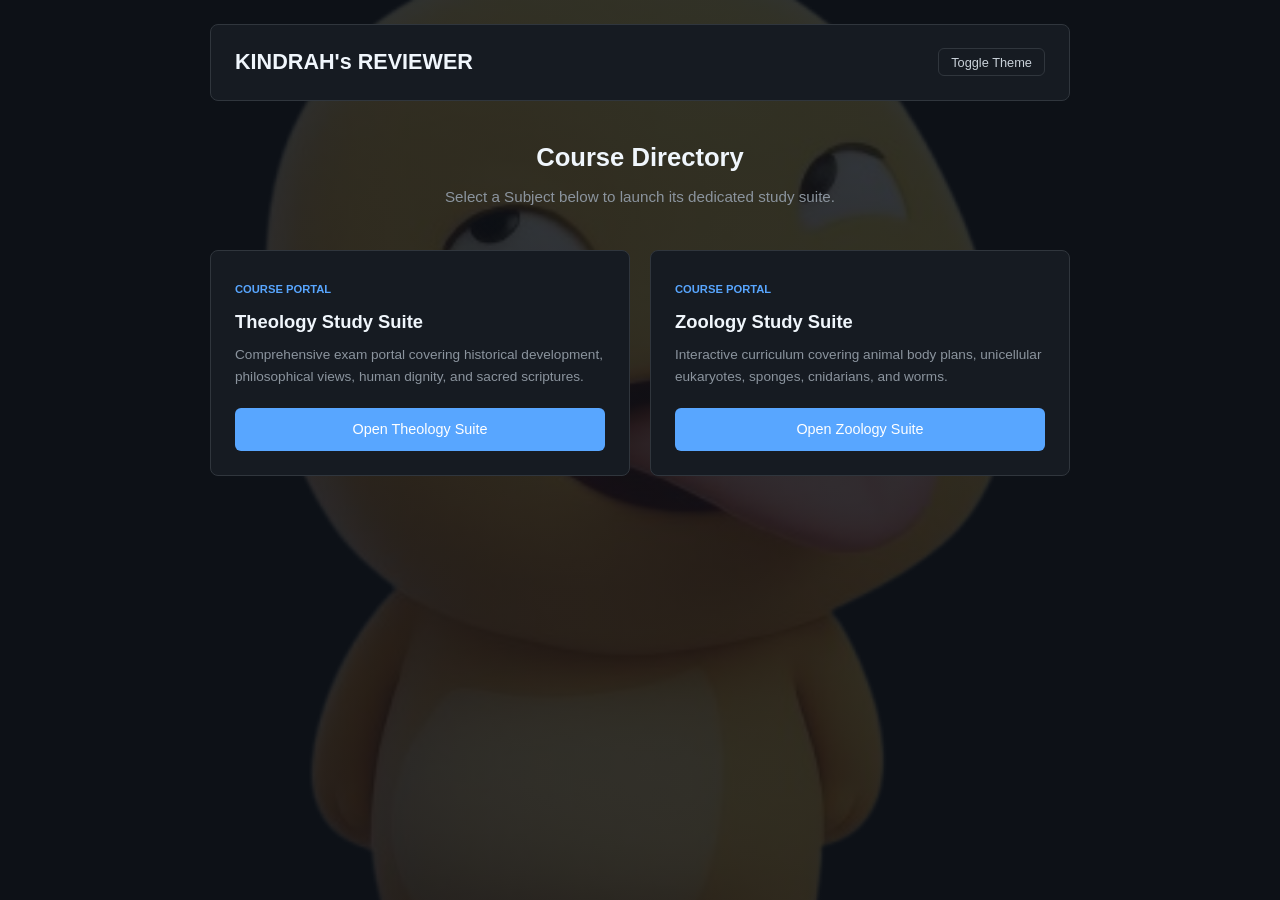
<file: index.html>
<!DOCTYPE html>
<html lang="en">
<head>
  <meta charset="UTF-8" />
  <meta name="viewport" content="width=device-width, initial-scale=1.0" />
  <title>KINDRAH's REVIEWER</title>
  <link rel="icon" type="image/png" href="Assets/logo.png">
  <link rel="stylesheet" href="style.css">
</head>
<body data-theme="dark">

<div class="container">
  <header>
    <h1>KINDRAH's REVIEWER</h1>
    <button class="btn-action-sm" onclick="toggleTheme()">Toggle Theme</button>
  </header>

  <div class="index-hero">
    <h2>Course Directory</h2>
    <p>Select a Subject below to launch its dedicated study suite.</p>
  </div>

  <div class="lesson-grid">
    <!-- Theology Portal Link -->
    <div class="lesson-card">
      <div>
        <span class="lesson-badge">Course Portal</span>
        <h3>Theology Study Suite</h3>
        <p>Comprehensive exam portal covering historical development, philosophical views, human dignity, and sacred scriptures.</p>
      </div>
      <a href="Theology\theology.html" class="btn">Open Theology Suite</a>
    </div>

    <!-- Zoology Portal Link -->
    <div class="lesson-card">
      <div>
        <span class="lesson-badge">Course Portal</span>
        <h3>Zoology Study Suite</h3>
        <p>Interactive curriculum covering animal body plans, unicellular eukaryotes, sponges, cnidarians, and worms.</p>
      </div>
      <a href="Zoology\Zoology.html" class="btn">Open Zoology Suite</a>
    </div>
  </div>
</div>

<script>
  function toggleTheme() {
    const current = document.body.getAttribute("data-theme");
    document.body.setAttribute("data-theme", current === "light" ? "dark" : "light");
  }
</script>

</body>
</html>
</file>
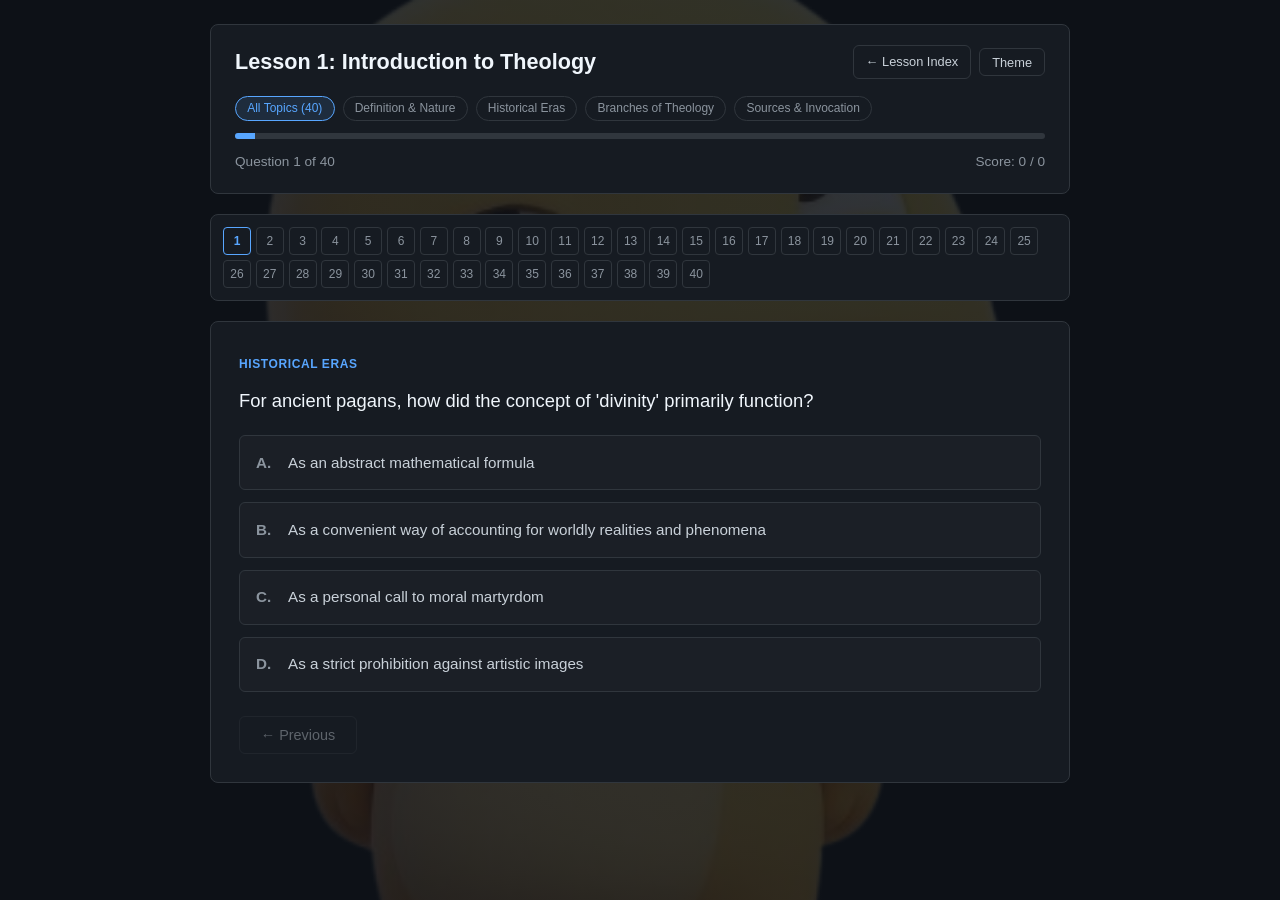
<file: Theology/chapter1.html>
<!DOCTYPE html>
<html lang="en">
<head>
  <meta charset="UTF-8" />
  <meta name="viewport" content="width=device-width, initial-scale=1.0" />
  <title>Lesson 1: Introduction to Theology</title>
  <link rel="stylesheet" href="../style.css">
</head>
<body data-theme="dark">
<div class="container">
  <header>
    <div class="header-top">
      <h1>Lesson 1: Introduction to Theology</h1>
      <div class="nav-actions">
        <a href="theology.html" class="btn-action-sm">← Lesson Index</a>
        <button class="btn-action-sm" onclick="toggleTheme()">Theme</button>
      </div>
    </div>
    <div class="filter-bar" id="category-filters"></div>
    <div class="progress-track"><div class="progress-fill" id="progress-bar"></div></div>
    <div class="meta-status">
      <span id="question-indicator">Question 1 of --</span>
      <span id="score-indicator">Score: 0 / 0</span>
    </div>
  </header>

  <div class="grid-jump" id="grid-jump"></div>

  <div class="card" id="quiz-card">
    <span class="category-badge" id="cat-badge">Category</span>
    <h2 class="question-title" id="question-text">Question Prompt</h2>
    <div class="options-grid" id="options-box"></div>
    <div class="explanation-panel" id="explanation-box"></div>
    <div class="nav-controls">
      <button class="btn btn-secondary" id="prev-btn" onclick="prevQuestion()" disabled>&larr; Previous</button>
      <button class="btn" id="next-btn" onclick="nextQuestion()">Next &rarr;</button>
    </div>
  </div>

  <div class="summary-card" id="summary-card">
    <h2>Lesson 1 Completed</h2>
    <div class="summary-score" id="final-score-display">0%</div>
    <p id="final-remark" style="color: var(--text-muted);"></p>
    <div style="margin-top: 1.5rem; display: flex; gap: 0.75rem; justify-content: center;">
      <a href="theology.html" class="btn btn-secondary" style="text-decoration:none; display:inline-block;">Return to Index</a>
      <button class="btn" onclick="resetQuiz()">Retake Quiz</button>
    </div>
    <div class="review-list" id="review-container"></div>
  </div>
</div>

<script>
const questions = [
  {
    category: "Definition & Nature",
    q: "Etymologically, the word 'theology' is derived from Greek 'theos' and 'logos', meaning:",
    options: ["God and worship", "Any kind of knowledge about God", "Ritual law and prayer", "The mystery of salvation"],
    answer: 1,
    note: "Etymologically, 'theos' = God and 'logos' = knowledge/study, meaning any kind of knowledge about God."
  },
  {
    category: "Definition & Nature",
    q: "What is the essential definition of theology as a formal discipline?",
    options: [
      "Fides quaerens intellectum solum",
      "Scientia de Deo ex revelatione acquisita (a science about God acquired from revealed principles)",
      "Scientia Divina secundum rationem humanam",
      "Exegesis biblica historica"
    ],
    answer: 1,
    note: "The essential definition is 'scientia de Deo ex revelatione acquisita' (a science about God acquired from revealed principles)."
  },
  {
    category: "Historical Eras",
    q: "Which Roman intellectual systematized theology for Roman civic life, viewing religion as a practical tool to unify the Republic and maintain social order?",
    options: ["Cicero", "Varro", "Seneca", "Tacitus"],
    answer: 1,
    note: "Varro (116–27 B.C.) systematized theology for Roman civic and intellectual life to preserve social order."
  },
  {
    category: "Historical Eras",
    q: "In Plato's Republic (379A), what did to 'theologize' (theologein) originally signify?",
    options: [
      "To formulate systematic ecclesiastical dogma",
      "To mythologize, i.e., to tell myths of Olympian gods or explain mysteries through them",
      "To worship Caesar as divine",
      "To defend philosophical monotheism"
    ],
    answer: 1,
    note: "Plato defined theologein as mythologizing; theologians were ancient poets like Homer who composed theogonies."
  },
  {
    category: "Historical Eras",
    q: "What was Plato's philosophical critique of traditional poetic theogonies?",
    options: [
      "Poetry must be banned completely from society without exception",
      "He rejected anthropomorphic and morally flawed depictions of gods; poetry about gods must conform to truth, virtue, and reason",
      "Poets should focus exclusively on empirical mathematics",
      "Only the Emperor should be worshiped by poets"
    ],
    answer: 1,
    note: "Plato rejected anthropomorphic, morally flawed depictions of gods, insisting poetry conform to truth, virtue, and reason."
  },
  {
    category: "Historical Eras",
    q: "Aristotle (Metaphysics 102a19-22) divided science into Physical, Mathematical, and Theological. How did he rank Theological science?",
    options: [
      "Subordinate to Mathematics",
      "A purely subjective art",
      "As supreme or first science, and Wisdom absolutely",
      "As an auxiliary branch of Physics"
    ],
    answer: 2,
    note: "Aristotle considered theological knowledge (episteme) supreme, examining reality through the highest cause and principle: God."
  },
  {
    category: "Historical Eras",
    q: "Why did Aristotle identify theology as 'Wisdom absolutely'?",
    options: [
      "Because it is written in poetic verse",
      "Because it examines everything through the highest cause and principle: God",
      "Because it rejects natural geometry",
      "Because it was the exclusive privilege of Roman emperors"
    ],
    answer: 1,
    note: "For Aristotle, theology is Wisdom absolutely because it examines all things in light of the ultimate cause: God."
  },
  {
    category: "Historical Eras",
    q: "In the Hellenistic Imperial Cult context, how did the meaning of 'theologein' shift?",
    options: [
      "It became synonymous with Socratic dialogue",
      "It shifted to emperor worship—attributing divinity to Caesar, acknowledging him as a god, and praising him as divine",
      "It was transformed into an exegesis of Old Testament texts",
      "It was restricted to temple priests performing sacrifices"
    ],
    answer: 1,
    note: "Under the Imperial Cult, theologein shifted to venerating and worshiping the emperor as divine."
  },
  {
    category: "Historical Eras",
    q: "For ancient pagans, how did the concept of 'divinity' primarily function?",
    options: [
      "As an abstract mathematical formula",
      "As a convenient way of accounting for worldly realities and phenomena",
      "As a personal call to moral martyrdom",
      "As a strict prohibition against artistic images"
    ],
    answer: 1,
    note: "In the pagan mindset, divinity was a functional device to account for worldly occurrences and natural phenomena."
  },
  {
    category: "Historical Eras",
    q: "Why was the term 'theology' only slowly accepted by the early Patristic Church?",
    options: [
      "Because of its strong pagan undertones of mythology and emperor worship",
      "Because early Christians only spoke Latin and not Greek",
      "Because the Roman Senate prohibited the use of the word",
      "Because the Apostles explicitly forbade systematic study"
    ],
    answer: 0,
    note: "The term theologia was slowly Christianized because of its pagan connotations with polytheistic myths and imperial veneration."
  },
  {
    category: "Historical Eras",
    q: "Which early Greek Father abstracted a higher Christian meaning from the pagan sense of 'theology' to apply it to the knowledge of God?",
    options: ["Clement of Alexandria", "Tertullian", "Irenaeus of Lyons", "Ignatius of Antioch"],
    answer: 0,
    note: "Clement of Alexandria abstracted a higher, purified Christian meaning from the pagan concept of theology."
  },
  {
    category: "Historical Eras",
    q: "Origen of Alexandria shifted the term 'theologein' from emperor worship to what Christian confession?",
    options: [
      "To venerate the Roman Senate",
      "To confess Christ as God",
      "To celebrate monastic withdrawal",
      "To debate Greek rhetoricians"
    ],
    answer: 1,
    note: "Origen referred to theology as 'teaching about God and Christ' and shifted theologein to 'to confess Christ as God'."
  },
  {
    category: "Historical Eras",
    q: "Why did Eusebius of Caesarea explicitly bestow the title 'the Theologian' on St. John?",
    options: [
      "Because John was the oldest surviving Apostle",
      "Because of the sublime doctrine about God in his Gospel, deliberately redefining theologia with Christian meaning",
      "Because John studied under Plato in Athens",
      "Because John organized the first Church Council"
    ],
    answer: 1,
    note: "Eusebius completed the Christian sublimation of theological terms, calling St. John 'the Theologian' due to his Gospel's doctrine."
  },
  {
    category: "Historical Eras",
    q: "In De Civitate Dei, St. Augustine critiqued Varro by contrasting pagan gods with the Christian God. How did he describe them?",
    options: [
      "Pagan gods are theoi phusei; Christian God is theos thesei",
      "Pagan gods are gods by convention (theoi thesei); the Christian God is God by nature (theos phusei)",
      "Both systems are identical expressions of divine light",
      "Pagan gods are mythological abstractions; God is pure geometry"
    ],
    answer: 1,
    note: "Augustine critiqued Varro's civic utility, arguing pagan gods were merely conventional (theoi thesei), whereas the true God is God by nature (theos phusei)."
  },
  {
    category: "Historical Eras",
    q: "What was Augustine's primary criticism of Varro's defense of Roman civic religion?",
    options: [
      "Varro wrote in Latin rather than Greek",
      "Varro confused religion with political utility and failed to affirm universal truth or a path to the true God",
      "Varro denied the existence of physical Roman temples",
      "Varro was a Christian heretic"
    ],
    answer: 1,
    note: "Augustine critiqued Varro for subordinating religion to civic utility instead of pursuing universal truth."
  },
  {
    category: "Historical Eras",
    q: "Who defined theology as an ordered treatise/intellectual discipline 'about God himself rather than the theology of the mystery of Christ'?",
    options: ["Peter Abelard", "Anselm of Canterbury", "Bernard of Clairvaux", "Duns Scotus"],
    answer: 0,
    note: "Peter Abelard defined theology as an ordered body of knowledge/discipline about God Himself."
  },
  {
    category: "Historical Eras",
    q: "In St. Thomas Aquinas's distinction, what is 'Scientia Divina' (also called natural theology/first philosophy)?",
    options: [
      "Reflection on revelation accepted by faith and sacra scriptura",
      "Philosophical reflection on God based on natural reason alone, yielding divine knowledge rather than direct knowledge of God",
      "The mystical contemplation of monastic orders",
      "Canon law regulating church sacraments"
    ],
    answer: 1,
    note: "Scientia Divina is philosophical theology rooted in natural reason alone; Scientia Dei is sacred theology rooted in revelation accepted by faith."
  },
  {
    category: "Historical Eras",
    q: "In St. Thomas Aquinas's theology, what characterizes 'Scientia Dei'?",
    options: [
      "It relies exclusively on empirical observation of physics",
      "It is reflection on revealed truth (sacra scriptura) accepted by faith and deepened by reason",
      "It rejects all use of human logic and philosophy",
      "It is concerned strictly with civil statecraft"
    ],
    answer: 1,
    note: "Scientia Dei is sacred theology: reflection on divine revelation received by faith and deepened by reason."
  },
  {
    category: "Historical Eras",
    q: "How did St. Bonaventure describe theology, distinguishing his Franciscan perspective from Aquinas?",
    options: [
      "As a purely mathematical and syllogistic science",
      "As a salvific and practical science of love of God, emphasizing the Will over the Intellect",
      "As an apologetic weapon against secular philosophers",
      "As an empirical investigation into natural physics"
    ],
    answer: 1,
    note: "Bonaventure defined theology as a practical science of love of God, placing the Will above the Intellect."
  },
  {
    category: "Historical Eras",
    q: "The Council of Trent (1545–1563) and the Counter-Reformation culminated in manualistic theology. What was its primary methodology?",
    options: ["Controversialist-apologetic", "Interreligious-syncretic", "Purely sociological", "Ecumenical dialogue"],
    answer: 0,
    note: "Manualistic theology standardized post-Trent seminary education with a strongly controversialist-apologetic focus."
  },
  {
    category: "Historical Eras",
    q: "Where was manualistic theology standardized globally following the Council of Trent?",
    options: [
      "Only in monastic scriptoriums in Italy",
      "In all Catholic Major Seminaries globally",
      "Exclusively in secular German universities",
      "In Protestant theological faculties"
    ],
    answer: 1,
    note: "Post-Trent manualistic theology standardized the curriculum of Catholic Major Seminaries throughout the world."
  },
  {
    category: "Historical Eras",
    q: "How did the Second Vatican Council (Modern Period) transform the perspective of Catholic theology?",
    options: [
      "It revived strict manualistic apologetics against Protestantism",
      "It enabled theology to dialogue amicably with other cultures and sciences, emphasizing complementarity and human life",
      "It discarded Dogmatic theology in favor of pure sociology",
      "It declared philosophy irrelevant to theological study"
    ],
    answer: 1,
    note: "Vatican II moved theology away from defensive apologetics toward amicable dialogue, complementarity with modern sciences, and human flourishing."
  },
  {
    category: "Definition & Nature",
    q: "Why does theology possess the property of being nobler ('Dignior') than other human sciences?",
    options: [
      "Because theologians hold political office in the Church",
      "Because Sacred Theology considers God as the first efficient cause of all things that are the objects of other sciences",
      "Because it does not utilize human logic or language",
      "Because it is the newest academic discipline"
    ],
    answer: 1,
    note: "Theology is 'Dignior' (nobler) because it studies God, who is the first efficient cause of all realities investigated by other disciplines."
  },
  {
    category: "Branches of Theology",
    q: "What is the primary role of Dogmatic (Systematic) Theology?",
    options: [
      "To translate biblical manuscripts into vernacular languages",
      "To systematically treat Christian doctrine, examine articles of faith in harmony with reason, and address philosophical objections",
      "To organize archaeological digs in the Holy Land",
      "To manage diocesan real estate and finances"
    ],
    answer: 1,
    note: "Dogmatic theology systematically treats doctrine, demonstrates harmony between faith and reason, and resolves objections."
  },
  {
    category: "Branches of Theology",
    q: "What is the scope of Christian Anthropology as a branch of Dogmatic Theology?",
    options: [
      "The study of ancient church ruins and archaeological artifacts",
      "Creation and the development of the whole person (body, mind, spiritual powers), including Angelology and Demonology",
      "The statistical census of baptized Christians globally",
      "The biological classification of living organisms"
    ],
    answer: 1,
    note: "Christian Anthropology studies creation and the whole human person, and encompasses Angelology (angels) and Demonology (demons)."
  },
  {
    category: "Branches of Theology",
    q: "Which specific branch of Dogmatic Theology studies the mystery of the Holy Spirit?",
    options: ["Pneumatology", "Soteriology", "Eschatology", "Christology"],
    answer: 0,
    note: "Pneumatology is the theological treatise on the person and mystery of the Holy Spirit."
  },
  {
    category: "Branches of Theology",
    q: "How do Christology and Soteriology differ in systematic theology?",
    options: [
      "Christology studies the Sacraments; Soteriology studies Mary",
      "Christology studies the life and person of Jesus; Soteriology studies Jesus specifically as the Savior and His work of salvation",
      "Christology is Old Testament; Soteriology is New Testament",
      "They are identical with no formal distinction"
    ],
    answer: 1,
    note: "Christology focuses on Jesus' life and person; Soteriology focuses on His salvific mission as Savior."
  },
  {
    category: "Branches of Theology",
    q: "Which theological treatise studies the nature and operation of Grace and Merit?",
    options: ["Theology of Grace", "Mariology", "Ecclesiology", "Angelology"],
    answer: 0,
    note: "Theology of Grace specifically investigates sanctifying grace, actual grace, and merit."
  },
  {
    category: "Branches of Theology",
    q: "What is the subject matter of Eschatology?",
    options: [
      "The historical origins of the Papacy",
      "The study of the last things or the eschaton (death, judgment, heaven, hell)",
      "The validity of liturgical vestments",
      "The transmission of scriptural manuscripts"
    ],
    answer: 1,
    note: "Eschatology studies the 'last things' (the eschaton) and ultimate human destiny."
  },
  {
    category: "Branches of Theology",
    q: "Which branch of Dogmatic Theology studies the nature and efficacy of the seven ritual signs instituted by Christ?",
    options: ["Sacramentology", "Soteriology", "Ecclesiology", "Pneumatology"],
    answer: 0,
    note: "Sacramentology is the dogmatic treatise examining the nature, minister, matter, and form of the Sacraments."
  },
  {
    category: "Branches of Theology",
    q: "How does Biblical Theology primarily conduct its study?",
    options: [
      "Through systematic scholastic manuals without reference to history",
      "Through exegesis, correlating ideas with historical facts, synthesizing them within the history of revelation",
      "Exclusively by translating Hebrew grammar without theological synthesis",
      "By subordinating Scripture entirely to pagan philosophy"
    ],
    answer: 1,
    note: "Biblical Theology works through exegesis, correlates ideas with facts, and synthesizes them within the history of revelation."
  },
  {
    category: "Branches of Theology",
    q: "Which of the following lists the four main chronological periods studied in Historical Theology?",
    options: [
      "Ancient, Classical, Medieval, Post-Modern",
      "Patristic (100–400), Middle Ages & Renaissance (500–1500), Reformation & Post-Reformation (1500–1750), Modern (1750–present)",
      "Apostolic, Crusades, Enlightenment, Contemporary",
      "Old Testament, Intertestamental, New Testament, Apostolic"
    ],
    answer: 1,
    note: "The four periods are: Patristic (100–400), Middle Ages & Renaissance (500–1500), Reformation & Post-Reformation (1500–1750), Modern (1750–present)."
  },
  {
    category: "Branches of Theology",
    q: "What is an essential function of Historical Theology regarding Christian doctrine?",
    options: [
      "Inventing brand new dogmas every century",
      "Identifying essential doctrines that differentiate orthodoxy from heresies and cults",
      "Replacing Scripture with secular Roman law",
      "Limiting theology to the study of ancient coins"
    ],
    answer: 1,
    note: "Historical theology traces doctrine and distinguishes authentic orthodox confessions from historical heresies and cults."
  },
  {
    category: "Branches of Theology",
    q: "Why is Moral Theology defined as the 'science of human freedom'?",
    options: [
      "Because it advocates total political libertarianism",
      "Because it studies human conduct precisely as human—deliberate actions done under the influence of free will directed toward a supernatural destiny",
      "Because it frees man from any religious obligations",
      "Because it studies civil legal codes in democratic states"
    ],
    answer: 1,
    note: "Moral Theology is the science of human freedom, analyzing deliberate human actions guided by faith and reason toward our supernatural end."
  },
  {
    category: "Branches of Theology",
    q: "Practical Theology examines religious practices to align theory and practice. What two key disciplines does it include?",
    options: [
      "Physics and Chemistry",
      "Missiology and Inculturation",
      "Epistemology and Logic",
      "Archaeology and Paleography"
    ],
    answer: 1,
    note: "Practical (Pastoral/Spiritual) Theology includes Missiology (missions) and Inculturation."
  },
  {
    category: "Sources & Invocation",
    q: "What are the two Constitutive Sources of Theology?",
    options: [
      "Human Reason and Civil Law",
      "Sacred Scriptures and Sacred Tradition of the Church",
      "The Popes and Secular Philosophers",
      "Church Architecture and Sacred Art"
    ],
    answer: 1,
    note: "The Constitutive Sources are Sacred Scripture and Sacred Tradition."
  },
  {
    category: "Sources & Invocation",
    q: "Why is Sacred Tradition considered older, fuller, and self-sufficient in relation to Sacred Scripture?",
    options: [
      "Tradition existed since the first parents, predates written Scripture, and the canon of inspired books is recognized through Tradition",
      "The Apostles rejected the written word and only allowed oral speech",
      "Scripture has been lost over time, leaving only Tradition",
      "Tradition was invented by Church Councils in the Middle Ages"
    ],
    answer: 0,
    note: "Tradition predates Scripture, expresses the fullness of revelation, and established the canon of inspired Scripture itself."
  },
  {
    category: "Sources & Invocation",
    q: "Which of the following is classified as an Infallible Interpretative Source of theology?",
    options: [
      "Academic professors of theology",
      "The Church (Ecclesia credens/docens), the Popes (Ordinary Magisterium), and Church Councils (Extraordinary Magisterium)",
      "The Church Fathers acting strictly as private theologians",
      "Secular historians"
    ],
    answer: 1,
    note: "Infallible interpretative sources include the believing and teaching Church, the Ordinary Magisterium of the Popes, and the Extraordinary Magisterium of Councils."
  },
  {
    category: "Sources & Invocation",
    q: "Why are the Fathers of the Church classified under Fallible Interpretative Sources?",
    options: [
      "Because none of their writings survived",
      "When they write as individual private theologians, their personal opinions do not enjoy inherent ecclesial infallibility",
      "Because they were rejected at the Council of Trent",
      "Because they were pagan philosophers"
    ],
    answer: 1,
    note: "When Church Fathers act as individual theological writers, their writings are fallible interpretative sources, distinct from definitive conciliar dogma."
  },
  {
    category: "Sources & Invocation",
    q: "What is the ultimate purpose of the Invocation to the Holy Spirit in theological study?",
    options: [
      "To bypass the need for reading texts or study",
      "To enlighten minds and hearts so actions and understanding align with God's will for His glorification",
      "To receive immediate personal revelations that supersede the Church canon",
      "To debate secular philosophers on equal academic footing"
    ],
    answer: 1,
    note: "The Invocation asks the Holy Spirit to enlighten minds and hearts, granting grace to respond to the Father's love through Christ and align with God's will for His glorification."
  }
];
</script>
<script src="../script.js"></script>
</body>
</html>
</file>
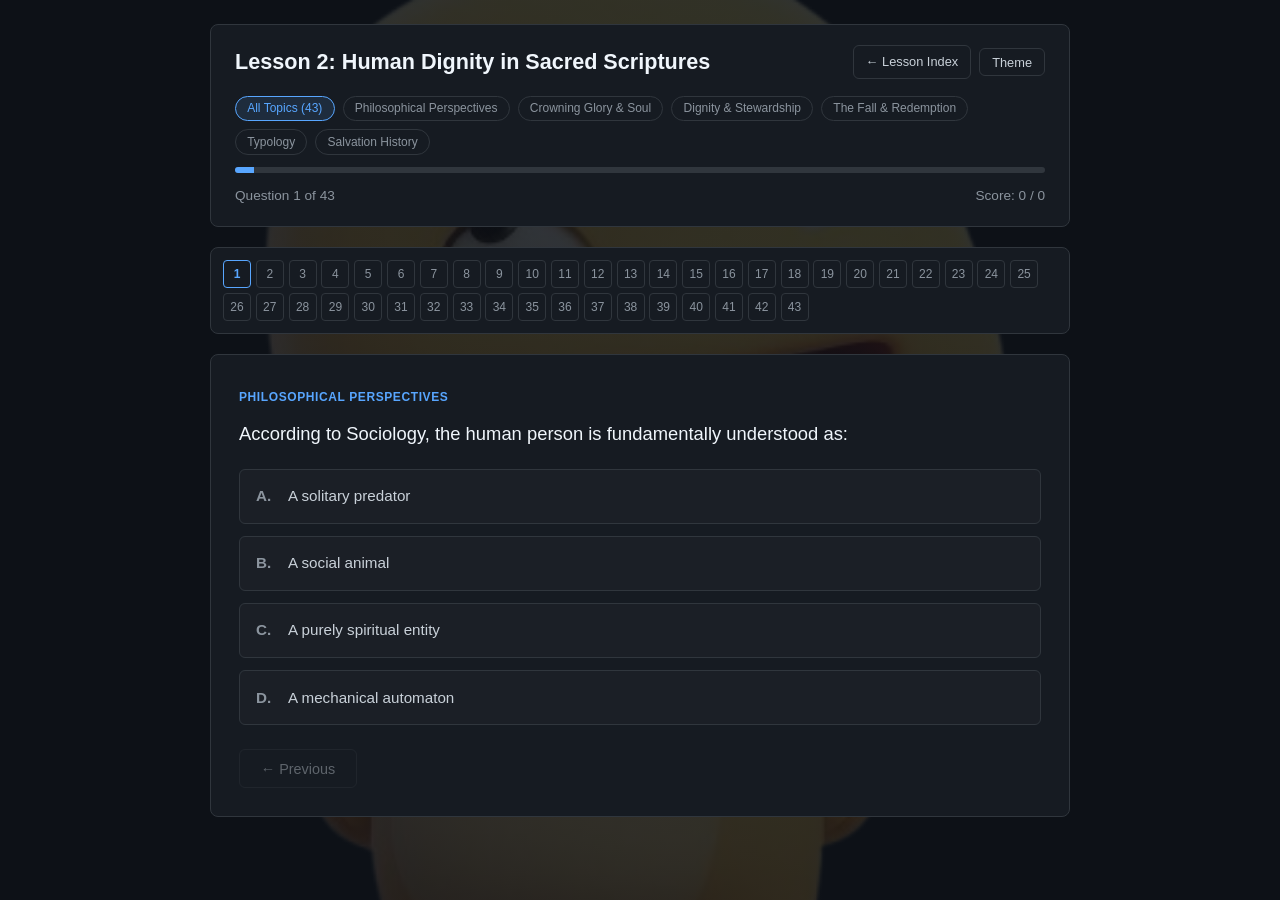
<file: Theology/chapter2.html>
<!DOCTYPE html>
<html lang="en">
<head>
  <meta charset="UTF-8" />
  <meta name="viewport" content="width=device-width, initial-scale=1.0" />
  <title>Lesson 2: Human Dignity</title>
  <link rel="stylesheet" href="../style.css">
</head>
<body data-theme="dark">
<div class="container">
  <header>
    <div class="header-top">
      <h1>Lesson 2: Human Dignity in Sacred Scriptures</h1>
      <div class="nav-actions">
        <a href="theology.html" class="btn-action-sm">← Lesson Index</a>
        <button class="btn-action-sm" onclick="toggleTheme()">Theme</button>
      </div>
    </div>
    <div class="filter-bar" id="category-filters"></div>
    <div class="progress-track"><div class="progress-fill" id="progress-bar"></div></div>
    <div class="meta-status">
      <span id="question-indicator">Question 1 of --</span>
      <span id="score-indicator">Score: 0 / 0</span>
    </div>
  </header>

  <div class="grid-jump" id="grid-jump"></div>

  <div class="card" id="quiz-card">
    <span class="category-badge" id="cat-badge">Category</span>
    <h2 class="question-title" id="question-text">Question Prompt</h2>
    <div class="options-grid" id="options-box"></div>
    <div class="explanation-panel" id="explanation-box"></div>
    <div class="nav-controls">
      <button class="btn btn-secondary" id="prev-btn" onclick="prevQuestion()" disabled>&larr; Previous</button>
      <button class="btn" id="next-btn" onclick="nextQuestion()">Next &rarr;</button>
    </div>
  </div>

  <div class="summary-card" id="summary-card">
    <h2>Lesson 2 Completed</h2>
    <div class="summary-score" id="final-score-display">0%</div>
    <p id="final-remark" style="color: var(--text-muted);"></p>
    <div style="margin-top: 1.5rem; display: flex; gap: 0.75rem; justify-content: center;">
      <a href="theology.html" class="btn btn-secondary" style="text-decoration:none; display:inline-block;">Return to Index</a>
      <button class="btn" onclick="resetQuiz()">Retake Quiz</button>
    </div>
    <div class="review-list" id="review-container"></div>
  </div>
</div>

<script>
const questions = [
  {
    category: "Philosophical Perspectives",
    q: "According to Sociology, the human person is fundamentally understood as:",
    options: ["A solitary predator", "A social animal", "A purely spiritual entity", "A mechanical automaton"],
    answer: 1,
    note: "Sociology defines the human person essentially as a social animal, living in interdependent relationships."
  },
  {
    category: "Philosophical Perspectives",
    q: "In Anatomy, the physical human person is characterized as consisting of which cranial lobes?",
    options: [
      "Frontal, parietal, occipital, and temporal lobes",
      "Cerebellar, medulla, and spinal lobes",
      "Cerebral and axial cortex only",
      "Optic and auditory vesicles"
    ],
    answer: 0,
    note: "Anatomically, the human brain structure consists of the frontal, parietal, occipital, and temporal lobes."
  },
  {
    category: "Philosophical Perspectives",
    q: "Which Stoic philosopher stated: 'We are members of one great body, planted by nature... we must consider that we were born for the good of the whole'?",
    options: ["Marcus Aurelius", "Lucius Seneca", "Epictetus", "Cicero"],
    answer: 1,
    note: "Lucius Seneca asserted our social solidarity: we were born to contribute for the betterment of society as one great body."
  },
  {
    category: "Philosophical Perspectives",
    q: "Who coined the phrase 'Homo homini lupus est' (Man is a wolf to man), noting that without laws, morals, and virtues, man has the capacity for brutality?",
    options: ["Titus Plautus", "Thomas Hobbes", "Niccolo Machiavelli", "Julius Caesar"],
    answer: 0,
    note: "Titus Plautus coined 'Homo homini lupus est'—highlighting man's capacity for good and evil, becoming a wolf in the absence of moral laws."
  },
  {
    category: "Philosophical Perspectives",
    q: "St. Thomas Aquinas defined human persons as having a rational nature specifically by virtue of which two faculties?",
    options: [
      "Instinct and Locomotion",
      "Intellect and Free Will",
      "Memory and Physical Strength",
      "Sensory Perception and Emotion"
    ],
    answer: 1,
    note: "Aquinas defined the human person as an individual substance of a rational nature, endowed with intellect and free will."
  },
  {
    category: "Philosophical Perspectives",
    q: "Which Renaissance political thinker described men as 'fickle, ungrateful, deceivers, avoiders of danger, and greedy for gain'?",
    options: ["Thomas Hobbes", "Niccolo Machiavelli", "Desiderius Erasmus", "Thomas More"],
    answer: 1,
    note: "Niccolo Machiavelli portrayed fallen human nature pessimistically in The Prince as fickle, ungrateful, and greedy."
  },
  {
    category: "Philosophical Perspectives",
    q: "Rene Descartes formulated the foundational philosophical dictum 'Cogito ergo sum', meaning:",
    options: [
      "I act, therefore I am moral",
      "I think, therefore I am",
      "I believe, therefore I understand",
      "I suffer, therefore I exist"
    ],
    answer: 1,
    note: "'Cogito ergo sum' translates to 'I think, therefore I am', establishing existence upon rational consciousness."
  },
  {
    category: "Philosophical Perspectives",
    q: "What did Descartes imply about beings that do not possess rational thought?",
    options: [
      "They are automatically elevated to angels",
      "From an epistemic stance of rational consciousness, 'those who do not think, are those who do not exist' in conscious self-reflection",
      "They possess supernatural intuition",
      "They have higher moral accountability than humans"
    ],
    answer: 1,
    note: "Descartes' rationalism grounded certainty of existence in the conscious exercise of thought."
  },
  {
    category: "Philosophical Perspectives",
    q: "Who famously wrote that the natural state of man is 'solitary, poor, nasty, brutish, and short', necessitating government?",
    options: ["Thomas Hobbes", "John Locke", "Jean-Jacques Rousseau", "Albert Camus"],
    answer: 0,
    note: "Thomas Hobbes in Leviathan described man's condition in the state of nature as solitary, poor, nasty, brutish, and short."
  },
  {
    category: "Philosophical Perspectives",
    q: "Which existentialist thinker observed that 'Man is the only creature who refuses to be what he is'?",
    options: ["Jean-Paul Sartre", "Albert Camus", "Friedrich Nietzsche", "Soren Kierkegaard"],
    answer: 1,
    note: "Albert Camus noted man's defiance and struggle against his inherent limits: 'Man is the only creature who refuses to be what he is.'"
  },
  {
    category: "Crowning Glory & Soul",
    q: "Why is being created in the 'image and likeness of God' described as both a 'gift and a task'?",
    options: [
      "Because the image is destroyed at death",
      "Because the image is our intrinsic nature (gift), while the likeness diminishes whenever we sin and must be cultivated through virtue (task)",
      "Because we must physically reconstruct the Garden of Eden",
      "Because angels can revoke it at any time"
    ],
    answer: 1,
    note: "Image is our inalienable intrinsic nature (gift), whereas likeness is moral alignment with God, which diminishes through sin (task)."
  },
  {
    category: "Crowning Glory & Soul",
    q: "What are the 'Two Superpowers' of human beings mentioned in Christian anthropology?",
    options: [
      "Instinct and Emotion",
      "Intellect (making us rational beings) and Free Will (making us moral beings)",
      "Immortality and Bilocation",
      "Physical Agility and Sensation"
    ],
    answer: 1,
    note: "Intellect makes us rational beings, and Free Will makes us moral beings."
  },
  {
    category: "Crowning Glory & Soul",
    q: "St. Thomas Aquinas described humans as 'embodied spirits' through the philosophical framework of Hylemorphism, meaning:",
    options: [
      "The body is an evil prison for the spirit",
      "We are a substantial union of body (matter/hyle) and soul (form/morphe), separated only by death",
      "The soul is an illusion produced by brain chemistry",
      "Man transforms into an angel after death"
    ],
    answer: 1,
    note: "Hylemorphism holds that humans are substantial unities of matter (body) and substantial form (soul); only death separates them."
  },
  {
    category: "Crowning Glory & Soul",
    q: "How is the soul formally defined in classical Thomistic philosophy?",
    options: [
      "A spark of light trapped in the heart",
      "Primus actus corporis physici organici (the first act of a physical organic body; the principle of life)",
      "A ghost operating physical brain lobes",
      "The psychological memory of personal experiences"
    ],
    answer: 1,
    note: "The soul is 'primus actus corporis physici organici'—the first act of a physical organic body, making living beings 'besoulled'."
  },
  {
    category: "Crowning Glory & Soul",
    q: "In classical philosophy, which beings are considered 'besoulled beings'?",
    options: [
      "Only humans and angels",
      "Any being that manifests life and performs vital operations",
      "Only beings that possess free will",
      "Only minerals with crystalline symmetry"
    ],
    answer: 1,
    note: "Any being that manifests life performs vital operations through an animating principle (soul) and is therefore besoulled."
  },
  {
    category: "Crowning Glory & Soul",
    q: "In the Aristotelian-Thomistic Hierarchy of Being (Scala Naturae), how does the human soul differ from animal and plant souls upon death?",
    options: [
      "Human souls perish immediately with the body",
      "Human souls are rational and immortal (living on after death), whereas animal and vegetative souls die with the organism",
      "Plant souls reincarnate into animals",
      "All souls are immortal without distinction"
    ],
    answer: 1,
    note: "Humans possess a rational/immortal soul that endures past death, unlike sentient (animal) and vegetative (plant) souls."
  },
  {
    category: "Crowning Glory & Soul",
    q: "What vital operations are characteristic of a 'Vegetative Soul' (found in plants)?",
    options: [
      "Sensation and Locomotion",
      "Growth, Nutrition, and Reproduction",
      "Intellection and Volition",
      "Visceral dreaming and moral choices"
    ],
    answer: 1,
    note: "The vegetative soul governs basic vital biological functions: nutrition, growth, and reproduction."
  },
  {
    category: "Crowning Glory & Soul",
    q: "Which operations are characteristic of a 'Sentient Soul' (found in animals)?",
    options: [
      "Only nutrition and intellection",
      "Growth, Nutrition, Reproduction, Sensation, and Locomotion",
      "Volition and abstract mathematics",
      "Immortality and sanctifying grace"
    ],
    answer: 1,
    note: "Animals possess sentient souls, adding sensation (internal/external) and locomotion to vegetative powers."
  },
  {
    category: "Crowning Glory & Soul",
    q: "Which of the following lists operations unique to humans on the earthly Scala Naturae (not shared with animals or plants)?",
    options: [
      "Nutrition and Growth",
      "Reproduction and Locomotion",
      "Intellection and Volition (Free Will)",
      "External Sensation and Visceral Instinct"
    ],
    answer: 2,
    note: "Intellection (abstract thought) and Volition (Free Will) are exclusive to rational beings (humans)."
  },
  {
    category: "Crowning Glory & Soul",
    q: "What are the internal senses of human sensation as distinguished from external senses (sight, hearing, etc.)?",
    options: [
      "Telepathy and clairvoyance",
      "Visceral sensations, dreaming, instincts, and emotions",
      "Metaphysics and syllogism",
      "Concupiscence and infused knowledge"
    ],
    answer: 1,
    note: "Internal senses include visceral sensations, dreaming, instincts, and emotions."
  },
  {
    category: "Crowning Glory & Soul",
    q: "Why are humans considered the 'crowning glory' of God's creation rather than angels, who possess greater natural spiritual power?",
    options: [
      "Because humans built churches and temples on earth",
      "Because of the Incarnation of Jesus Christ: God became human, thereby elevating human nature above the angels",
      "Because humans outnumber angels",
      "Because angels were never given free will"
    ],
    answer: 1,
    note: "Through the Incarnation, God became Man in Jesus Christ, elevating human nature and dignity above all created beings."
  },
  {
    category: "Crowning Glory & Soul",
    q: "What was Lucifer's fundamental mistake according to theological tradition?",
    options: [
      "Refusing to participate in the physical creation of earth",
      "Looking down upon Jesus and humans in pride, believing angels were naturally higher and refusing to bow to God incarnate",
      "Wanting to be an animal instead of a spirit",
      "Creating the Tree of Knowledge"
    ],
    answer: 1,
    note: "Lucifer's pride led him to look down upon human nature and reject God's plan to elevate humanity in Jesus Christ."
  },
  {
    category: "Dignity & Stewardship",
    q: "How does 'Intrinsic Dignity' differ from 'Extrinsic Dignity' in theological anthropology?",
    options: [
      "Intrinsic is earned through education; Extrinsic is given at baptism",
      "Intrinsic is rooted in being created in God's image and likeness (inalienable); Extrinsic is based on outward status, power, and authority",
      "Intrinsic applies only to priests; Extrinsic applies to citizens",
      "There is no difference in Christian theology"
    ],
    answer: 1,
    note: "Intrinsic dignity is inborn, permanent, and rooted in God's image; extrinsic dignity is temporary and tied to social status or authority."
  },
  {
    category: "Dignity & Stewardship",
    q: "What does human stewardship over God's creation entail?",
    options: [
      "Unrestricted exploitation of all natural resources",
      "Caring for, preserving, and cultivating the world as responsible representatives of the Creator",
      "Worshiping nature as divine",
      "Leaving nature entirely untouched without agriculture or architecture"
    ],
    answer: 1,
    note: "Stewardship is caring for and cultivating the world in loving responsibility to God."
  },
  {
    category: "Dignity & Stewardship",
    q: "In Genesis 1, what repetitive phrase evaluates creation on Days 1 through 5?",
    options: [
      "'And God saw that it was flawed'",
      "'And God saw that it was good'",
      "'And God commanded the angels to rule'",
      "'And the earth remained silent'"
    ],
    answer: 1,
    note: "At each stage of creation (Days 1 to 5), Scripture affirms: 'and God saw that it was good'."
  },
  {
    category: "Dignity & Stewardship",
    q: "In Genesis 2:18-23, why did God declare 'It is not good for man to be alone', leading to the creation of woman?",
    options: [
      "Adam was physically incapable of gardening",
      "The animals were not suitable partners; man required an equal companion capable of mutual relational communion ('bone of my bones')",
      "God had forgotten to create other beings",
      "Adam asked to be turned into an angel"
    ],
    answer: 1,
    note: "Animals could not be equal relational partners for Adam. Eve was created as an equal companion in dignity ('bone of my bones, flesh of my flesh')."
  },
  {
    category: "Dignity & Stewardship",
    q: "What was Adam's exclamation upon meeting Eve in Genesis 2:23?",
    options: [
      "'Behold, an angel from the heavens'",
      "'This one, at last, is bone of my bones and flesh of my flesh; this one shall be called woman'",
      "'Rule over the animals with me'",
      "'Let us hide from the Creator'"
    ],
    answer: 1,
    note: "Adam recognized their shared nature: 'This one, at last, is bone of my bones and flesh of my flesh...'"
  },
  {
    category: "The Fall & Redemption",
    q: "In the State of Original Justice before the Fall, which three Preternatural Gifts did God bestow on Adam and Eve?",
    options: [
      "Wealth, Political Power, and Invisibility",
      "Infused Knowledge, Impassibility (absence of concupiscence), and Immortality",
      "Omnipotence, Omniscience, and Omnipresence",
      "Angelic Wings, Transfiguration, and Prophecy"
    ],
    answer: 1,
    note: "The three preternatural gifts were Infused Knowledge, Impassibility (freedom from concupiscence/suffering), and Immortality."
  },
  {
    category: "The Fall & Redemption",
    q: "How did St. Thomas Aquinas define concupiscence resulting from the loss of preternatural gifts?",
    options: [
      "A total annihilation of the human mind",
      "A disorder in our natural appetites, inclining humanity toward the capital sins",
      "An infection of physical blood cells",
      "A temporary lack of biological nutrition"
    ],
    answer: 1,
    note: "Aquinas defined concupiscence as a disorder in the natural appetites where passions rebel against right reason."
  },
  {
    category: "The Fall & Redemption",
    q: "How is Original Sin defined in Christian theology?",
    options: [
      "A personal crime committed in a previous reincarnated life",
      "Being born into the fallen, sinful condition of the world, separated from Original Justice",
      "The biological inability to read scripture",
      "A myth with no real effects on human freedom"
    ],
    answer: 1,
    note: "Original Sin is the inherited state of fallenness and deprivation of original holiness into which all humans are born."
  },
  {
    category: "The Fall & Redemption",
    q: "What sacrament initially washes away the guilt of Original Sin, initiating the human person into grace?",
    options: ["Holy Orders", "Baptism", "Matrimony", "Anointing of the Sick"],
    answer: 1,
    note: "Baptism washes away original sin, infusing sanctifying grace, although concupiscence remains as an inclination to struggle against."
  },
  {
    category: "The Fall & Redemption",
    q: "When will the lost preternatural gifts (such as full impassibility and bodily immortality) be completely restored to redeemed humanity?",
    options: [
      "During early childhood",
      "Only in Heaven / at the Parousia (the Second Coming)",
      "When secular political governments unite",
      "Immediately upon entering college"
    ],
    answer: 1,
    note: "Full restoration of immortality and impassibility occurs only eschatologically in the resurrection of the just at the Parousia."
  },
  {
    category: "The Fall & Redemption",
    q: "What is the meaning and significance of the 'Protoevangelium' in Genesis 3:15 ('I will put enmity between you and the woman...')?",
    options: [
      "A curse destroying humanity forever without hope",
      "The 'First Gospel'—the initial biblical promise of salvation where the offspring of the woman (Christ) will crush the serpent's head",
      "The institution of the Old Testament dietary laws",
      "A historical chronicle of the building of the Ark"
    ],
    answer: 1,
    note: "Protoevangelium (First Gospel) is God's first promise of redemption, fulfilled when Jesus (seed of the woman) conquers Satan."
  },
  {
    category: "The Fall & Redemption",
    q: "Why is the Blessed Virgin Mary understood as having a unique role in the Protoevangelium?",
    options: [
      "She was conceived without original sin (Immaculate Conception) to be the woman at total enmity with Satan",
      "She wrote the book of Genesis",
      "She led an army against the Roman Empire",
      "She replaced the Apostles as high priest"
    ],
    answer: 0,
    note: "Mary, conceived without original sin, is the woman whose offspring (Jesus) defeats the power of the serpent."
  },
  {
    category: "Typology",
    q: "In biblical hermeneutics, what is 'Typology'?",
    options: [
      "The study of printing fonts in ancient Bibles",
      "A method of interpretation where an Old Testament element (type) prefigures a New Testament fulfillment (antitype)",
      "Categorizing sins into venial and mortal",
      "Classifying angels into nine choirs"
    ],
    answer: 1,
    note: "Typology recognizes Old Testament figures and events (types) as prefiguring New Testament realities (antitypes)."
  },
  {
    category: "Typology",
    q: "In biblical typology, what is the New Testament 'antitype' to the Old Testament 'Tree of Knowledge of Good and Evil'?",
    options: [
      "The Jordan River",
      "The Cross of Christ (Tree of Life)",
      "The Temple of Jerusalem",
      "The Ark of the Covenant"
    ],
    answer: 1,
    note: "The Tree of Knowledge (instrument of sin and death) is fulfilled by the Cross of Christ (Tree of Life and salvation)."
  },
  {
    category: "Typology",
    q: "What are the New Testament antitypical gardens corresponding to the Old Testament Garden of Eden?",
    options: [
      "Babylon and Nineveh",
      "Gethsemane (prayer and obedience) and Golgotha (redemption)",
      "Rome and Athens",
      "Alexandria and Antioch"
    ],
    answer: 1,
    note: "Where Adam fell in the Garden of Eden, Christ offered obedience in the Garden of Gethsemane and conquered death at Golgotha."
  },
  {
    category: "Typology",
    q: "Which angelic messenger stands as the antitype in the New Testament to the fallen angel (Satan) in the Garden of Eden?",
    options: ["Michael", "Archangel Gabriel (at the Annunciation)", "Raphael", "Uriel"],
    answer: 1,
    note: "Satan brought words of deception to Eve; Gabriel brought words of divine truth and salvation to Mary."
  },
  {
    category: "Typology",
    q: "Why is the Blessed Virgin Mary typologically designated as the 'New Eve'?",
    options: [
      "Because she lived in the Garden of Eden",
      "Because her obedience and 'fiat' at the Annunciation untied the knot of disobedience caused by the first Eve",
      "Because she was older than Sarah and Rachel",
      "Because she wrote the Protoevangelium"
    ],
    answer: 1,
    note: "Eve brought disobedience and death through deception; Mary (the New Eve) brought obedience and life by consenting to bear Christ."
  },
  {
    category: "Typology",
    q: "Why is Jesus Christ typologically designated as the 'New Adam'?",
    options: [
      "He was made of clay from the earth",
      "Where the first Adam brought sin, division, and death through disobedience, Jesus brought life, grace, and reconciliation through obedience",
      "He had no ancestors",
      "He was the first king of Israel"
    ],
    answer: 1,
    note: "St. Paul and Christian theology designate Christ as the New Adam, reversing Adam's fall through perfect obedience to the Father."
  },
  {
    category: "Salvation History",
    q: "How did the event of the Tower of Babel transform the fallen human condition in Salvation History?",
    options: [
      "It reconciled all human languages into Latin",
      "From 'brothers against brothers' (Cain and Abel), it led to prideful rebellion, language confusion, diaspora, and 'nations against nations'",
      "It established the first Church council",
      "It resulted in the worldwide flood of Noah"
    ],
    answer: 1,
    note: "Babel represents human pride resulting in language division, dispersion (diaspora), and strife between nations."
  },
  {
    category: "Salvation History",
    q: "Why is Abraham called the 'Father of All Nations' in salvation history?",
    options: [
      "He conquered the Roman Empire",
      "Through Sarah (Isaac & the Israelites), Hagar (Ishmael & the Islamic/Arab nations), and Keturah (eastern peoples), God made him father of many peoples",
      "He was the first man created by God",
      "He translated the scriptures into Greek"
    ],
    answer: 1,
    note: "God promised Abraham he would father many nations—realized historically through Isaac, Ishmael, and his sons with Keturah."
  },
  {
    category: "Salvation History",
    q: "Theological Recapitulation means Jesus fulfills and sums up all Old Testament figures. Which pair correctly reflects this fulfillment?",
    options: [
      "New Moses because Jesus gave new architectural blueprints for temples",
      "New Moses because Moses gave the 10 Commandments, whereas Jesus IS the living Law; New Elijah because Jesus is the subject of all prophecy",
      "New Noah because Jesus built a wooden boat in Galilee",
      "New David because Jesus commanded a military battalion against Rome"
    ],
    answer: 1,
    note: "Jesus is the New Moses (He is the divine Law itself), New Elijah (subject of all prophecy), New Abraham (gathers all nations), and New Adam."
  }
];
</script>
<script src="../script.js"></script>
</body>
</html>
</file>
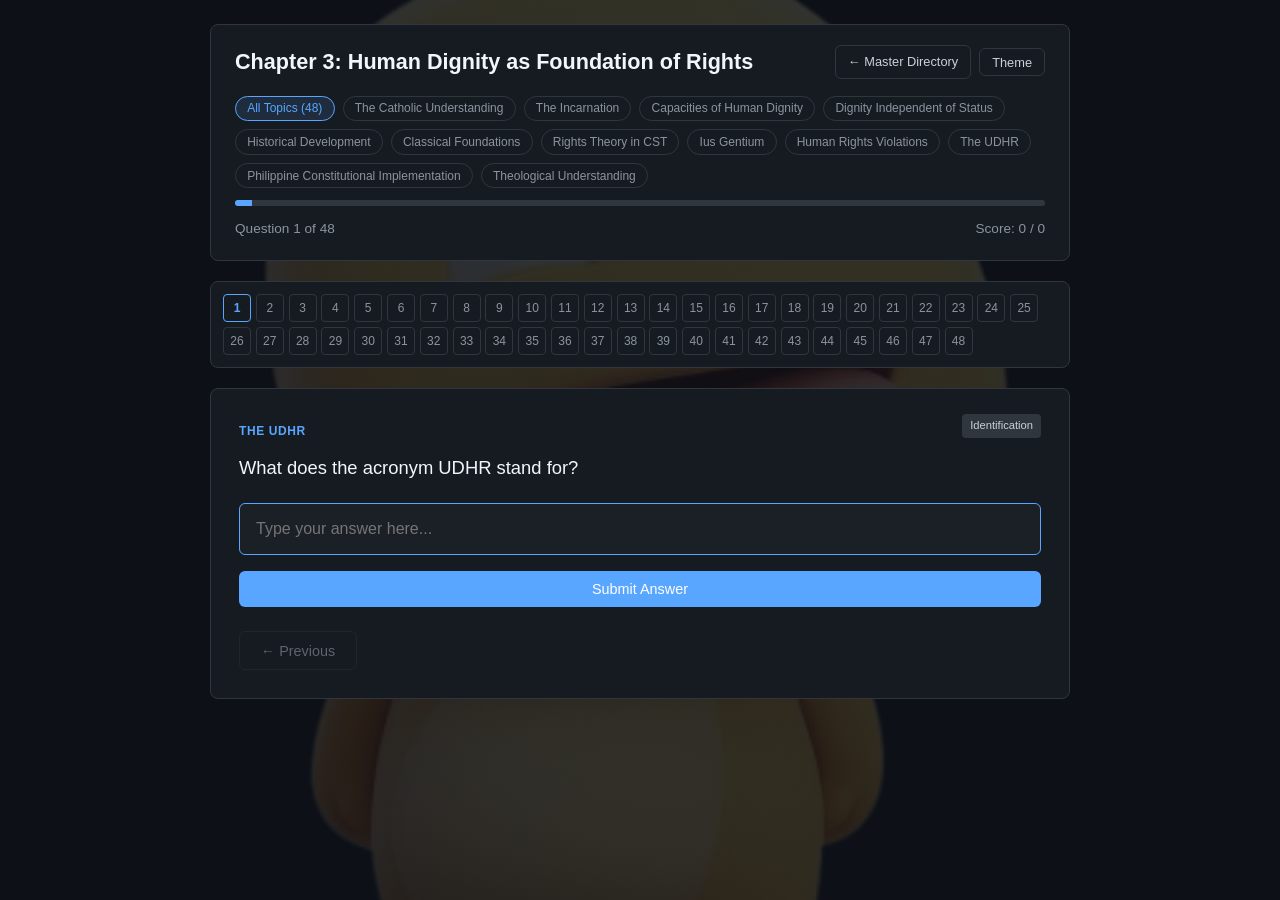
<file: Theology/chapter3.html>
<!DOCTYPE html>
<html lang="en">
<head>
  <meta charset="UTF-8" />
  <meta name="viewport" content="width=device-width, initial-scale=1.0" />
  <title>Chapter 3: Human Dignity as the Foundation of Human Rights</title>
  <link rel="stylesheet" href="../style.css">
</head>
<body data-theme="dark">
<div class="container">
  <header>
    <div class="header-top">
      <h1>Chapter 3: Human Dignity as Foundation of Rights</h1>
      <div class="nav-actions">
        <a href="theology.html" class="btn-action-sm">← Master Directory</a>
        <button class="btn-action-sm" onclick="toggleTheme()">Theme</button>
      </div>
    </div>
    <div class="filter-bar" id="category-filters"></div>
    <div class="progress-track"><div class="progress-fill" id="progress-bar"></div></div>
    <div class="meta-status">
      <span id="question-indicator">Question 1 of --</span>
      <span id="score-indicator">Score: 0 / 0</span>
    </div>
  </header>

  <div class="grid-jump" id="grid-jump"></div>

  <div class="card" id="quiz-card">
    <div>
      <span class="category-badge" id="cat-badge">Category</span>
      <span class="type-badge" id="type-badge">Multiple Choice</span>
    </div>
    <h2 class="question-title" id="question-text">Question Prompt</h2>
    
    <!-- MCQ Container -->
    <div class="options-grid" id="options-box" style="display: none;"></div>

    <!-- Identification Container -->
    <div class="ident-container" id="ident-box" style="display: none;">
      <input type="text" id="ident-input" class="ident-input" placeholder="Type your answer here..." autocomplete="off" />
      <button id="check-btn" class="btn" onclick="checkIdentAnswer()">Submit Answer</button>
    </div>

    <div class="explanation-panel" id="explanation-box"></div>
    
    <div class="nav-controls">
      <button class="btn btn-secondary" id="prev-btn" onclick="prevQuestion()" disabled>&larr; Previous</button>
      <button class="btn btn-secondary" id="next-btn" onclick="nextQuestion()" style="display: none;">Next &rarr;</button>
    </div>
  </div>

  <div class="summary-card" id="summary-card">
    <h2>Chapter 3 Completed</h2>
    <div class="summary-score" id="final-score-display">0%</div>
    <p id="final-remark" style="color: var(--text-muted);"></p>
    <div style="margin-top: 1.5rem; display: flex; gap: 0.75rem; justify-content: center;">
      <a href="../index.html" class="btn btn-secondary" style="text-decoration:none; display:inline-block;">Return Home</a>
      <button class="btn" onclick="resetQuiz()">Retake Quiz</button>
    </div>
    <div class="review-list" id="review-container"></div>
  </div>
</div>

<script>
// Comprehensive Hybrid Data Structure for Chapter 3
const questions = [
  // SECTION 1: The Catholic Understanding of Human Dignity & Capacities
  {
    type: "ident",
    category: "The Catholic Understanding",
    q: "What Latin term refers to the concept that human beings possess inherent dignity because they are created in the image and likeness of God?",
    accepted: ["imago dei", "imago"],
    displayAnswer: "Imago Dei",
    note: "Human beings possess inherent dignity because they are created in the image and likeness of God (imago Dei)."
  },
  {
    type: "mcq",
    category: "The Catholic Understanding",
    q: "According to St. Thomas Aquinas (Summa Theologiae, I, q. 93), the nature of an image consists in this: that man ______ God.",
    options: ["replaces", "imitates", "competes with", "ignores"],
    answer: 1,
    note: "'The nature of an image consists in this: that man imitates God.' — St. Thomas Aquinas"
  },
  {
    type: "mcq",
    category: "The Catholic Understanding",
    q: "Which characteristic of human dignity means that human beings are born with it?",
    options: ["Universal", "Inviolable", "Innate", "Inalienable"],
    answer: 2,
    note: "Innate: Human beings are born with dignity."
  },
  {
    type: "ident",
    category: "The Catholic Understanding",
    q: "What characteristic of human dignity means that it cannot be taken away from any person?",
    accepted: ["inalienable"],
    displayAnswer: "Inalienable",
    note: "Inalienable means it cannot be taken away from any person."
  },
  {
    type: "ident",
    category: "The Catholic Understanding",
    q: "What characteristic of human dignity means that it cannot be violated or compromised?",
    accepted: ["inviolable"],
    displayAnswer: "Inviolable",
    note: "Inviolable means it cannot be violated or compromised."
  },
  {
    type: "mcq",
    category: "The Incarnation",
    q: "For St. Leo the Great, what divine event reveals the true measure of human dignity?",
    options: ["The creation of the Garden of Eden", "The writing of the Ten Commandments", "The Incarnation of Christ", "The preaching of the Apostles"],
    answer: 2,
    note: "For St. Leo the Great, the Incarnation of Christ reveals the true measure of human dignity."
  },
  {
    type: "ident",
    category: "The Incarnation",
    q: "What does St. Leo the Great's famous quote 'Agnosce, O Christiane, dignitatem tuam' translate to?",
    accepted: ["christian recognize your dignity", "christian, recognize your dignity", "recognize your dignity"],
    displayAnswer: "Christian, recognize your dignity.",
    note: "Agnosce, O Christiane, dignitatem tuam means 'Christian, recognize your dignity.'"
  },
  {
    type: "ident",
    category: "Capacities of Human Dignity",
    q: "Which of the three interconnected capacities of human dignity (intellectus) refers to the capacity to know truth?",
    accepted: ["intellect", "intellectus"],
    displayAnswer: "Intellect (intellectus)",
    note: "Intellect (intellectus) is the capacity to know truth."
  },
  {
    type: "ident",
    category: "Capacities of Human Dignity",
    q: "Which of the three interconnected capacities of human dignity (liberum arbitrium) refers to the capacity to choose the good?",
    accepted: ["freedom", "free will", "liberum arbitrium"],
    displayAnswer: "Freedom (liberum arbitrium)",
    note: "Freedom (liberum arbitrium) is the capacity to choose the good."
  },
  {
    type: "ident",
    category: "Capacities of Human Dignity",
    q: "Which of the three interconnected capacities of human dignity allows a person to act as a responsible moral agent?",
    accepted: ["self-direction", "self direction", "per se potestativum"],
    displayAnswer: "Self-direction (per se potestativum)",
    note: "Self-direction (per se potestativum) is the capacity to act as a responsible moral agent."
  },
  {
    type: "mcq",
    category: "Dignity Independent of Status",
    q: "According to Catholic teaching, the dignity of the human person is principally determined by:",
    options: [
      "What a person possesses and produces.",
      "The social contributions a person makes.",
      "What the human person IS (a rational creature made in the image of God).",
      "The legal rights granted by the State."
    ],
    answer: 2,
    note: "It arises from what the human person is: a rational creature made in the image of God, not what they possess or produce."
  },

  // SECTION 2: Historical Development
  {
    type: "ident",
    category: "Historical Development",
    q: "Which Dominican friar supplied the systematic theological-juridical framework for indigenous rights, stating that unbelief does not destroy natural rights?",
    accepted: ["francisco de vitoria", "vitoria"],
    displayAnswer: "Francisco de Vitoria",
    note: "Francisco de Vitoria supplied the framework, stating that unbelief is not an impediment to natural rights and dominion."
  },
  {
    type: "mcq",
    category: "Historical Development",
    q: "What was Francisco de Vitoria's central teaching regarding unbelief and property rights?",
    options: [
      "Unbelief legally forfeits all property to the Crown.",
      "Unbelief is not an impediment to someone being a true owner.",
      "Non-Christians must be baptized before owning property.",
      "Indigenous peoples are legitimate objects of conquest regardless of belief."
    ],
    answer: 1,
    note: "Infidelitas non est impedimentum: 'Unbelief is not an impediment to someone being a true owner'."
  },
  {
    type: "ident",
    category: "Historical Development",
    q: "Which Dominican friar famously debated Juan Ginés de Sepúlveda in the Valladolid debate of 1550–1551?",
    accepted: ["bartolome de las casas", "las casas", "bartolome las casas"],
    displayAnswer: "Bartolomé de las Casas",
    note: "Bartolomé de las Casas was famous for the Valladolid debate of 1550–1551, opposing Juan Ginés de Sepúlveda."
  },
  {
    type: "ident",
    category: "Historical Development",
    q: "Who was Bartolomé de las Casas' opponent in the Valladolid debate of 1550–1551?",
    accepted: ["juan gines de sepulveda", "sepulveda", "juan sepulveda"],
    displayAnswer: "Juan Ginés de Sepúlveda",
    note: "He opposed Juan Ginés de Sepúlveda in the famous Valladolid debate."
  },
  {
    type: "mcq",
    category: "Historical Development",
    q: "What was Bartolomé de las Casas' central argument in his Apologética historia sumaria?",
    options: [
      "The indigenous peoples were biologically superior to Europeans.",
      "Cultural difference and lack of civilization cannot justify conquest and enslavement, as all humans are rational.",
      "The Spanish Crown had no legal authority to travel the seas.",
      "Indigenous peoples should be forced to abandon their lands entirely."
    ],
    answer: 1,
    note: "Las Casas countered that cultural difference or a supposed lack of civilization could not justify conquest, since all are rational and in God's image."
  },
  {
    type: "ident",
    category: "Historical Development",
    q: "Which Dominican friar delivered a powerful Advent sermon in 1511 condemning the cruelty against indigenous peoples by asking, '¿Estos no son hombres?' (Are these not human beings?)",
    accepted: ["antonio de montesinos", "montesinos", "antonio montesinos"],
    displayAnswer: "Antonio de Montesinos",
    note: "Antonio de Montesinos delivered the famous Advent sermon of 1511 condemning the abuse of indigenous peoples."
  },
  {
    type: "ident",
    category: "Historical Development",
    q: "Who was the first Dominican Archbishop in the Philippines who extended Vitorian principles to defend the natives?",
    accepted: ["domingo de salazar", "salazar", "domingo salazar"],
    displayAnswer: "Domingo de Salazar",
    note: "Domingo de Salazar extended Vitorian principles to the Philippine context."
  },
  {
    type: "mcq",
    category: "Historical Development",
    q: "In 1588, Domingo de Salazar wrote a letter condemning the servitude of the Philippine natives. To which monarch was this letter addressed?",
    options: ["King Ferdinand", "Queen Isabella", "King Philip II (Felipe II)", "King Charles V"],
    answer: 2,
    note: "He wrote the 'Carta a Felipe II' (King Philip II) in Manila, 27 June 1588."
  },

  // SECTION 3: Classical & Philosophical Foundations
  {
    type: "ident",
    category: "Classical Foundations",
    q: "Which Roman philosopher grounded moral conduct in what is proper to human rational nature and the capacity to order life according to what is honorable?",
    accepted: ["cicero", "marcus tullius cicero"],
    displayAnswer: "Cicero (Marcus Tullius Cicero)",
    note: "Cicero grounded moral conduct in what is proper to human rational nature."
  },
  {
    type: "mcq",
    category: "Classical Foundations",
    q: "The Latin word 'dignitas' comes from 'dignus', which originally means:",
    options: ["Powerful", "Worthy or deserving", "Rational", "Sacred"],
    answer: 1,
    note: "Latin dignitas comes from dignus, meaning 'worthy' or 'deserving'."
  },
  {
    type: "mcq",
    category: "Classical Foundations",
    q: "What did St. Leo the Great vigorously defend at the Council of Chalcedon regarding Christ?",
    options: [
      "That Christ was only a spiritual apparition.",
      "That Christ is truly God and truly man.",
      "That Christ was created after the angels.",
      "That Christ replaced the Old Testament entirely."
    ],
    answer: 1,
    note: "He defended at Chalcedon that Christ is truly God and truly man."
  },

  // SECTION 4: Rights Theory & Ius Gentium
  {
    type: "ident",
    category: "Rights Theory in CST",
    q: "What is defined as a moral claim that belongs to a person because of his or her inherent human dignity?",
    accepted: ["right", "human right", "rights", "human rights"],
    displayAnswer: "A Right (Human Right)",
    note: "A right is a moral claim that belongs to a person because of his or her inherent human dignity."
  },
  {
    type: "mcq",
    category: "Rights Theory in CST",
    q: "In Catholic Social Teaching, how are human rights correctly distinguished from human dignity?",
    options: [
      "Rights are given at birth; dignity must be earned through good works.",
      "Dignity is a legal permission; rights are spiritual statuses.",
      "Dignity is the value every person possesses; rights are the protections and claims arising from that value.",
      "They are exactly the same concept with no distinction."
    ],
    answer: 2,
    note: "Human dignity is the value every person possesses, while human rights are the protections and claims that arise from that value."
  },
  {
    type: "mcq",
    category: "Rights Theory in CST",
    q: "How does Catholic Social Teaching view the relationship between rights and duties?",
    options: [
      "Rights exist independently and have no connection to duties.",
      "Rights are inextricably bound up with corresponding duties, requiring solidarity.",
      "Duties belong only to the State; citizens only have rights.",
      "Duties supersede human rights in all cases."
    ],
    answer: 1,
    note: "Rights generate corresponding duties; both must be exercised in solidarity for the common good (Pacem in Terris, 28)."
  },
  {
    type: "ident",
    category: "Rights Theory in CST",
    q: "What 1963 landmark encyclical by Pope John XXIII systematically identified rights flowing from human dignity and marked the Church's acceptance of the UDHR?",
    accepted: ["pacem in terris"],
    displayAnswer: "Pacem in Terris",
    note: "Pacem in Terris (1963) systematically presents a complete catalogue of human rights comparable to modern declarations."
  },
  {
    type: "mcq",
    category: "Rights Theory in CST",
    q: "According to Pope Leo XIV's Magnifica Humanitas, human rights are:",
    options: [
      "An external addition to the person granted by the state.",
      "An expression of intrinsic human dignity, not privileges granted by society.",
      "Earned through civic obedience and participation.",
      "Only applicable to baptized Christians."
    ],
    answer: 1,
    note: "Human rights are not an external addition to the person, but an expression of intrinsic human dignity (Magnifica Humanitas, 54)."
  },
  {
    type: "ident",
    category: "Rights Theory in CST",
    q: "According to Mater et Magistra, individual human beings are the foundation, cause, and end of every what?",
    accepted: ["social institution", "social institutions"],
    displayAnswer: "Social institution",
    note: "Individual human beings are the foundation, the cause, and the end of every social institution (Mater et Magistra 218-220)."
  },
  {
    type: "ident",
    category: "Ius Gentium",
    q: "What Latin term literally translates to the 'Law of Nations'?",
    accepted: ["ius gentium", "jus gentium"],
    displayAnswer: "Ius Gentium",
    note: "Ius Gentium literally means 'law of nations'."
  },
  {
    type: "mcq",
    category: "Ius Gentium",
    q: "What is the core principle of 'Ius Gentium' (Law of Nations) regarding international relations?",
    options: [
      "Economic dominance determines human value.",
      "Might does not make right.",
      "Unbelievers possess no property rights.",
      "Only baptized citizens can establish laws."
    ],
    answer: 1,
    note: "The core principle of Ius Gentium is that 'Might does not make right', regulating relations between peoples regardless of power."
  },

  // SECTION 5: Human Rights Violations
  {
    type: "ident",
    category: "Human Rights Violations",
    q: "Violating rights by actively doing something against another person (e.g., torturing) is known as a violation by what?",
    accepted: ["commission", "active"],
    displayAnswer: "Commission (Active Violations)",
    note: "Violations by commission involve actively doing something against another person."
  },
  {
    type: "ident",
    category: "Human Rights Violations",
    q: "Failing to protect or provide what human dignity reasonably requires (e.g., ignoring abuse) is known as a human rights violation by what?",
    accepted: ["omission", "neglect", "passive"],
    displayAnswer: "Omission (or Neglect)",
    note: "Violations by omission or neglect involve failing to protect or provide what human dignity requires."
  },
  {
    type: "mcq",
    category: "Human Rights Violations",
    q: "Taking a person's life outside the legitimate processes and protections of law is specifically called:",
    options: ["Arbitrary detention", "Extrajudicial killing", "Forced displacement", "Religious persecution"],
    answer: 1,
    note: "Extrajudicial killing is taking a person's life outside the legitimate processes and protections of law."
  },
  {
    type: "ident",
    category: "Human Rights Violations",
    q: "What specific active violation involves imprisoning people without proper legal grounds, due process, or a fair hearing?",
    accepted: ["arbitrary arrest", "arbitrary detention", "false imprisonment"],
    displayAnswer: "Arbitrary arrest and detention",
    note: "Arbitrary arrest and detention is the act of imprisoning people without proper legal grounds or a fair hearing."
  },
  {
    type: "mcq",
    category: "Human Rights Violations",
    q: "Which specific form of violation involves unjustly driving individuals or communities from their homes or ancestral lands?",
    options: ["Human trafficking", "Forced displacement", "Discrimination", "Arbitrary detention"],
    answer: 1,
    note: "Forced displacement is unjustly driving individuals or communities from their homes or ancestral lands."
  },

  // SECTION 6: The Universal Declaration of Human Rights
  {
    type: "ident",
    category: "The UDHR",
    q: "What does the acronym UDHR stand for?",
    accepted: ["universal declaration of human rights"],
    displayAnswer: "Universal Declaration of Human Rights",
    note: "UDHR stands for the Universal Declaration of Human Rights."
  },
  {
    type: "mcq",
    category: "The UDHR",
    q: "Adopted on December 10, 1948, the Universal Declaration of Human Rights was established primarily in response to the horrors of which historical event?",
    options: ["World War I", "The Spanish Civil War", "World War II", "The Cold War"],
    answer: 2,
    note: "The UN and UDHR were established in response to the horrors experienced during World War II, particularly from Nazi Germany and Imperial Japan."
  },
  {
    type: "ident",
    category: "The UDHR",
    q: "On what exact date was the Universal Declaration of Human Rights adopted?",
    accepted: ["december 10 1948", "10 december 1948", "dec 10 1948", "december 10, 1948"],
    displayAnswer: "December 10, 1948",
    note: "The UDHR was adopted on 10 December 1948."
  },
  {
    type: "ident",
    category: "The UDHR",
    q: "How many articles setting out fundamental human rights and freedoms are contained in the UDHR?",
    accepted: ["30", "thirty"],
    displayAnswer: "30",
    note: "It contains 30 articles setting out fundamental human rights and freedoms."
  },
  {
    type: "mcq",
    category: "The UDHR",
    q: "Article 1 of the UDHR states that all human beings are born free and equal in:",
    options: ["wealth and opportunity", "dignity and rights", "nationality and religion", "intellect and ability"],
    answer: 1,
    note: "All human beings are born free and equal in dignity and rights."
  },
  {
    type: "ident",
    category: "The UDHR",
    q: "Which UDHR article states that no person may be treated as property, guaranteeing freedom from what?",
    accepted: ["slavery"],
    displayAnswer: "Slavery (Article 4)",
    note: "Article 4: Freedom from slavery. No person may be enslaved or treated as property."
  },
  {
    type: "mcq",
    category: "The UDHR",
    q: "Which dimension of human flourishing corresponds to Articles 22–27 of the UDHR (e.g., social security, work, education)?",
    options: ["Dignity", "Freedom", "Participation", "Order and Responsibility"],
    answer: 2,
    note: "Articles 22–27 are concerned with social, economic, and cultural rights, representing the dimension of 'Participation'."
  },

  // SECTION 7: Philippine Constitutional Implementation
  {
    type: "ident",
    category: "Philippine Constitutional Implementation",
    q: "In the 1987 Philippine Constitution, which Article directs Congress to give highest priority to measures protecting and enhancing human dignity?",
    accepted: ["article xiii", "article 13", "13", "xiii"],
    displayAnswer: "Article XIII (Social Justice and Human Rights)",
    note: "Article XIII: Social Justice and Human Rights directs Congress to give highest priority to these measures."
  },
  {
    type: "ident",
    category: "Philippine Constitutional Implementation",
    q: "What independent office was created by the 1987 Philippine Constitution to investigate all forms of human rights violations involving civil and political rights?",
    accepted: ["commission on human rights", "chr"],
    displayAnswer: "Commission on Human Rights (CHR)",
    note: "The Commission on Human Rights (CHR) is an independent office created to investigate civil and political rights violations."
  },
  {
    type: "ident",
    category: "Philippine Constitutional Implementation",
    q: "The first Commission on Human Rights in the country was established two days before the start of what historical Philippine event?",
    accepted: ["people power 1", "people power", "edsa", "edsa revolution", "edsa 1"],
    displayAnswer: "People Power 1",
    note: "The first CHR was established during Marcos time two days before the start of People Power 1."
  },
  {
    type: "mcq",
    category: "Philippine Constitutional Implementation",
    q: "Which of the following is an explicit power of the Philippine Commission on Human Rights (CHR)?",
    options: [
      "To enact national criminal laws.",
      "To exercise visitorial powers over jails, prisons, or detention facilities.",
      "To declare war against foreign nations.",
      "To appoint Supreme Court Justices."
    ],
    answer: 1,
    note: "One of the CHR's powers is to exercise visitorial powers over jails, prisons, or detention facilities."
  },

  // SECTION 8: Theological Wrap-up
  {
    type: "mcq",
    category: "Theological Understanding",
    q: "Why is human life considered essentially social in the Catholic theological understanding?",
    options: [
      "Because individuals are incapable of independent thought.",
      "Because human beings are created in the image of God who is a Trinity (unity and relationship).",
      "Because society predates human existence.",
      "Because governments grant the right to assemble."
    ],
    answer: 1,
    note: "Human life is essentially social because human beings have been created in the image of God who is Trinity (combining unity and relationship)."
  },
  {
    type: "ident",
    category: "Theological Understanding",
    q: "According to modern theological reasoning, human rights serve as a mechanism to control the exercise of what, so that it does not become dehumanizing?",
    accepted: ["power", "authority"],
    displayAnswer: "Power",
    note: "Human rights is a mechanism to control the exercise of power so that it does not become dehumanizing of persons."
  }
];

</script>
<script src="../script.js"></script>
</body>
</html>
</file>
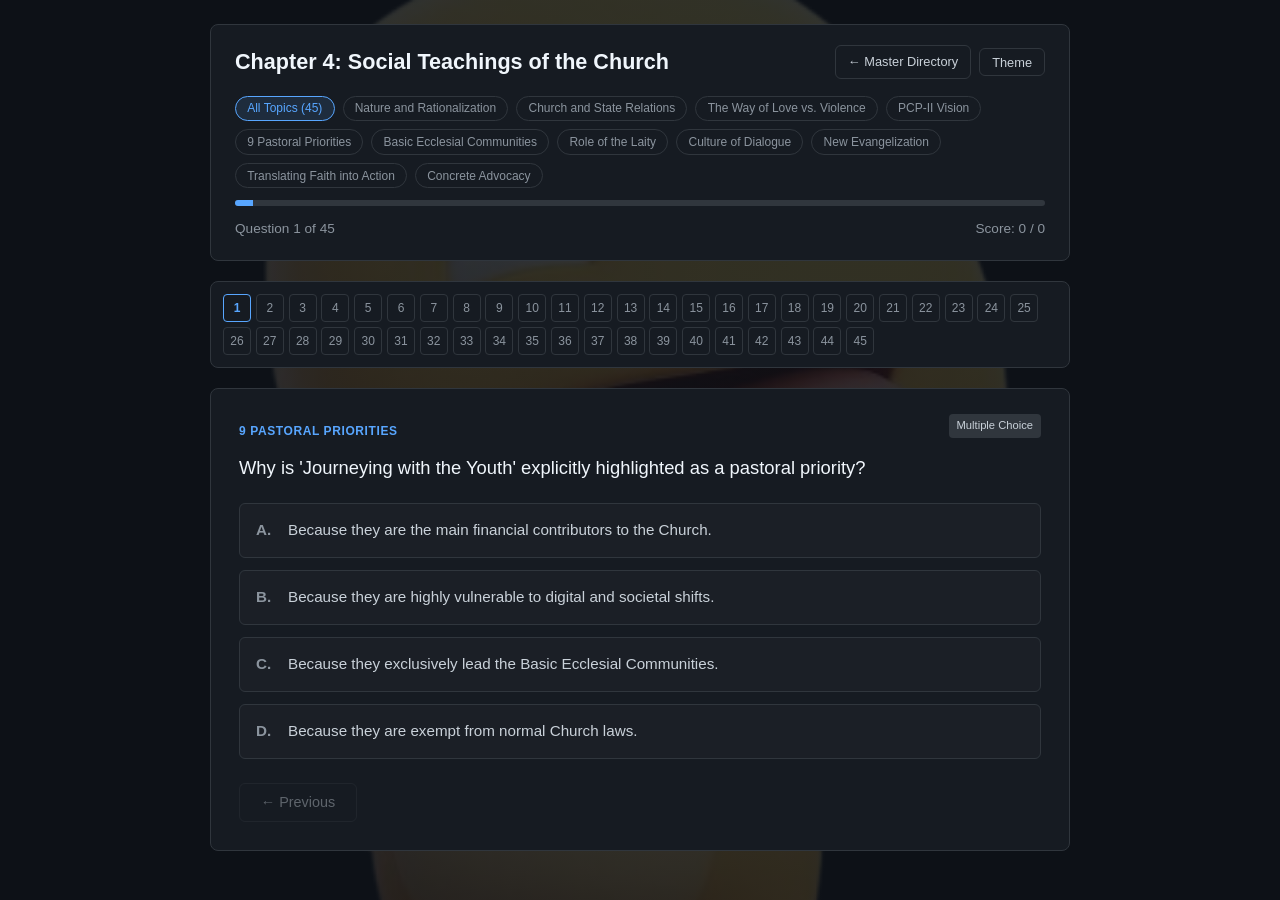
<file: Theology/chapter4.html>
<!DOCTYPE html>
<html lang="en">
<head>
  <meta charset="UTF-8" />
  <meta name="viewport" content="width=device-width, initial-scale=1.0" />
  <title>Chapter 4: Social Teachings of the Church</title>
  <link rel="stylesheet" href="../style.css">
</head>
<body data-theme="dark">
<div class="container">
  <header>
    <div class="header-top">
      <h1>Chapter 4: Social Teachings of the Church</h1>
      <div class="nav-actions">
        <a href="../index.html" class="btn-action-sm">← Master Directory</a>
        <button class="btn-action-sm" onclick="toggleTheme()">Theme</button>
      </div>
    </div>
    <div class="filter-bar" id="category-filters"></div>
    <div class="progress-track"><div class="progress-fill" id="progress-bar"></div></div>
    <div class="meta-status">
      <span id="question-indicator">Question 1 of --</span>
      <span id="score-indicator">Score: 0 / 0</span>
    </div>
  </header>

  <div class="grid-jump" id="grid-jump"></div>

  <div class="card" id="quiz-card">
    <div>
      <span class="category-badge" id="cat-badge">Category</span>
      <span class="type-badge" id="type-badge">Question Type</span>
    </div>
    <h2 class="question-title" id="question-text">Question Prompt</h2>
    
    <!-- MCQ Container -->
    <div class="options-grid" id="options-box" style="display: none;"></div>

    <!-- Identification Container -->
    <div class="ident-container" id="ident-box" style="display: none;">
      <input type="text" id="ident-input" class="ident-input" placeholder="Type your answer here..." autocomplete="off" />
      <button id="check-btn" class="btn" onclick="checkIdentAnswer()">Submit Answer</button>
    </div>

    <div class="explanation-panel" id="explanation-box"></div>
    
    <div class="nav-controls">
      <button class="btn btn-secondary" id="prev-btn" onclick="prevQuestion()" disabled>&larr; Previous</button>
      <button class="btn btn-secondary" id="next-btn" onclick="nextQuestion()" style="display: none;">Next &rarr;</button>
    </div>
  </div>

  <div class="summary-card" id="summary-card">
    <h2>Chapter 4 Completed</h2>
    <div class="summary-score" id="final-score-display">0%</div>
    <p id="final-remark" style="color: var(--text-muted);"></p>
    <div style="margin-top: 1.5rem; display: flex; gap: 0.75rem; justify-content: center;">
      <a href="../index.html" class="btn btn-secondary" style="text-decoration:none; display:inline-block;">Return Home</a>
      <button class="btn" onclick="resetQuiz()">Retake Quiz</button>
    </div>
    <div class="review-list" id="review-container"></div>
  </div>
</div>

<script>
// Comprehensive Hybrid Data Structure for Chapter 4
const questions = [
  // SECTION I: Nature and Rationalization
  {
    type: "ident",
    category: "Nature and Rationalization",
    q: "What concept states that the human person uniquely possesses the capacity for God and is the central figure of God's creation?",
    accepted: ["imago dei", "image of god"],
    displayAnswer: "Imago Dei (Image of God)",
    note: "The human person as the Image of God (Imago Dei) uniquely possesses the capacity for God."
  },
  {
    type: "ident",
    category: "Nature and Rationalization",
    q: "Human dignity is described as inalienable and what other term, meaning it can never be compromised under any circumstances?",
    accepted: ["inviolable"],
    displayAnswer: "Inviolable",
    note: "Human dignity is inviolable and inalienable; it can never be compromised."
  },
  {
    type: "mcq",
    category: "Nature and Rationalization",
    q: "According to the Social Teachings of the Church, which of the following serves as the ultimate affirmation of human dignity?",
    options: [
      "The drafting of the Universal Declaration of Human Rights.",
      "The coming of Christ (the Incarnation) and his Paschal Mystery (the Cross).",
      "The establishment of the basic ecclesial communities.",
      "The separation of Church and State."
    ],
    answer: 1,
    note: "The coming of Christ (the Incarnation) and his Paschal Mystery (the Cross) serve as the ultimate affirmation of human dignity."
  },
  {
    type: "ident",
    category: "Nature and Rationalization",
    q: "According to the text, what is the highest and universal criterion of social ethics?",
    accepted: ["love"],
    displayAnswer: "Love",
    note: "Love is the highest and universal criterion of social ethics. It presupposes and transcends justice."
  },
  {
    type: "mcq",
    category: "Nature and Rationalization",
    q: "How does the paradigm of love relate to justice in Catholic Social Teaching?",
    options: [
      "Love completely replaces the need for justice.",
      "Justice is the prerequisite of love, and love fulfills justice.",
      "Justice must be achieved entirely through violence before love can exist.",
      "Love and justice are completely unrelated concepts."
    ],
    answer: 1,
    note: "Without justice, love cannot survive; justice is the prerequisite of love, and love fulfills justice."
  },
  {
    type: "ident",
    category: "Nature and Rationalization",
    q: "What Roman maxim mentioned by Cicero means 'extreme justice is the greatest injustice'?",
    accepted: ["summum ius summa iniuria", "summum ius, summa iniuria", "summum jus summa injuria"],
    displayAnswer: "Summum ius, summa iniuria",
    note: "Summum ius, summa iniuria: A world governed solely by cold justice without mercy is unlivable."
  },
  {
    type: "ident",
    category: "Nature and Rationalization",
    q: "What type of charity extends beyond individual relationships to the communal and political sphere to seek the common good?",
    accepted: ["social and political charity", "social charity", "political charity"],
    displayAnswer: "Social and Political Charity",
    note: "Grounded in Christian love and solidarity, this extends beyond individual relationships to the communal and political sphere."
  },
  {
    type: "mcq",
    category: "Nature and Rationalization",
    q: "What does the principle of the 'Universal Destination of Goods' call for?",
    options: [
      "The complete abolition of all private property.",
      "A fair distribution of wealth and resources to counter extreme economic disparities.",
      "The forced migration of wealth to developing nations exclusively.",
      "The concentration of goods in the hands of the spiritually pure."
    ],
    answer: 1,
    note: "This principle calls for a fair distribution of wealth and resources to counter extreme economic disparities."
  },
  {
    type: "mcq",
    category: "Nature and Rationalization",
    q: "How does natural law unite diverse cultures according to the text?",
    options: [
      "By establishing a single global government.",
      "Under common moral principles, as the glory of God shines on every individual.",
      "By erasing all cultural and linguistic differences.",
      "Through the forced enforcement of canon law."
    ],
    answer: 1,
    note: "Natural law unites diverse cultures under common moral principles, as the glory of God shines on every individual."
  },

  // SECTION II: Church and State Relations
  {
    type: "mcq",
    category: "Church and State Relations",
    q: "The modern principle of the separation of Church and State was historically a reaction to what?",
    options: [
      "The rise of democracy in the 20th century.",
      "Medieval church-sponsored states and religious persecution.",
      "The invention of the printing press.",
      "The establishment of the United Nations."
    ],
    answer: 1,
    note: "Historically a reaction to medieval church-sponsored states and religious persecution."
  },
  {
    type: "ident",
    category: "Church and State Relations",
    q: "To respect the autonomy of the State, the Church prohibits its priests and ministers from running for what?",
    accepted: ["public office", "office", "government office", "political office"],
    displayAnswer: "Public office",
    note: "The Church prohibits its priests and ministers from running for public office to preserve the State's role as an agent of unity."
  },
  {
    type: "mcq",
    category: "Church and State Relations",
    q: "According to Pope Benedict XVI in Deus Caritas Est, what is the Church's proper role regarding the State and justice?",
    options: [
      "The Church must completely replace the State to enforce moral law.",
      "The Church must remain entirely on the sidelines to maintain separation.",
      "The Church cannot replace the State, but must not remain on the sidelines in the fight for justice.",
      "The Church should run candidates for all public offices to ensure justice."
    ],
    answer: 2,
    note: "'The Church cannot and must not replace the State. Yet at the same time she cannot and must not remain on the sidelines in the fight for justice.'"
  },
  {
    type: "ident",
    category: "Church and State Relations",
    q: "The Church retains the right and duty to pass moral judgments on public orders when fundamental human rights or the salvation of what demand it?",
    accepted: ["souls", "soul"],
    displayAnswer: "Souls",
    note: "The Church retains the right and duty to pass moral judgments when fundamental human rights or the salvation of souls demand it (Gaudium et Spes, 76)."
  },
  {
    type: "ident",
    category: "Church and State Relations",
    q: "The cooperative relationship between the Church and State is compared to the two wheels of what vehicle?",
    accepted: ["bicycle", "bike"],
    displayAnswer: "A bicycle",
    note: "The relationship is compared to two wheels of a bicycle moving in the same direction to serve humanity."
  },

  // SECTION III: The Way of Violence
  {
    type: "mcq",
    category: "The Way of Love vs. Violence",
    q: "Why does the Church consider violence a 'lie' and firmly reject armed struggle?",
    options: [
      "Because violence is economically inefficient.",
      "Because it destroys human dignity, life, and freedom—the very things it claims to defend.",
      "Because only the State has the logistical capacity for violence.",
      "Because armed struggle requires too much coordination."
    ],
    answer: 1,
    note: "Violence is considered a 'lie' because it destroys human dignity, life, and freedom—the very things it claims to defend."
  },

  // SECTION IV: PCP-II and Pastoral Priorities
  {
    type: "ident",
    category: "PCP-II Vision",
    q: "What does the acronym PCP-II stand for?",
    accepted: ["second plenary council of the philippines", "2nd plenary council of the philippines", "plenary council of the philippines ii"],
    displayAnswer: "Second Plenary Council of the Philippines",
    note: "PCP-II stands for the Second Plenary Council of the Philippines."
  },
  {
    type: "ident",
    category: "PCP-II Vision",
    q: "PCP-II envisions the Philippine Church as a 'Community of _________'.",
    accepted: ["disciples"],
    displayAnswer: "Disciples",
    note: "PCP-II envisions the Philippine Church as a Community of Disciples."
  },
  {
    type: "mcq",
    category: "PCP-II Vision",
    q: "Through renewed integral evangelization, PCP-II envisions the Community of Disciples opting to be a:",
    options: ["Church of the Elite", "Church of the Academics", "Church of the Poor", "Church of the State"],
    answer: 2,
    note: "It envisions the Philippine Church as a Community of Disciples that opts to be a Church of the Poor."
  },
  {
    type: "ident",
    category: "9 Pastoral Priorities",
    q: "Which of the 9 pastoral priorities involves developing a discerning faith that recognizes God’s actions in daily life?",
    accepted: ["integral faith formation", "faith formation"],
    displayAnswer: "Integral Faith Formation",
    note: "Integral Faith Formation: Developing a discerning faith that recognizes God’s actions in daily life."
  },
  {
    type: "ident",
    category: "9 Pastoral Priorities",
    q: "The pastoral priority of 'Empowerment of the Laity' aims to promote the unique what of lay people?",
    accepted: ["charisms", "charism", "gifts"],
    displayAnswer: "Charisms",
    note: "Empowerment of the Laity toward Social Transformation promotes the unique charisms of lay people."
  },
  {
    type: "mcq",
    category: "9 Pastoral Priorities",
    q: "The pastoral priority of 'Active Presence and Participation of the Poor' calls the Church to do what?",
    options: [
      "Provide them solely with financial aid.",
      "Learn from the poor, become evangelically poor, and liberate ourselves from exclusive lifestyles.",
      "Encourage the poor to leave the Church and seek government help.",
      "Assign the poor to manage the financial assets of the parish."
    ],
    answer: 1,
    note: "It involves learning from the poor, becoming evangelically poor, and liberating ourselves from lifestyles that exclude them."
  },
  {
    type: "ident",
    category: "9 Pastoral Priorities",
    q: "Which focal point in the 9 pastoral priorities is nurtured as the 'basic cell of the Church and society'?",
    accepted: ["family", "the family"],
    displayAnswer: "The Family",
    note: "The Family as the Focal Point of Evangelization: Nurturing the family as the basic cell of the Church and society."
  },
  {
    type: "mcq",
    category: "9 Pastoral Priorities",
    q: "Why is 'Journeying with the Youth' explicitly highlighted as a pastoral priority?",
    options: [
      "Because they are the main financial contributors to the Church.",
      "Because they are highly vulnerable to digital and societal shifts.",
      "Because they exclusively lead the Basic Ecclesial Communities.",
      "Because they are exempt from normal Church laws."
    ],
    answer: 1,
    note: "Journeying with the youth involves mentoring and supporting them, as they are highly vulnerable to digital and societal shifts."
  },
  {
    type: "ident",
    category: "9 Pastoral Priorities",
    q: "The priority of 'Integral Renewal of the Clergy' fosters what specific kind of leadership modeled after the poor Christ?",
    accepted: ["servant-leadership", "servant leadership", "servant"],
    displayAnswer: "Servant-leadership",
    note: "Fostering servant-leadership and aligning priestly lifestyles with the simplicity of the poor Christ."
  },
  {
    type: "ident",
    category: "9 Pastoral Priorities",
    q: "Building participatory communities envisions the Parish as a 'Community of _________'?",
    accepted: ["communities"],
    displayAnswer: "Communities",
    note: "Parish as a 'Community of Communities' develops structures for collective decision-making."
  },
  {
    type: "mcq",
    category: "9 Pastoral Priorities",
    q: "What is the primary goal of the priority 'Ecumenism and Inter-religious Dialogue'?",
    options: [
      "Converting all other religions to Catholicism through force.",
      "Overcoming religious prejudices and actively pursuing peace, particularly with Muslim communities.",
      "Merging all religions into one global secular faith.",
      "Isolating the Catholic Church from outside cultural influences."
    ],
    answer: 1,
    note: "Overcoming religious prejudices and actively pursuing peace, particularly with Muslim communities."
  },
  {
    type: "ident",
    category: "9 Pastoral Priorities",
    q: "What Latin term is used for the animation and formation for missions, aiming to make Filipinos the foremost missionaries for Asia?",
    accepted: ["missio ad gentes", "missio ad gentes"],
    displayAnswer: "Missio Ad Gentes",
    note: "Animation and Formation for 'Missio Ad Gentes' aims to transform Filipinos into missionaries for Asia."
  },

  // SECTION V: Communitarian Faith
  {
    type: "ident",
    category: "Basic Ecclesial Communities",
    q: "What does the acronym BEC stand for?",
    accepted: ["basic ecclesial communities", "basic ecclesial community"],
    displayAnswer: "Basic Ecclesial Communities",
    note: "BEC stands for Basic Ecclesial Communities."
  },
  {
    type: "mcq",
    category: "Basic Ecclesial Communities",
    q: "Basic Ecclesial Communities (BECs) are patterned after what early Christian concept?",
    options: ["The Roman Senate", "Domus Ecclesia (House Church)", "The High Sanhedrin", "The Monastic Desert Fathers"],
    answer: 1,
    note: "Patterned after the early Christian Domus Ecclesia (House Church)."
  },
  {
    type: "mcq",
    category: "Basic Ecclesial Communities",
    q: "Which of the following is NOT an activity typical of a Basic Ecclesial Community (BEC)?",
    options: [
      "Sharing both spiritual and material resources.",
      "Praying and reading the Word of God together.",
      "Organizing community action for justice and social transformation.",
      "Replacing the parish priest with exclusively lay leaders."
    ],
    answer: 3,
    note: "Replacing the priest is not a function; BECs share resources, pray, and organize for justice."
  },
  {
    type: "ident",
    category: "Role of the Laity",
    q: "The laity are called to sanctify the world 'from within like ___________.'",
    accepted: ["leaven", "yeast"],
    displayAnswer: "Leaven",
    note: "Laity are called to sanctify the world 'from within like leaven.'"
  },
  {
    type: "mcq",
    category: "Role of the Laity",
    q: "How do the laity uniquely exercise their priestly, prophetic, and kingly missions?",
    options: [
      "By living isolated lives in monasteries.",
      "By bringing faith into temporal areas like family life, work, science, and socio-political duties.",
      "By performing the sacraments in place of the ordained clergy.",
      "By strictly avoiding any participation in modern culture."
    ],
    answer: 1,
    note: "By bringing faith into temporal areas: family life, work, science, culture, and socio-political duties."
  },

  // SECTION VI: Dialogue, Advocacy, New Evangelization
  {
    type: "ident",
    category: "Culture of Dialogue",
    q: "What Philippine conversational habit translates to 'Where are you going?' and facilitates a culture of dialogue?",
    accepted: ["saan ka pupunta", "saan ka pupunta?"],
    displayAnswer: "Saan ka pupunta?",
    note: "In the Philippine context, dialogue is naturally facilitated by conversational habits like 'Saan ka pupunta?' or 'Kumusta?'"
  },
  {
    type: "ident",
    category: "New Evangelization",
    q: "Which pope popularized the term 'New Evangelization' in his 1992 encyclical Redemptoris Missio?",
    accepted: ["pope john paul ii", "john paul ii", "st john paul ii"],
    displayAnswer: "Pope John Paul II",
    note: "A term popularized by Pope John Paul II in Redemptoris Missio (1992)."
  },
  {
    type: "mcq",
    category: "New Evangelization",
    q: "What is the primary goal of the New Evangelization?",
    options: [
      "To physically rebuild ancient churches in Europe.",
      "To revitalize Christian faith in heavily secularized societies.",
      "To create new sacraments for the modern era.",
      "To evangelize previously undiscovered continents."
    ],
    answer: 1,
    note: "To revitalize Christian faith in heavily secularized societies."
  },
  {
    type: "ident",
    category: "New Evangelization",
    q: "What type of evangelization shows Christ-like love and joyful unity within communities in order to draw others in?",
    accepted: ["evangelization by attraction", "attraction"],
    displayAnswer: "Evangelization by Attraction",
    note: "Evangelization by Attraction: Showing Christ-like love and joyful unity within communities."
  },
  {
    type: "mcq",
    category: "New Evangelization",
    q: "The New Evangelization aims to prompt a three-fold change (Metanoia). Which of the following correctly lists these three?",
    options: [
      "Change of location, change of career, change of income.",
      "Change of doctrine, change of leadership, change of rules.",
      "Change of mind, change of heart, change of behavior.",
      "Change of language, change of dress, change of diet."
    ],
    answer: 2,
    note: "Prompting a three-fold change: mind, heart, and behavior."
  },
  {
    type: "ident",
    category: "New Evangelization",
    q: "What is the Tagalog word for 'Change of mind' in the context of metanoia?",
    accepted: ["pananaw"],
    displayAnswer: "Pananaw",
    note: "Change of mind (pananaw)."
  },
  {
    type: "ident",
    category: "New Evangelization",
    q: "What is the Tagalog word for 'Change of heart' in the context of metanoia?",
    accepted: ["kalooban"],
    displayAnswer: "Kalooban",
    note: "Change of heart (kalooban)."
  },
  {
    type: "ident",
    category: "New Evangelization",
    q: "What is the Tagalog word for 'Change of behavior' in the context of metanoia?",
    accepted: ["pagkilos"],
    displayAnswer: "Pagkilos",
    note: "Change of behavior (pagkilos)."
  },
  {
    type: "mcq",
    category: "Translating Faith into Action",
    q: "The process of translating faith into action begins with immersion and awareness of social issues and leads directly to:",
    options: [
      "Organized human development projects.",
      "Withdrawing from society completely.",
      "Only praying without any physical involvement.",
      "Criticizing the government without offering solutions."
    ],
    answer: 0,
    note: "From Curiosity to Advocacy: The process begins with immersion... leading to organized human development projects."
  },
  {
    type: "ident",
    category: "Concrete Advocacy",
    q: "What Dominican human rights advocacy process brings academic institutions together to defend human rights?",
    accepted: ["salamanca process", "salamanca"],
    displayAnswer: "The Salamanca Process",
    note: "The Salamanca Process brings academic Dominican institutions together to defend human rights."
  },
  {
    type: "mcq",
    category: "Concrete Advocacy",
    q: "What are the main objectives of the Salamanca Process?",
    options: [
      "To build more universities worldwide.",
      "To recover historical Dominican human rights involvement, evaluate current engagement, and establish collaboration networks.",
      "To centralize all funding for Dominican schools into one global bank account.",
      "To shift focus entirely away from human rights toward pure theological philosophy."
    ],
    answer: 1,
    note: "Objectives: Recover historical involvement, evaluate current ground-level engagement, and establish collaboration networks."
  },
  {
    type: "ident",
    category: "Concrete Advocacy",
    q: "What is the acronym for the University of Santo Tomas community organizing, training, and project management experience mentioned in the text?",
    accepted: ["tomas", "tomas experience", "ust-ocd-simbahayanan", "simbahayanan"],
    displayAnswer: "TOMAS Experience (UST-OCD-Simbahayanan)",
    note: "UST-OCD-Simbahayanan (TOMAS Experience) implements systematic community organizing."
  },
  {
    type: "mcq",
    category: "Concrete Advocacy",
    q: "During his 2024 visit, Pope Francis commended which nation's economic progress but urged its leaders not to forget the poor, elderly, and migrant workers?",
    options: ["Philippines", "Japan", "Singapore", "Australia"],
    answer: 2,
    note: "Global Solidarity (The Case of Singapore): During his 2024 visit to Singapore, Pope Francis commended the nation's progress..."
  }
];
</script>
<script src="../script.js"></script>
</body>
</html>
</file>
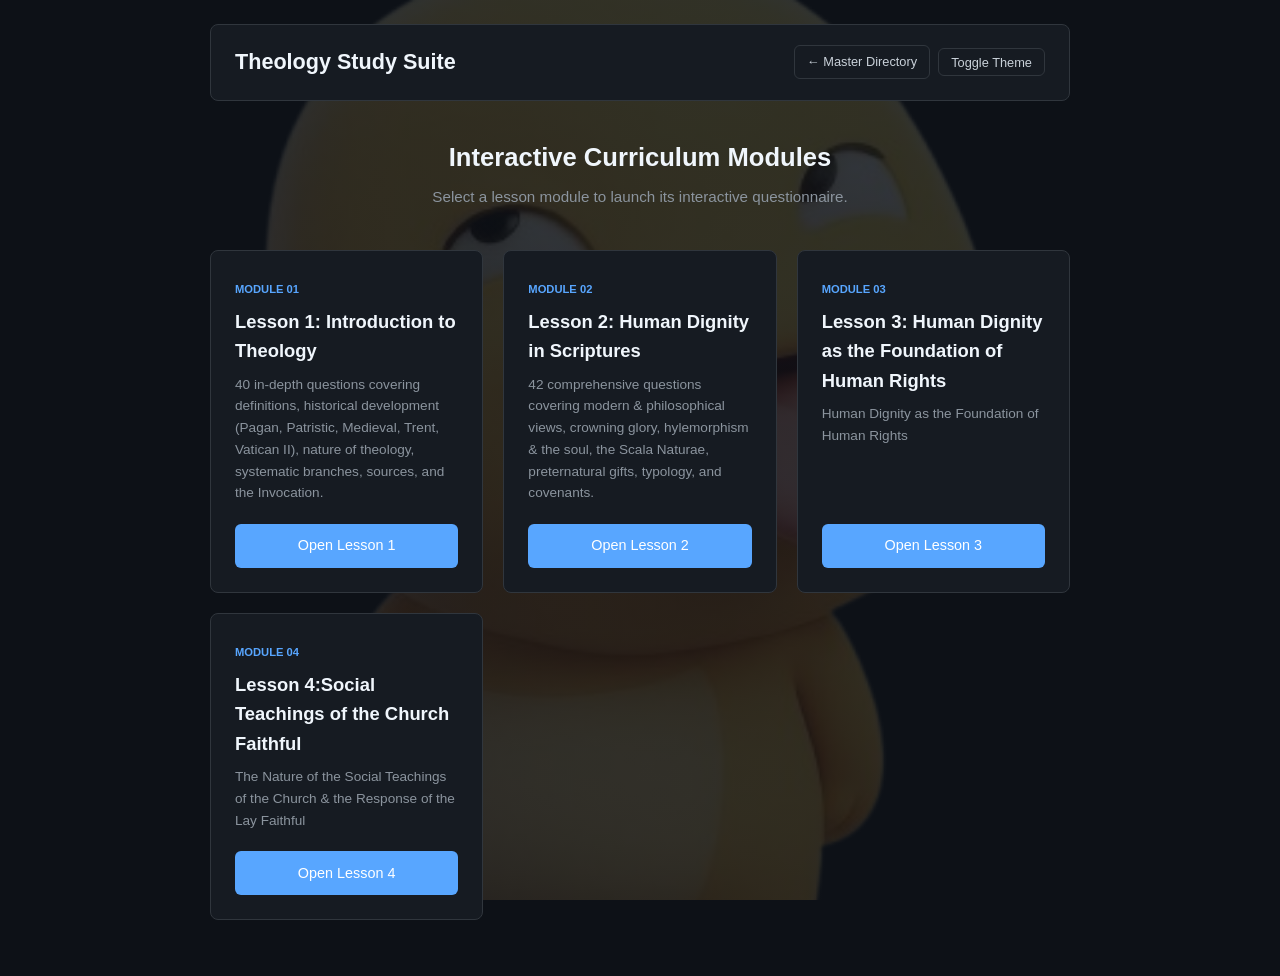
<file: Theology/theology.html>
<!DOCTYPE html>
<html lang="en">
<head>
  <meta charset="UTF-8" />
  <meta name="viewport" content="width=device-width, initial-scale=1.0" />
  <title>Theology Study Suite — Curriculum</title>
  <link rel="stylesheet" href="../style.css">
</head>
<body data-theme="dark">

<div class="container">
  <header>
    <h1>Theology Study Suite</h1>
    <div class="nav-actions">
      <!-- Navigates back to the master unified hub -->
      <a href="../index.html" class="btn-action-sm">← Master Directory</a>
      <button class="btn-action-sm" onclick="toggleTheme()">Toggle Theme</button>
    </div>
  </header>

  <div class="index-hero">
    <h2>Interactive Curriculum Modules</h2>
    <p>Select a lesson module to launch its interactive questionnaire.</p>
  </div>

  <div class="lesson-grid">
    <!-- Lesson 1 Card -->
    <div class="lesson-card">
      <div>
        <span class="lesson-badge">Module 01</span>
        <h3>Lesson 1: Introduction to Theology</h3>
        <p>40 in-depth questions covering definitions, historical development (Pagan, Patristic, Medieval, Trent, Vatican II), nature of theology, systematic branches, sources, and the Invocation.</p>
      </div>
      <!-- Links directly to the separated chapter 1 file you provided -->
      <a href="chapter1.html" class="btn">Open Lesson 1</a>
    </div>

    <!-- Lesson 2 Card -->
    <div class="lesson-card">
      <div>
        <span class="lesson-badge">Module 02</span>
        <h3>Lesson 2: Human Dignity in Scriptures</h3>
        <p>42 comprehensive questions covering modern & philosophical views, crowning glory, hylemorphism & the soul, the Scala Naturae, preternatural gifts, typology, and covenants.</p>
      </div>
      <!-- Links directly to the separated chapter 2 file you provided -->
      <a href="chapter2.html" class="btn">Open Lesson 2</a>
    </div>

      <div class="lesson-card">
      <div>
        <span class="lesson-badge">Module 03</span>
        <h3>Lesson 3: Human Dignity as the Foundation of Human Rights</h3>
        <p>Human Dignity as the Foundation of Human Rights</p>
      </div>
      <!-- Links directly to the separated chapter 2 file you provided -->
      <a href="chapter3.html" class="btn">Open Lesson 3</a>
    </div>

          <div class="lesson-card">
      <div>
        <span class="lesson-badge">Module 04</span>
        <h3>Lesson 4:Social Teachings of the Church Faithful</h3>
        <p>The Nature of the Social Teachings of the Church & the Response of the Lay Faithful</p>
      </div>
      <!-- Links directly to the separated chapter 2 file you provided -->
      <a href="chapter4.html" class="btn">Open Lesson 4</a>
    </div>




<script>
  function toggleTheme() {
    const current = document.body.getAttribute("data-theme");
    document.body.setAttribute("data-theme", current === "light" ? "dark" : "light");
  }
</script>

</body>
</html>
</file>
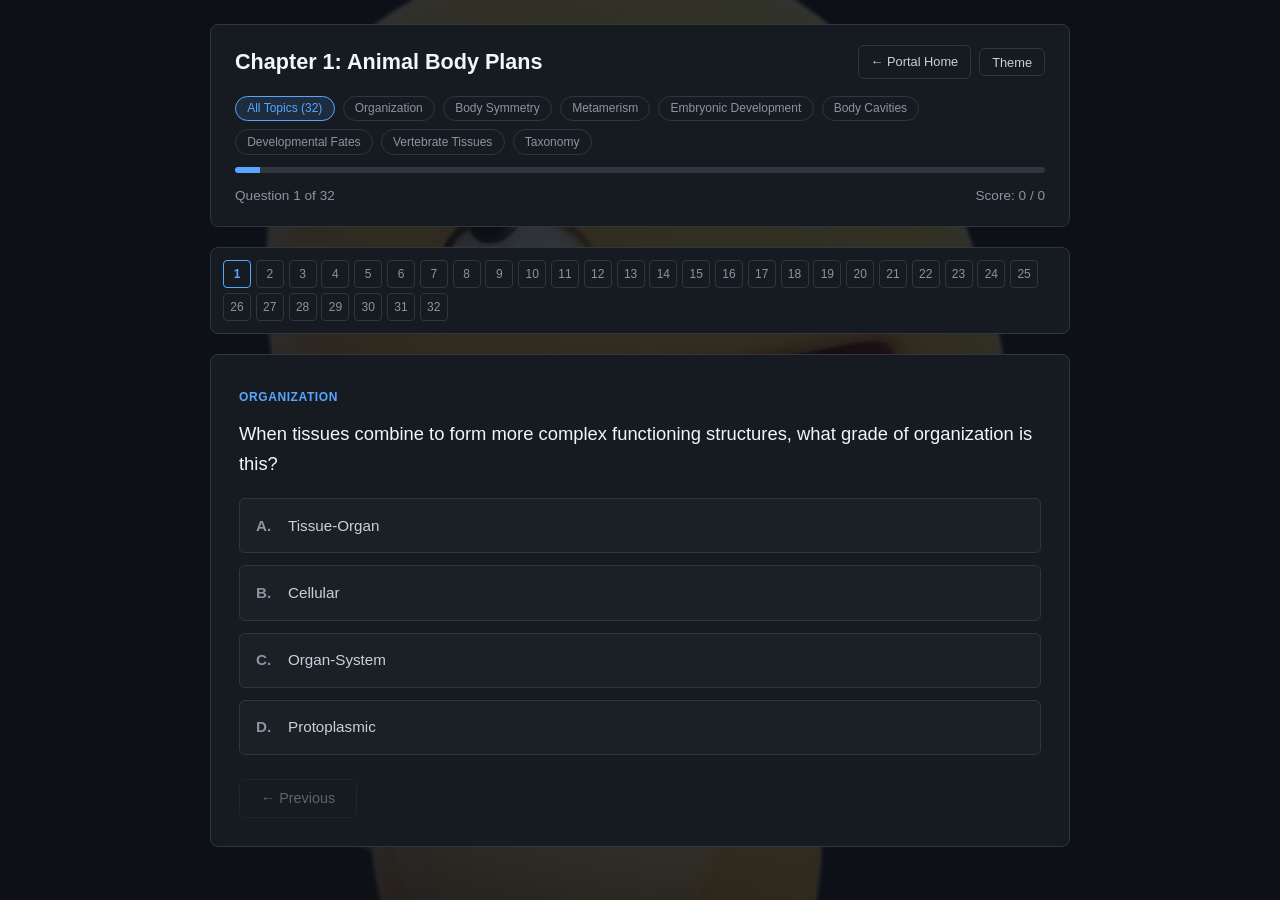
<file: Zoology/chapter1.html>
<!DOCTYPE html>
<html lang="en">
<head>
  <meta charset="UTF-8" />
  <meta name="viewport" content="width=device-width, initial-scale=1.0" />
  <title>Chapter 1: Animal Body Plans</title>
  <link rel="stylesheet" href="../style.css">
</head>
<body data-theme="dark">
<div class="container">
  <header>
    <div class="header-top">
      <h1>Chapter 1: Animal Body Plans</h1>
      <div class="nav-actions">
        <a href="Zoology.html" class="btn-action-sm">← Portal Home</a>
        <button class="btn-action-sm" onclick="toggleTheme()">Theme</button>
      </div>
    </div>
    <div class="filter-bar" id="category-filters"></div>
    <div class="progress-track"><div class="progress-fill" id="progress-bar"></div></div>
    <div class="meta-status">
      <span id="question-indicator">Question 1 of --</span>
      <span id="score-indicator">Score: 0 / 0</span>
    </div>
  </header>

  <div class="grid-jump" id="grid-jump"></div>

  <div class="card" id="quiz-card">
    <span class="category-badge" id="cat-badge">Category</span>
    <h2 class="question-title" id="question-text">Question Prompt</h2>
    <div class="options-grid" id="options-box"></div>
    <div class="explanation-panel" id="explanation-box"></div>
    <div class="nav-controls">
      <button class="btn btn-secondary" id="prev-btn" onclick="prevQuestion()" disabled>&larr; Previous</button>
      <button class="btn" id="next-btn" onclick="nextQuestion()">Next &rarr;</button>
    </div>
  </div>

  <div class="summary-card" id="summary-card">
    <h2>Chapter 1 Completed</h2>
    <div class="summary-score" id="final-score-display">0%</div>
    <p id="final-remark" style="color: var(--text-muted);"></p>
    <div style="margin-top: 1.5rem; display: flex; gap: 0.75rem; justify-content: center;">
      <a href="index.html" class="btn btn-secondary" style="text-decoration:none; display:inline-block;">Return Home</a>
      <button class="btn" onclick="resetQuiz()">Retake Quiz</button>
    </div>
    <div class="review-list" id="review-container"></div>
  </div>
</div>

<script>
const questions = [
  // --- GRADES OF ORGANIZATION ---
  {
    category: "Organization",
    q: "What is the simplest level of organismal complexity, typically seen in unicellular organisms?",
    options: ["Cellular", "Protoplasmic", "Tissue-Organ", "Cell-Tissue"],
    answer: 1,
    note: "Protoplasmic is the simplest level, seen in unicellular organisms[cite: 2]."
  },
  {
    category: "Organization",
    q: "Which grade of organization describes an aggregation of cells with some division of labor?",
    options: ["Cellular", "Cell-Tissue", "Protoplasmic", "Organ-System"],
    answer: 0,
    note: "The cellular grade of organization consists of aggregations of cells with some division of labor[cite: 2]."
  },
  {
    category: "Organization",
    q: "At which grade of organization are cells organized into specialized groups performing specific functions?",
    options: ["Tissue-Organ", "Organ-System", "Cell-Tissue", "Protoplasmic"],
    answer: 2,
    note: "The cell-tissue grade involves cells organized into tissues, performing specific functions[cite: 2]."
  },
  {
    category: "Organization",
    q: "When tissues combine to form more complex functioning structures, what grade of organization is this?",
    options: ["Tissue-Organ", "Cellular", "Organ-System", "Protoplasmic"],
    answer: 0,
    note: "Tissue-organ organization occurs when tissues are combined to form organs with more complex functions[cite: 2]."
  },
  {
    category: "Organization",
    q: "What is the highest implied grade of organization where organs work together?",
    options: ["Organ-System", "Tissue-Organ", "Cell-Tissue", "Protoplasmic"],
    answer: 0,
    note: "The Organ-System level involves organs working together in systems[cite: 2]."
  },

  // --- SYMMETRY & METAMERISM ---
  {
    category: "Body Symmetry",
    q: "The concentration of sense organs and nervous control at the anterior end of the body is known as:",
    options: ["Metamerism", "Cephalization", "Gastrulation", "Cleavage"],
    answer: 1,
    note: "Cephalization forms a head by concentrating sense organs at the anterior end of the body[cite: 2]."
  },
  {
    category: "Metamerism",
    q: "What is metamerism?",
    options: ["The fusion of male and female gametes", "The serial repetition of body segments along the longitudinal axis", "The development of a true coelom", "The formation of three germ layers"],
    answer: 1,
    note: "Metamerism involves the serial repetition of body segments along the longitudinal axis[cite: 2]."
  },
  {
    category: "Metamerism",
    q: "In a segmented animal, what is another name for a single segment (or metamere)?",
    options: ["Blastopore", "Zygote", "Somite", "Archenteron"],
    answer: 2,
    note: "Each segment is called a Metamere, which is also known as a Somite[cite: 2]."
  },
  {
    category: "Metamerism",
    q: "What is one major functional advantage of metamerism?",
    options: ["It prevents cell division", "It restricts geographical range", "It enhances mobility and structural complexity", "It creates a solid body cavity"],
    answer: 2,
    note: "Metamerism enhances mobility and the complexity of structure and function[cite: 2]."
  },

  // --- EMBRYONIC LAYERS & BODY CAVITIES ---
  {
    category: "Embryonic Development",
    q: "What is the correct developmental sequence starting from a fertilized egg?",
    options: ["Gastrula → Blastula → Zygote", "Blastula → Zygote → Gastrula", "Zygote → Blastula → Gastrula", "Zygote → Gastrula → Blastula"],
    answer: 2,
    note: "The developmental sequence is Zygote → Blastula → Gastrula (through Gastrulation)[cite: 2]."
  },
  {
    category: "Embryonic Development",
    q: "During gastrulation, an opening forms which is known as the:",
    options: ["Blastopore", "Somite", "Coelom", "Gastrocoel"],
    answer: 0,
    note: "The blastopore is the opening formed during gastrulation[cite: 2]."
  },
  {
    category: "Embryonic Development",
    q: "What is the gastrocoel (archenteron)?",
    options: ["The outer protective layer of the embryo", "The primitive gut tube formed during gastrulation", "The true body cavity", "The nerve cord of protostomes"],
    answer: 1,
    note: "The Gastrocoel or Archenteron is the primitive gut tube formed during gastrulation[cite: 2]."
  },
  {
    category: "Embryonic Development",
    q: "Animals that form exactly two germ layers (ectoderm and endoderm) are called:",
    options: ["Acoelomates", "Triploblastic", "Diploblastic", "Deuterostomes"],
    answer: 2,
    note: "Diploblastic animals form two germ layers (Ectoderm and Endoderm)[cite: 2]."
  },
  {
    category: "Embryonic Development",
    q: "Triploblastic animals possess a third germ layer. What is it called?",
    options: ["Ectoderm", "Mesoderm", "Endoderm", "Epidermis"],
    answer: 1,
    note: "Triploblastic animals form three germ layers, adding the Mesoderm[cite: 2]."
  },
  {
    category: "Body Cavities",
    q: "An animal that lacks a body cavity, having the space between the ectoderm and endoderm filled with mesoderm, is a(n):",
    options: ["Acoelomate", "Pseudocoelomate", "Coelomate", "Somite"],
    answer: 0,
    note: "An acoelomate lacks a body cavity; the space between the ectoderm and endoderm is filled with mesoderm[cite: 2]."
  },
  {
    category: "Body Cavities",
    q: "Which of the following organisms is given as an example of an acoelomate?",
    options: ["Earthworm", "Nematode", "Flatworm", "Gastrotrich"],
    answer: 2,
    note: "The Flatworm body is an example of an acoelomate[cite: 2]."
  },
  {
    category: "Body Cavities",
    q: "In pseudocoelomates, the body cavity is derived from the:",
    options: ["Archenteron", "Blastopore", "Blastocoel", "Zygote"],
    answer: 2,
    note: "The pseudocoelom is derived from the blastocoel[cite: 2]."
  },
  {
    category: "Body Cavities",
    q: "How does a pseudocoelom differ from a true coelom?",
    options: ["It lacks mesoderm entirely", "It is lined by mesoderm on the outside but not around the gut tube", "It is found only in flatworms", "It develops into the mouth"],
    answer: 1,
    note: "A pseudocoelomate is lined by mesoderm on the outside but not around the gut tube[cite: 2]."
  },
  {
    category: "Body Cavities",
    q: "Which organism represents a true coelomate body plan?",
    options: ["Flatworm", "Nematode", "Earthworm", "Gastrotrich"],
    answer: 2,
    note: "The Earthworm body is an example of a coelomate, having a body cavity completely lined by mesoderm[cite: 2]."
  },

  // --- PROTOSTOMES VS DEUTEROSTOMES ---
  {
    category: "Developmental Fates",
    q: "In protostomes, the blastopore develops into the:",
    options: ["Mouth", "Anus", "Brain", "Coelom"],
    answer: 0,
    note: "In protostomes, the blastopore develops into the mouth[cite: 2]."
  },
  {
    category: "Developmental Fates",
    q: "In deuterostomes, the blastopore develops into the:",
    options: ["Mouth", "Gastrocoel", "Anus", "Ectoderm"],
    answer: 2,
    note: "In deuterostomes, the blastopore develops into the anus[cite: 2]."
  },
  {
    category: "Developmental Fates",
    q: "What term describes the early cell divisions in the zygote, which differ between protostomes and deuterostomes?",
    options: ["Gastrulation", "Cephalization", "Cleavage", "Metamerism"],
    answer: 2,
    note: "Cleavage refers to early cell divisions in the zygote[cite: 2]."
  },

  // --- VERTEBRATE TISSUES ---
  {
    category: "Vertebrate Tissues",
    q: "Which primary tissue type forms a sheet of cells covering internal or external surfaces?",
    options: ["Connective Tissue", "Muscle Tissue", "Nervous Tissue", "Epithelial Tissue"],
    answer: 3,
    note: "Epithelial Tissue is a sheet of cells covering internal or external surfaces[cite: 2]."
  },
  {
    category: "Vertebrate Tissues",
    q: "Which type of stratified epithelium allows for great stretching in certain organs?",
    options: ["Simple Epithelia", "Dense Connective Tissue", "Transitional Epithelial Tissue", "Cartilage"],
    answer: 2,
    note: "Transitional Epithelial Tissue is a type of stratified epithelium that allows great stretching[cite: 2]."
  },
  {
    category: "Vertebrate Tissues",
    q: "Which tissue type is widespread and characterized by relatively few cells, many fibers, and a suspending ground substance?",
    options: ["Connective Tissue", "Nervous Tissue", "Epithelial Tissue", "Simple Epithelia"],
    answer: 0,
    note: "Connective Tissue is widespread, characterized by relatively few cells, many fibers, and a ground substance[cite: 2]."
  },
  {
    category: "Vertebrate Tissues",
    q: "Why does cartilage typically heal very slowly?",
    options: ["It lacks osteocytes", "It has an overactive blood supply", "It relies entirely on constant stretching", "It lacks a blood supply and relies on diffusion"],
    answer: 3,
    note: "Cartilage lacks a blood supply, relying on diffusion for nutrients and waste removal, leading to very slow healing[cite: 2]."
  },
  {
    category: "Vertebrate Tissues",
    q: "What tiny channels allow blood vessels to flow through bone tissue, enabling continuous repair?",
    options: ["Somites", "Blastopores", "Canaliculi", "Dendrites"],
    answer: 2,
    note: "Blood vessels flow through tiny channels called canaliculi in the bone matrix[cite: 2]."
  },
  {
    category: "Vertebrate Tissues",
    q: "In nervous tissue, what part of the neuron is primarily responsible for receiving signals?",
    options: ["Axon", "Synapse", "Myelin sheath", "Dendrites"],
    answer: 3,
    note: "Dendrites receive signals in the functional units of the nervous system[cite: 2]."
  },

  // --- TAXONOMY ---
  {
    category: "Taxonomy",
    q: "Who was the Greek biologist/philosopher that first classified organisms based on structural similarities?",
    options: ["Carolus Linnaeus", "Aristotle", "Thomas Henry Huxley", "Charles Darwin"],
    answer: 1,
    note: "Aristotle (384–332 BC) first classified organisms based on structural similarities[cite: 2]."
  },
  {
    category: "Taxonomy",
    q: "Who designed the current system of classification published in Systema Naturae?",
    options: ["Aristotle", "Thomas Henry Huxley", "Carolus Linnaeus", "Charles Darwin"],
    answer: 2,
    note: "Carolus Linnaeus designed the current system of classification, published in Systema Naturae[cite: 2]."
  },
  {
    category: "Taxonomy",
    q: "Which of the following lists the seven mandatory major taxonomic ranks in the correct descending order?",
    options: [
      "Kingdom, Phylum, Class, Order, Family, Genus, Species",
      "Phylum, Kingdom, Order, Class, Genus, Family, Species",
      "Kingdom, Class, Phylum, Family, Order, Genus, Species",
      "Species, Genus, Family, Order, Class, Phylum, Kingdom"
    ],
    answer: 0,
    note: "The mandatory major ranks are Kingdom, Phylum, Class, Order, Family, Genus, and Species[cite: 2]."
  },
  {
    category: "Taxonomy",
    q: "In binomial nomenclature, a species name consists of which two parts?",
    options: ["Family and Genus", "Genus (Noun) and specific epithet (Adjective)", "Class and Order", "Kingdom and Phylum"],
    answer: 1,
    note: "Binomial nomenclature consists of the Genus name (Noun) and the specific epithet (Adjective)[cite: 2]."
  }
];

</script>
<script src="../script.js"></script>
</body>
</html>
</file>
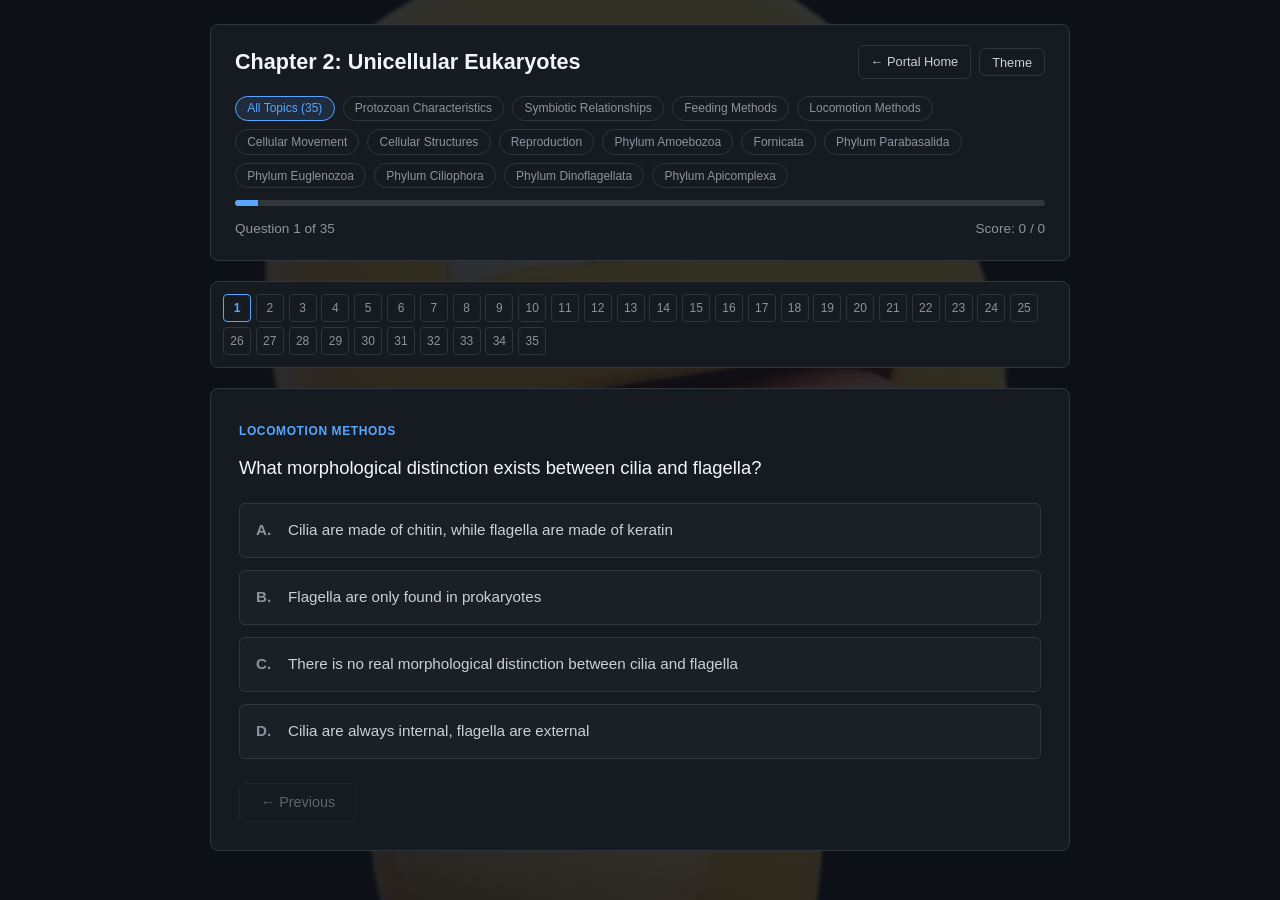
<file: Zoology/chapter2.html>
<!DOCTYPE html>
<html lang="en">
<head>
  <meta charset="UTF-8" />
  <meta name="viewport" content="width=device-width, initial-scale=1.0" />
  <title>Chapter 2: Unicellular Eukaryotes</title>
  <link rel="stylesheet" href="../style.css">
</head>
<body data-theme="dark">
<div class="container">
  <header>
    <div class="header-top">
      <h1>Chapter 2: Unicellular Eukaryotes</h1>
      <div class="nav-actions">
        <a href="Zoology.html" class="btn-action-sm">← Portal Home</a>
        <button class="btn-action-sm" onclick="toggleTheme()">Theme</button>
      </div>
    </div>
    <div class="filter-bar" id="category-filters"></div>
    <div class="progress-track"><div class="progress-fill" id="progress-bar"></div></div>
    <div class="meta-status">
      <span id="question-indicator">Question 1 of --</span>
      <span id="score-indicator">Score: 0 / 0</span>
    </div>
  </header>

  <div class="grid-jump" id="grid-jump"></div>

  <div class="card" id="quiz-card">
    <span class="category-badge" id="cat-badge">Category</span>
    <h2 class="question-title" id="question-text">Question Prompt</h2>
    <div class="options-grid" id="options-box"></div>
    <div class="explanation-panel" id="explanation-box"></div>
    <div class="nav-controls">
      <button class="btn btn-secondary" id="prev-btn" onclick="prevQuestion()" disabled>&larr; Previous</button>
      <button class="btn" id="next-btn" onclick="nextQuestion()">Next &rarr;</button>
    </div>
  </div>

  <div class="summary-card" id="summary-card">
    <h2>Chapter 2 Completed</h2>
    <div class="summary-score" id="final-score-display">0%</div>
    <p id="final-remark" style="color: var(--text-muted);"></p>
    <div style="margin-top: 1.5rem; display: flex; gap: 0.75rem; justify-content: center;">
      <a href="Zoology.html" class="btn btn-secondary" style="text-decoration:none; display:inline-block;">Return Home</a>
      <button class="btn" onclick="resetQuiz()">Retake Quiz</button>
    </div>
    <div class="review-list" id="review-container"></div>
  </div>
</div>

<script>
const questions = [
  // --- PROTOZOA DEFINITION & CHARACTERISTICS ---
  {
    category: "Protozoan Characteristics",
    q: "How are protozoa primarily characterized?",
    options: ["As multicellular eukaryotes with plant-like features", "As unicellular eukaryotic organisms with animal-like features", "As prokaryotic organisms that lack a nucleus", "As a single strict phylogenetic group"],
    answer: 1,
    note: "Protozoa are defined as unicellular eukaryotic organisms with animal-like features[cite: 2]."
  },
  {
    category: "Protozoan Characteristics",
    q: "Why is 'Protozoa' not considered an accurate classification by modern standards?",
    options: ["They represent a diverse assemblage rather than a single phylogenetic group", "They are entirely extinct", "They are actually classified as bacteria", "They do not possess a true nucleus"],
    answer: 0,
    note: "'Protozoa' is not an accurate classification because these organisms represent a diverse assemblage rather than a single phylogenetic group[cite: 2]."
  },
  {
    category: "Protozoan Characteristics",
    q: "Approximately how many species of protozoa are known to be symbiotic in or on other plants or animals?",
    options: ["100", "1,000", "10,000", "100,000"],
    answer: 2,
    note: "At least 10,000 species of protozoa are symbiotic in or on other plants or animals[cite: 2]."
  },
  {
    category: "Symbiotic Relationships",
    q: "In which type of symbiotic relationship does one organism benefit while the other is neither harmed nor helped?",
    options: ["Mutualistic", "Commensalistic", "Parasitic", "Pathogenic"],
    answer: 1,
    note: "Commensalistic describes a relationship where one organism benefits while the other is neither harmed nor helped[cite: 2]."
  },

  // --- FEEDING & LOCOMOTION ---
  {
    category: "Feeding Methods",
    q: "What term describes heterotrophic feeders that feed specifically on visible particles?",
    options: ["Osmotrophs", "Autotrophs", "Phagotrophs (holozoic feeders)", "Saprozoic feeders"],
    answer: 2,
    note: "Phagotrophs (holozoic feeders) are heterotrophs that feed on visible particles[cite: 2]."
  },
  {
    category: "Feeding Methods",
    q: "Osmotrophs (saprozoic feeders) obtain their nutrients by:",
    options: ["Producing their own organic molecules", "Feeding on visible, solid particles", "Feeding on soluble food", "Absorbing sunlight for photosynthesis"],
    answer: 2,
    note: "Osmotrophs (saprozoic feeders) feed on soluble food[cite: 2]."
  },
  {
    category: "Locomotion Methods",
    q: "Which of the following is NOT one of the three primary mechanisms of protozoan locomotion?",
    options: ["Flagella", "Cilia", "Pseudopodia", "Muscular contraction"],
    answer: 3,
    note: "The three primary mechanisms for locomotion are flagella, cilia, and pseudopodia[cite: 2]."
  },
  {
    category: "Locomotion Methods",
    q: "What morphological distinction exists between cilia and flagella?",
    options: ["Cilia are made of chitin, while flagella are made of keratin", "Flagella are only found in prokaryotes", "There is no real morphological distinction between cilia and flagella", "Cilia are always internal, flagella are external"],
    answer: 2,
    note: "Important Note: No real morphological distinction exists between cilia and flagella[cite: 2]."
  },
  {
    category: "Locomotion Methods",
    q: "Parasitic protozoans differ from free-living protozoans in their locomotion because they typically:",
    options: ["Move at much faster speeds", "Lack distinct locomotory structures", "Rely entirely on flagella", "Have highly complex muscular systems"],
    answer: 1,
    note: "Parasitic protozoans typically lack distinct locomotory structures[cite: 2]."
  },
  {
    category: "Cellular Movement",
    q: "During ameboid movement, which part of the cytoplasm is described as being in a granular, fluid (sol) state?",
    options: ["Ectoplasm", "Endoplasm", "Pellicle", "Myelin"],
    answer: 1,
    note: "The endoplasm is granular, more fluid (sol state), and contains the nucleus and cytoplasmic organelles[cite: 2]."
  },
  {
    category: "Cellular Movement",
    q: "Amoeboid movement involves the extension and contraction of which temporary projections?",
    options: ["Flagella", "Cilia", "Cirri", "Pseudopodia"],
    answer: 3,
    note: "Amoeboid movement involves extension and contraction of pseudopodia for locomotion and feeding[cite: 2]."
  },

  // --- CELLULAR STRUCTURES ---
  {
    category: "Cellular Structures",
    q: "Which protozoan group is recognized as being the most structurally complex?",
    options: ["Amoebas", "Flagellates", "Ciliates", "Dinoflagellates"],
    answer: 2,
    note: "Ciliates are described as the most structurally complex of the protozoa[cite: 2]."
  },
  {
    category: "Cellular Structures",
    q: "In ciliates, what is the role of the micronucleus?",
    options: ["It serves as the somatic nucleus", "It acts as the germ line nucleus", "It regulates water expulsion", "It is responsible for cellular secretion"],
    answer: 1,
    note: "In ciliates, the micronucleus functions as the germ line nucleus[cite: 2]."
  },
  {
    category: "Cellular Structures",
    q: "Which organelle serves as a water expulsion vesicle acting as an osmoregulatory organelle?",
    options: ["Macronucleus", "Golgi body", "Contractile vacuole", "Extrusome"],
    answer: 2,
    note: "The contractile vacuole functions as a water expulsion vesicle serving as an osmoregulatory organelle[cite: 2]."
  },
  {
    category: "Cellular Structures",
    q: "In Paramecium, how is water collected before being expelled by the contractile vacuole?",
    options: ["Absorbed through the cilia", "Collected by the endomembrane system and emptied into feeder canals", "Produced as a byproduct of photosynthesis", "Ingested through phagocytosis"],
    answer: 1,
    note: "In Paramecium, water is collected by the endomembrane system and emptied into feeder canals before accumulating in the contractile vesicle[cite: 2]."
  },

  // --- REPRODUCTION ---
  {
    category: "Reproduction",
    q: "Which form of asexual reproduction occurs when an organism divides into two equal parts?",
    options: ["Budding", "Multiple fission", "Binary fission", "Conjugation"],
    answer: 2,
    note: "Binary fission is an asexual mechanism where the organism divides into two equal parts[cite: 2]."
  },
  {
    category: "Reproduction",
    q: "What defines schizogony (multiple fission)?",
    options: ["Gametes fuse without nuclear division", "Multiple nuclear divisions precede cytokinesis, forming many individuals simultaneously", "The organism divides horizontally across its cilia", "A smaller individual develops directly on the parent"],
    answer: 1,
    note: "In multiple fission (schizogony), multiple nuclear divisions precede cytokinesis and many individuals form simultaneously[cite: 2]."
  },
  {
    category: "Reproduction",
    q: "What critical distinction occurs during sexual reproduction in unicellular eukaryotes compared to animals?",
    options: ["They do not use meiosis", "No embryonic development occurs (no embryos form)", "They skip the diploid stage entirely", "Gametes cannot fuse"],
    answer: 1,
    note: "An important distinction in their sexual reproduction is that no embryonic development occurs (no embryos form)[cite: 2]."
  },
  {
    category: "Reproduction",
    q: "What is the term for gametes that appear similar in form?",
    options: ["Anisogametes", "Isogametes", "Pronuclei", "Zygotes"],
    answer: 1,
    note: "Isogametes are gametes that appear similar in form[cite: 2]."
  },
  {
    category: "Reproduction",
    q: "What occurs during conjugation in Paramecium?",
    options: ["An organism splits into multiple daughter cells immediately", "Two organisms pair and temporarily fuse to exchange gametic nuclei", "The macronucleus absorbs the micronucleus", "They form a hard cyst to survive dry conditions"],
    answer: 1,
    note: "Conjugation is a specialized mechanism where two organisms pair and exchange gametic nuclei through temporary fusion[cite: 2]."
  },

  // --- MAJOR CLADES: AMOEBOZOA & FORNICATA ---
  {
    category: "Phylum Amoebozoa",
    q: "Members of the Phylum Amoebozoa include free-living forms, parasitic forms, and both naked and __________ amoebas.",
    options: ["Ciliated", "Testate (shell-bearing)", "Photosynthetic", "Bioluminescent"],
    answer: 1,
    note: "Amoebozoa includes naked and testate (shell-bearing) amoebas[cite: 2]."
  },
  {
    category: "Phylum Amoebozoa",
    q: "Which Amoebozoan is associated with contaminated contact lenses and can kill cells of the human cornea?",
    options: ["Entamoeba histolytica", "Physarum sp.", "Dictyostelium sp.", "Acanthamoeba castellani"],
    answer: 3,
    note: "Acanthamoeba castellani kills cells of the human cornea and is associated with contaminated contact lenses[cite: 2]."
  },
  {
    category: "Phylum Amoebozoa",
    q: "How is Entamoeba histolytica primarily transmitted to humans?",
    options: ["Bites from the tsetse fly", "Sexually transmitted", "Contaminated food and water", "Inhalation of airborne spores"],
    answer: 2,
    note: "Entamoeba histolytica is transmitted through contaminated food and water[cite: 2]."
  },
  {
    category: "Fornicata",
    q: "Giardia species inhabit the digestive tract of humans, birds, and amphibians. What is the primary symptom of infection?",
    options: ["African Sleeping Sickness", "Vaginitis", "Watery, sometimes foul-smelling diarrhea", "Corneal blindness"],
    answer: 2,
    note: "Giardia infection causes watery, sometimes foul-smelling diarrhea[cite: 2]."
  },

  // --- PARABASALIDA & EUGLENOZOA ---
  {
    category: "Phylum Parabasalida",
    q: "Which Parabasalid organism infects the urogenital tract, is sexually transmitted, and causes vaginitis in females while showing no symptoms in males?",
    options: ["Trypanosoma brucei", "Trichomonas vaginalis", "Trichonympha sp.", "Plasmodium falciparum"],
    answer: 1,
    note: "Trichomonas vaginalis is a sexually transmitted pathogen causing vaginitis in females with NO symptoms in males[cite: 2]."
  },
  {
    category: "Phylum Parabasalida",
    q: "Trichonympha sp. forms a mutualistic symbiotic relationship inside which host organism?",
    options: ["Humans", "Termites", "Mosquitoes", "Birds"],
    answer: 1,
    note: "Trichonympha sp. are mutualistic symbionts in termites[cite: 2]."
  },
  {
    category: "Phylum Euglenozoa",
    q: "What flexible feeding mechanism allows Euglena to survive when kept in the dark?",
    options: ["They transition to saprozoic feeding", "They use flagella to capture small fish", "They enter a state of conjugation", "They become completely parasitic"],
    answer: 0,
    note: "Euglena are normally autotrophic but can use saprozoic feeding when kept in the dark[cite: 2]."
  },
  {
    category: "Phylum Euglenozoa",
    q: "Which organism is the disease agent for African Sleeping Sickness?",
    options: ["Trypanosoma brucei gambiense", "Trichomonas vaginalis", "Plasmodium vivax", "Giardia sp."],
    answer: 0,
    note: "Trypanosoma brucei gambiense is the disease agent that causes African Sleeping Sickness[cite: 2]."
  },
  {
    category: "Phylum Euglenozoa",
    q: "What is the vector organism responsible for transmitting African Sleeping Sickness?",
    options: ["Anopheles mosquito", "Tsetse fly (Glossina sp.)", "Termites", "Ticks"],
    answer: 1,
    note: "The vector organism for Trypanosoma is the tsetse fly (Glossina sp.)[cite: 2]."
  },

  // --- CILIOPHORA, DINOFLAGELLATA & APICOMPLEXA ---
  {
    category: "Phylum Ciliophora",
    q: "What are 'cirri' in the context of ciliate structural variants?",
    options: ["Internal feeding tubes", "Larger structures than most other cilia", "Cysts used for survival", "The fusion of male and female pronuclei"],
    answer: 1,
    note: "Cirri are structural variants that are larger structures than most other cilia[cite: 2]."
  },
  {
    category: "Phylum Ciliophora",
    q: "During binary fission, how does division occur in Paramecium?",
    options: ["Longitudinally through the macronucleus", "Across rows of cilia", "By budding from the posterior end", "Through multiple schizogony events"],
    answer: 1,
    note: "In Paramecium, binary fission division occurs across rows of cilia[cite: 2]."
  },
  {
    category: "Phylum Dinoflagellata",
    q: "Dinoflagellates are known for a special feature where many species are:",
    options: ["Multicellular", "Bioluminescent", "Completely lacking in chloroplasts", "Obligate intracellular parasites of mammals"],
    answer: 1,
    note: "A special feature of Dinoflagellates is that many are bioluminescent[cite: 2]."
  },
  {
    category: "Phylum Dinoflagellata",
    q: "What major ecological phenomenon on coastlines is caused by Dinoflagellates?",
    options: ["Coral bleaching", "Red tide appearances", "Ocean acidification", "Ozone depletion"],
    answer: 1,
    note: "Dinoflagellates are responsible for 'red tide' appearances on coastlines[cite: 2]."
  },
  {
    category: "Phylum Apicomplexa",
    q: "Members of the Class Coccidea (e.g., Plasmodium species) serve what ecological role?",
    options: ["Free-living freshwater predators", "Intracellular parasites of invertebrates and vertebrates", "Mutualistic symbionts in plants", "Photosynthetic producers in marine food webs"],
    answer: 1,
    note: "Apicomplexans (Class Coccidea) act as intracellular parasites of invertebrates and vertebrates[cite: 2]."
  },
  {
    category: "Phylum Apicomplexa",
    q: "Which vector organism carries all four forms of malarial parasites (Plasmodium species)?",
    options: ["Tsetse fly", "Anopheles mosquitoes", "Sandflies", "Contaminated drinking water"],
    answer: 1,
    note: "Anopheles mosquitoes carry all four forms of malarial parasites[cite: 2]."
  }
];

</script>
<script src="../script.js"></script>
</body>
</html>
</file>
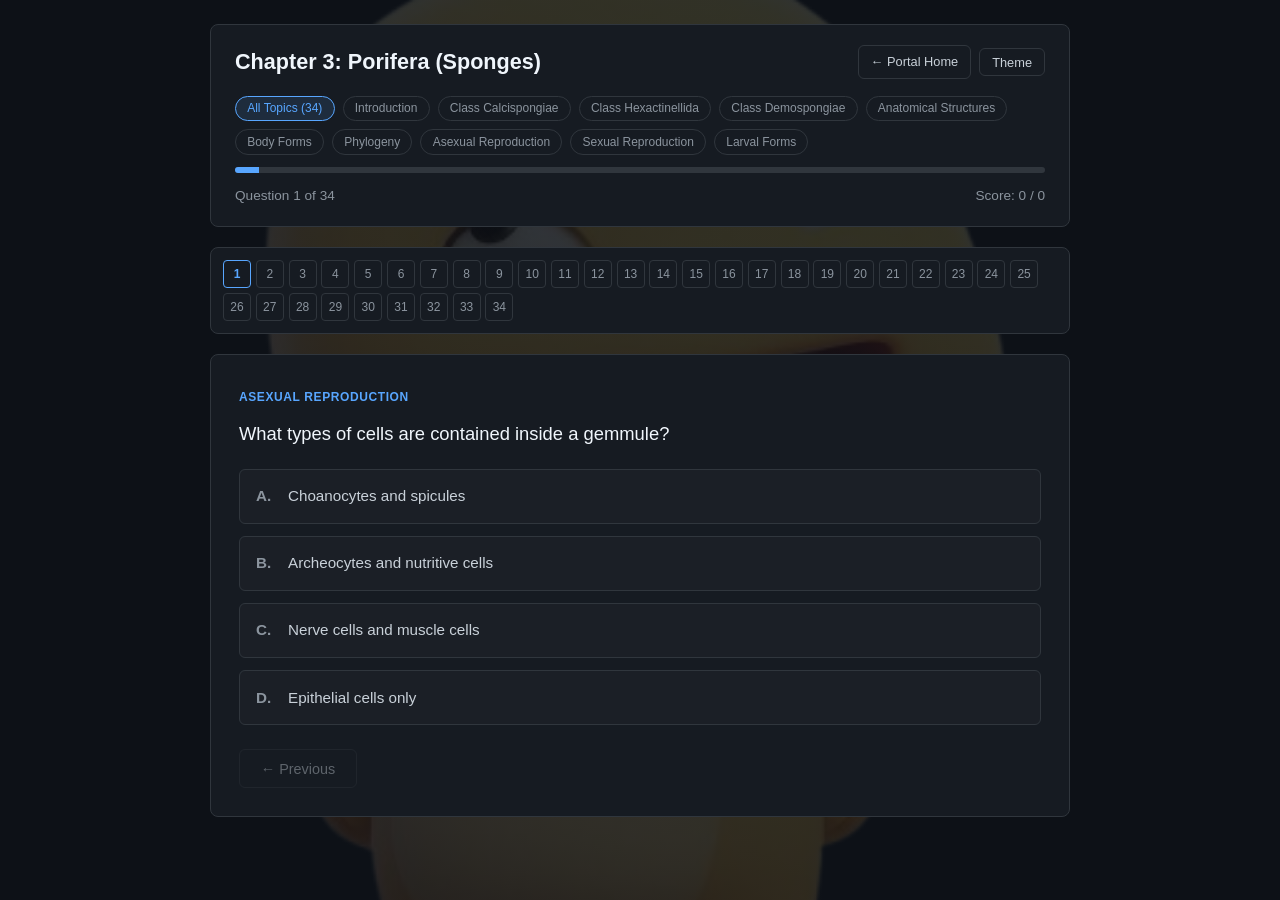
<file: Zoology/chapter3.html>
<!DOCTYPE html>
<html lang="en">
<head>
  <meta charset="UTF-8" />
  <meta name="viewport" content="width=device-width, initial-scale=1.0" />
  <title>Chapter 3: Porifera (Sponges)</title>
  <link rel="stylesheet" href="../style.css">
</head>
<body data-theme="dark">
<div class="container">
  <header>
    <div class="header-top">
      <h1>Chapter 3: Porifera (Sponges)</h1>
      <div class="nav-actions">
        <a href="Zoology.html" class="btn-action-sm">← Portal Home</a>
        <button class="btn-action-sm" onclick="toggleTheme()">Theme</button>
      </div>
    </div>
    <div class="filter-bar" id="category-filters"></div>
    <div class="progress-track"><div class="progress-fill" id="progress-bar"></div></div>
    <div class="meta-status">
      <span id="question-indicator">Question 1 of --</span>
      <span id="score-indicator">Score: 0 / 0</span>
    </div>
  </header>

  <div class="grid-jump" id="grid-jump"></div>

  <div class="card" id="quiz-card">
    <span class="category-badge" id="cat-badge">Category</span>
    <h2 class="question-title" id="question-text">Question Prompt</h2>
    <div class="options-grid" id="options-box"></div>
    <div class="explanation-panel" id="explanation-box"></div>
    <div class="nav-controls">
      <button class="btn btn-secondary" id="prev-btn" onclick="prevQuestion()" disabled>&larr; Previous</button>
      <button class="btn" id="next-btn" onclick="nextQuestion()">Next &rarr;</button>
    </div>
  </div>

  <div class="summary-card" id="summary-card">
    <h2>Chapter 3 Completed</h2>
    <div class="summary-score" id="final-score-display">0%</div>
    <p id="final-remark" style="color: var(--text-muted);"></p>
    <div style="margin-top: 1.5rem; display: flex; gap: 0.75rem; justify-content: center;">
      <a href="index.html" class="btn btn-secondary" style="text-decoration:none; display:inline-block;">Return Home</a>
      <button class="btn" onclick="resetQuiz()">Retake Quiz</button>
    </div>
    <div class="review-list" id="review-container"></div>
  </div>
</div>

<script>
const questions = [
  // --- INTRODUCTION & ETYMOLOGY ---
  {
    category: "Introduction",
    q: "What is the etymological origin of the word 'Porifera'?",
    options: ["Greek for 'sac-like'", "Latin for 'pore-bearing'", "Latin for 'water-filtering'", "Greek for 'glass-bodied'"],
    answer: 1,
    note: "The etymology is Latin porus (pore) + -ferre (to bear)[cite: 2]."
  },

  // --- CLASS CALCISPONGIAE ---
  {
    category: "Class Calcispongiae",
    q: "What is the specific composition of the spicules in Class Calcispongiae?",
    options: ["Silica", "Spongin", "Calcium carbonate", "Chitin"],
    answer: 2,
    note: "Spicule composition for Calcispongiae is Calcium carbonate[cite: 2]."
  },
  {
    category: "Class Calcispongiae",
    q: "How are the spicules structured in Class Calcispongiae?",
    options: ["Six-rayed networks", "Straight (monaxons) or with three to four rays", "Complex branching patterns", "They completely lack spicules"],
    answer: 1,
    note: "Their spicule structure is straight (monaxons) or with three to four rays[cite: 2]."
  },
  {
    category: "Class Calcispongiae",
    q: "Which of the following are representative genera of Class Calcispongiae?",
    options: ["Leucosolenia and Sycon", "Amoeba and Paramecium", "Spongillidae and Dictyostelium", "Trypanosoma and Trichonympha"],
    answer: 0,
    note: "Representative genera include Leucosolenia and Sycon[cite: 2]."
  },
  {
    category: "Class Calcispongiae",
    q: "What body organization types can be found within Class Calcispongiae?",
    options: ["Only Asconoid", "Only Leuconoid", "Asconoid, syconoid, and leuconoid structures", "Only Syconoid"],
    answer: 2,
    note: "Body organization types include Asconoid, syconoid, and leuconoid structures[cite: 2]."
  },

  // --- CLASS HEXACTINELLIDA ---
  {
    category: "Class Hexactinellida",
    q: "What is the alternative name for Class Hexactinellida?",
    options: ["Class Demospongiae", "Class Hyalospongiae", "Class Spongillidae", "Class Coccidea"],
    answer: 1,
    note: "The alternative name is Class Hyalospongiae[cite: 2]."
  },
  {
    category: "Class Hexactinellida",
    q: "What type of spicules characterizes Class Hexactinellida?",
    options: ["Calcium carbonate monaxons", "Six-rayed spicules of silica bound together to form a network", "Spongin fibers", "Absent spicules"],
    answer: 1,
    note: "They possess six-rayed spicules of silica bound together to form a network[cite: 2]."
  },
  {
    category: "Class Hexactinellida",
    q: "What is the primary habitat for nearly all members of Class Hexactinellida?",
    options: ["Freshwater streams", "Coastal tide pools", "Deep-sea environments", "Terrestrial caves"],
    answer: 2,
    note: "Nearly all are deep-sea forms[cite: 2]."
  },
  {
    category: "Class Hexactinellida",
    q: "What unique cellular organization is found in Class Hexactinellida?",
    options: ["Syncytial cell structure (multinucleate cytoplasm)", "Strictly unicellular organization", "Perfect bilateral symmetry", "Extensive extracellular matrix without nuclei"],
    answer: 0,
    note: "They have a syncytial cell structure — many nuclei within a large cell (multinucleate cytoplasm without cell membranes separating nuclei)[cite: 2]."
  },

  // --- CLASS DEMOSPONGIAE ---
  {
    category: "Class Demospongiae",
    q: "Class Demospongiae is highly significant because it contains what percentage of all living sponge species?",
    options: ["5%", "25%", "50%", "95%"],
    answer: 3,
    note: "It contains 95% of living sponge species and most large sponges[cite: 2]."
  },
  {
    category: "Class Demospongiae",
    q: "What is the composition of the spicules in Class Demospongiae?",
    options: ["Always calcium carbonate", "Siliceous but not six-rayed, or bound by spongin, or completely absent", "Strictly six-rayed silica", "Chitinous network"],
    answer: 1,
    note: "Spicules are siliceous but not six-rayed; they may be absent or bound together by spongin[cite: 2]."
  },
  {
    category: "Class Demospongiae",
    q: "Which body form is found in ALL species of Class Demospongiae?",
    options: ["Asconoid", "Syconoid", "Leuconoid", "Polyp"],
    answer: 2,
    note: "They exhibit a Leuconoid body form for all species[cite: 2]."
  },
  {
    category: "Class Demospongiae",
    q: "While almost all demosponges are marine, which family represents the only freshwater sponges?",
    options: ["Leucosolenidae", "Syconidae", "Spongillidae", "Hexactinellidae"],
    answer: 2,
    note: "The Spongillidae family represents the only freshwater sponges[cite: 2]."
  },

  // --- ANATOMICAL STRUCTURES ---
  {
    category: "Anatomical Structures",
    q: "What is the primary function of spicules in a sponge?",
    options: ["To digest food particles", "To serve as support and skeletal elements", "To carry oxygen to deeper tissues", "To produce gametes"],
    answer: 1,
    note: "Spicules are support and skeletal elements of sponge bodies[cite: 2]."
  },
  {
    category: "Anatomical Structures",
    q: "Sponge collar cells, which are specialized feeding cells, are properly known as:",
    options: ["Archeocytes", "Oocytes", "Choanocytes", "Parenchymula"],
    answer: 2,
    note: "Sponge collar cells are called Choanocytes[cite: 2]."
  },
  {
    category: "Anatomical Structures",
    q: "What specific structures make up the 'collar' of a choanocyte?",
    options: ["Calcium carbonate spikes", "A network of spongin", "A collar of microvilli surrounding a flagellum", "Six-rayed silica threads"],
    answer: 2,
    note: "Choanocytes possess a collar of microvilli surrounding a flagellum[cite: 2]."
  },
  {
    category: "Anatomical Structures",
    q: "Which cells are directly responsible for generating water currents and operating the filter-feeding mechanism in sponges?",
    options: ["Syncytial cells", "Gemmules", "Choanocytes", "Monaxons"],
    answer: 2,
    note: "Choanocytes generate water currents through the sponge body and are responsible for the filter-feeding mechanism[cite: 2]."
  },

  // --- BODY FORMS ---
  {
    category: "Body Forms",
    q: "Which is the simplest sponge body form, typically found in some calcareous sponges?",
    options: ["Syconoid", "Asconoid", "Leuconoid", "Syncytial"],
    answer: 1,
    note: "Asconoid is the simplest form; found in some calcareous sponges[cite: 2]."
  },
  {
    category: "Body Forms",
    q: "Which sponge body form is of intermediate complexity?",
    options: ["Syconoid", "Asconoid", "Leuconoid", "Hyalospongiae"],
    answer: 0,
    note: "Syconoid is the intermediate complexity form; found in some calcareous sponges[cite: 2]."
  },
  {
    category: "Body Forms",
    q: "Which body form is the most complex and is found in all demosponges?",
    options: ["Asconoid", "Syconoid", "Leuconoid", "Syncytial"],
    answer: 2,
    note: "Leuconoid is the most complex form; found in all demosponges and many other sponges[cite: 2]."
  },

  // --- PHYLOGENY & EVOLUTION ---
  {
    category: "Phylogeny",
    q: "Evolutionarily, how are sponges related to other animals?",
    options: ["They are completely unrelated to the animal kingdom", "They are considered a sister taxon to other animals", "They evolved directly from fungi", "They are the descendants of modern cnidarians"],
    answer: 1,
    note: "Sponges are considered a sister taxon to other animals, sharing many traits[cite: 2]."
  },
  {
    category: "Phylogeny",
    q: "Proteins for cell adhesion and cell-signaling in sponges show homology to:",
    options: ["Plants", "Bacteria", "Other animals", "Fungi"],
    answer: 2,
    note: "Proteins for cell adhesion and cell-signaling are homologous to other animals[cite: 2]."
  },
  {
    category: "Phylogeny",
    q: "What evidence of cellular complexity links some sponges to other animal phyla?",
    options: ["Presence of a true brain", "A basement membrane with collagen and adherens junctions with cadherin molecules", "The development of an exoskeleton", "A closed circulatory system"],
    answer: 1,
    note: "Some sponges have a basement membrane with collagen and adherens junctions with cadherin molecules that connect epithelial cells[cite: 2]."
  },
  {
    category: "Phylogeny",
    q: "Which developmental stages do sponges exhibit that are common to many other animals?",
    options: ["Pupa and imago stages", "Blastula and some form gastrula stages", "Nymph stages", "Tadpole stages"],
    answer: 1,
    note: "Sponges exhibit blastula and some form gastrula stages like many other animals[cite: 2]."
  },

  // --- REPRODUCTION ---
  {
    category: "Asexual Reproduction",
    q: "What happens during sponge fragmentation?",
    options: ["The sponge releases a toxic cloud", "Sponge pieces can regenerate into complete organisms", "The sponge dissolves into single cells that die", "The sponge changes its color"],
    answer: 1,
    note: "In fragmentation, sponge pieces can regenerate into complete organisms[cite: 2]."
  },
  {
    category: "Asexual Reproduction",
    q: "What are gemmules?",
    options: ["Sperm cells", "Specialized structures for internal budding in freshwater sponges", "External buds that fall off immediately", "The name for sponge eggs"],
    answer: 1,
    note: "Internal buds/gemmules are specialized structures in freshwater sponges[cite: 2]."
  },
  {
    category: "Asexual Reproduction",
    q: "What types of cells are contained inside a gemmule?",
    options: ["Choanocytes and spicules", "Archeocytes and nutritive cells", "Nerve cells and muscle cells", "Epithelial cells only"],
    answer: 1,
    note: "Gemmules contain archeocytes and nutritive cells[cite: 2]."
  },
  {
    category: "Asexual Reproduction",
    q: "What is the primary evolutionary advantage of producing gemmules?",
    options: ["They allow for rapid swimming", "They attract mates for sexual reproduction", "They can survive harsh conditions and germinate when conditions improve", "They produce venom to deter predators"],
    answer: 2,
    note: "Gemmules can survive harsh conditions and germinate when conditions improve[cite: 2]."
  },
  {
    category: "Sexual Reproduction",
    q: "What is the breeding system of most sponges?",
    options: ["Dioecious (separate sexes)", "Monoecious (hermaphroditic)", "Parthenogenetic", "Asexual only"],
    answer: 1,
    note: "Breeding system: Most sponges are monoecious (hermaphroditic)[cite: 2]."
  },
  {
    category: "Sexual Reproduction",
    q: "From which cells do gametes (sperm and eggs) develop in sponges?",
    options: ["Only from epithelial cells", "From choanocytes or archaeocytes", "From spicules", "From the syncytium"],
    answer: 1,
    note: "Gametes develop from choanocytes or archaeocytes[cite: 2]."
  },
  {
    category: "Sexual Reproduction",
    q: "Because the zygote is retained within the parent body and provided with nourishment until released as a larva, most sponges are considered:",
    options: ["Oviparous", "Viviparous", "Asexual", "Spore-producing"],
    answer: 1,
    note: "Most sponges are viviparous; the zygote is retained, nourished, and released as a ciliated larva[cite: 2]."
  },
  {
    category: "Sexual Reproduction",
    q: "During the fertilization process, after sperm enters a sponge through its pores, what happens next?",
    options: ["It swims directly to the egg", "It dissolves the spicules", "Choanocytes phagocytize (engulf) the sperm and transport it through the mesohyl", "It forms a new external bud immediately"],
    answer: 2,
    note: "Choanocytes phagocytize (engulf) the sperm, which is then transported through the mesohyl to oocytes[cite: 2]."
  },
  {
    category: "Larval Forms",
    q: "What is the specific type of larva found in most sponges?",
    options: ["Planula larva", "Free-swimming parenchymula larva", "Tadpole larva", "Nymph"],
    answer: 1,
    note: "The larval type is a free-swimming parenchymula larva in most sponges[cite: 2]."
  },
  {
    category: "Larval Forms",
    q: "While most sponges are viviparous, some are oviparous. What does an oviparous sponge do?",
    options: ["Releases only sperm into the air", "Releases both sperm and oocytes into the water for external fertilization", "Retains the embryo until it is a fully formed adult", "Reproduces solely by fragmentation"],
    answer: 1,
    note: "Some sponges are oviparous, releasing both sperm and oocytes into water for external fertilization[cite: 2]."
  }
];

</script>
<script src="../script.js"></script>
</body>
</html>
</file>
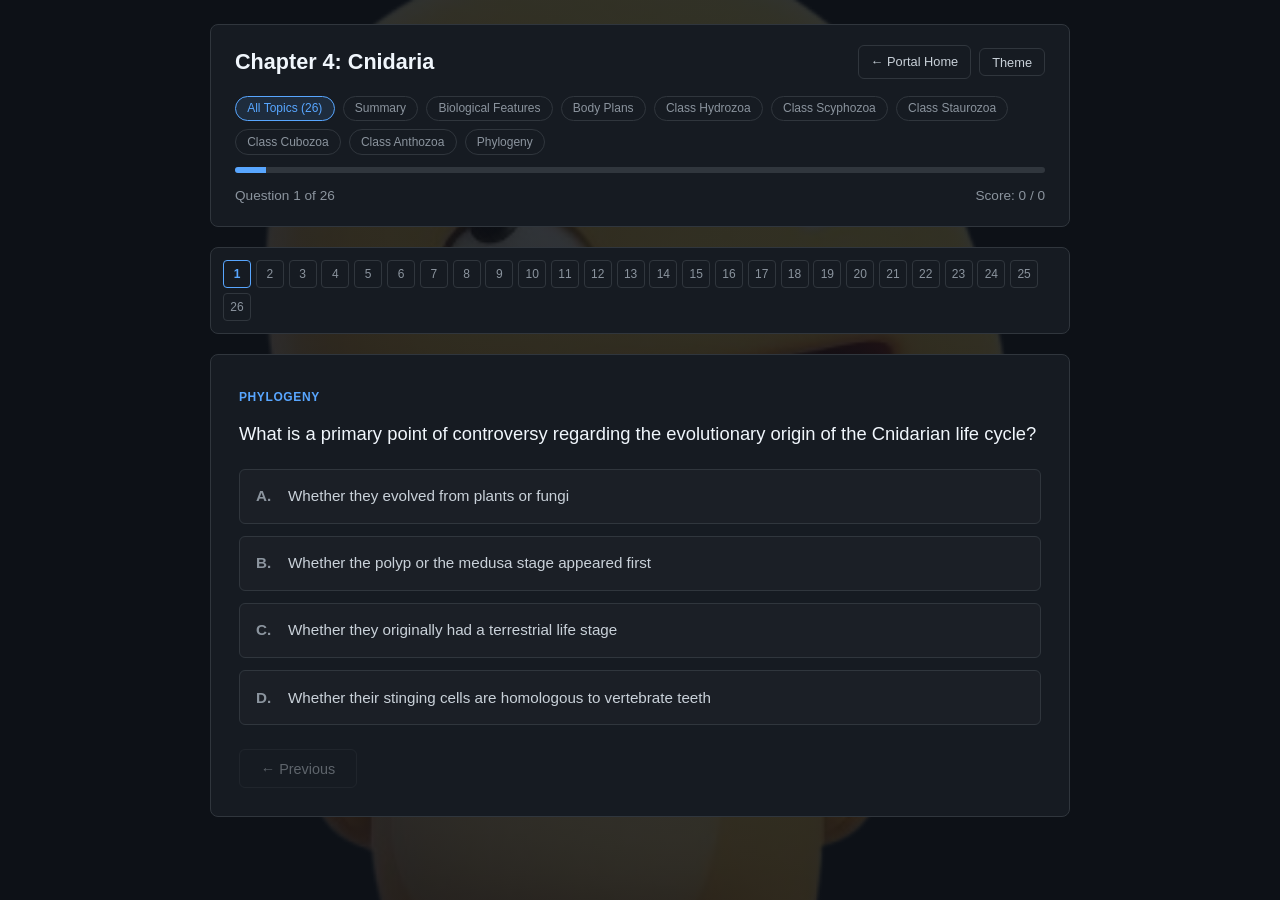
<file: Zoology/chapter4.html>
<!DOCTYPE html>
<html lang="en">
<head>
  <meta charset="UTF-8" />
  <meta name="viewport" content="width=device-width, initial-scale=1.0" />
  <title>Chapter 4: Cnidaria</title>
  <link rel="stylesheet" href="../style.css">
</head>
<body data-theme="dark">
<div class="container">
  <header>
    <div class="header-top">
      <h1>Chapter 4: Cnidaria</h1>
      <div class="nav-actions">
        <a href="Zoology.html" class="btn-action-sm">← Portal Home</a>
        <button class="btn-action-sm" onclick="toggleTheme()">Theme</button>
      </div>
    </div>
    <div class="filter-bar" id="category-filters"></div>
    <div class="progress-track"><div class="progress-fill" id="progress-bar"></div></div>
    <div class="meta-status">
      <span id="question-indicator">Question 1 of --</span>
      <span id="score-indicator">Score: 0 / 0</span>
    </div>
  </header>

  <div class="grid-jump" id="grid-jump"></div>

  <div class="card" id="quiz-card">
    <span class="category-badge" id="cat-badge">Category</span>
    <h2 class="question-title" id="question-text">Question Prompt</h2>
    <div class="options-grid" id="options-box"></div>
    <div class="explanation-panel" id="explanation-box"></div>
    <div class="nav-controls">
      <button class="btn btn-secondary" id="prev-btn" onclick="prevQuestion()" disabled>&larr; Previous</button>
      <button class="btn" id="next-btn" onclick="nextQuestion()">Next &rarr;</button>
    </div>
  </div>

  <div class="summary-card" id="summary-card">
    <h2>Chapter 4 Completed</h2>
    <div class="summary-score" id="final-score-display">0%</div>
    <p id="final-remark" style="color: var(--text-muted);"></p>
    <div style="margin-top: 1.5rem; display: flex; gap: 0.75rem; justify-content: center;">
      <a href="index.html" class="btn btn-secondary" style="text-decoration:none; display:inline-block;">Return Home</a>
      <button class="btn" onclick="resetQuiz()">Retake Quiz</button>
    </div>
    <div class="review-list" id="review-container"></div>
  </div>
</div>

<script>
const questions = [
  // --- SUMMARY & BIOLOGICAL FEATURES ---
  {
    category: "Summary",
    q: "What is the etymological meaning of the Greek root 'knide' in Cnidaria?",
    options: ["Cup", "Nettle", "Flower", "Box"],
    answer: 1,
    note: "The phylum Cnidaria gets its name from the Greek word knide, meaning 'nettle'[cite: 2]."
  },
  {
    category: "Summary",
    q: "The dimorphic body plan of Cnidarians consists of which two forms?",
    options: ["Larva and Pupa", "Trophozoite and Cyst", "Polyp and Medusa", "Asconoid and Syconoid"],
    answer: 2,
    note: "The dimorphic body plan consists of the polyp (sedentary) and medusa (free-swimming) forms[cite: 2]."
  },
  {
    category: "Biological Features",
    q: "What specialized cells are located in the invaginations of ectodermal cells and characterize the phylum Cnidaria?",
    options: ["Choanocytes", "Cnidocytes", "Ocelli", "Statocysts"],
    answer: 1,
    note: "Cnidocytes are specialized cells located in the invaginations of ectodermal (and some endodermal) cells[cite: 2]."
  },
  {
    category: "Biological Features",
    q: "What is the specific name of the stinging organelle housed within the cnidocyte?",
    options: ["Velum", "Pedalium", "Nematocyst", "Lappet"],
    answer: 2,
    note: "Nematocysts are the stinging organelles housed within cnidocytes[cite: 2]."
  },
  {
    category: "Biological Features",
    q: "While adult Cnidarians are radially symmetrical, what characteristic of their planula larva sparks debate regarding potential bilateral ancestry?",
    options: ["It possesses a hardened exoskeleton", "It forms a distinct dorsal fin", "It lacks any symmetry completely", "It exhibits an anterior–posterior axis"],
    answer: 3,
    note: "The planula larva exhibits an anterior–posterior axis, leading to debates regarding potential bilateral ancestry[cite: 2]."
  },

  // --- BODY PLANS (POLYP & MEDUSA) ---
  {
    category: "Body Plans",
    q: "Which of the following best describes the structure of the Polyp (Hydroid) form?",
    options: ["Bell-shaped with tetramerous symmetry", "Tubular body with the mouth directed upward, surrounded by tentacles", "Square umbrella with tentacles extending from corners", "Free-swimming with statocysts and ocelli"],
    answer: 1,
    note: "The polyp structure is a tubular body with the mouth directed upward, surrounded by tentacles[cite: 2]."
  },
  {
    category: "Body Plans",
    q: "How does the polyp form reproduce asexually?",
    options: ["Meiosis and fertilization", "Budding, fission, or pedal laceration", "Production of ephyrae", "Direct transformation into a new polyp"],
    answer: 1,
    note: "Polyp reproduction occurs asexually via budding, fission, or pedal laceration[cite: 2]."
  },
  {
    category: "Body Plans",
    q: "What defines a colony in the polyp form?",
    options: ["Multiple polyps swimming together in schools", "Buds that remain attached and form a shared gastrovascular cavity", "A single polyp housing multiple mutually beneficial crab species", "Polyps that rapidly cycle through medusa stages"],
    answer: 1,
    note: "If buds remain attached, they form a colony with a shared gastrovascular cavity[cite: 2]."
  },
  {
    category: "Body Plans",
    q: "What type of symmetry is characteristic of the Medusa form?",
    options: ["Bilateral symmetry", "Pentamerous (fives) symmetry", "Tetramerous (fours) symmetry", "Asymmetry"],
    answer: 2,
    note: "The Medusa form is bell- or umbrella-shaped with tetramerous (fours) symmetry[cite: 2]."
  },
  {
    category: "Body Plans",
    q: "In the medusa form, what sensory organ is specifically responsible for orientation?",
    options: ["Ocelli", "Statocysts", "Camera-type eyes", "Nematocysts"],
    answer: 1,
    note: "Medusae are equipped with statocysts for orientation[cite: 2]."
  },
  {
    category: "Body Plans",
    q: "What sensory organ in the medusa form acts as a light sensor?",
    options: ["Statocyst", "Ocelli", "Pedalium", "Coenosarc"],
    answer: 1,
    note: "Ocelli are sensory organs serving as light sensors[cite: 2]."
  },
  {
    category: "Body Plans",
    q: "What structural feature distinguishes Hydromedusae from Scyphomedusae?",
    options: ["Hydromedusae lack stinging cells", "Hydromedusae possess a velum (shelf-like fold of tissue)", "Scyphomedusae are exclusively freshwater", "Scyphomedusae possess a square umbrella"],
    answer: 1,
    note: "Hydromedusae possess a velum, whereas Scyphomedusae lack a velum[cite: 2]."
  },

  // --- CLASSIFICATION ---
  {
    category: "Class Hydrozoa",
    q: "In a colonial Hydrozoan (like Obelia sp.), what term describes the stalk structure?",
    options: ["Hydrorhiza", "Zooid", "Coenosarc", "Hydrocauli"],
    answer: 3,
    note: "The structure includes the stalk, which is called the hydrocauli[cite: 2]."
  },
  {
    category: "Class Hydrozoa",
    q: "What connects the terminal zooids in a colonial Hydrozoan?",
    options: ["Pedalium", "Coenosarc", "Velum", "Hydrorhiza"],
    answer: 1,
    note: "Terminal zooids are connected by the coenosarc[cite: 2]."
  },
  {
    category: "Class Scyphozoa",
    q: "Which class is commonly referred to as the 'Cup Animals'?",
    options: ["Cubozoa", "Anthozoa", "Scyphozoa", "Hydrozoa"],
    answer: 2,
    note: "Class Scyphozoa is known as the 'Cup Animals'[cite: 2]."
  },
  {
    category: "Class Scyphozoa",
    q: "What distinct feature is found on the umbrella margins of Scyphozoans?",
    options: ["Indentations with pairs of lappets", "Complex camera-type eyes", "A pronounced velum", "Featherlike tentacles"],
    answer: 0,
    note: "Scyphozoan umbrella margins have indentations with pairs of lappets[cite: 2]."
  },
  {
    category: "Class Staurozoa",
    q: "Which statement best describes the life cycle and structure of Class Staurozoa?",
    options: ["Medusa dominant; no polyp stage", "No medusa stage; solitary, stalked polyp that attaches to the sea bottom", "Colonial polyps with free-swimming medusae", "Only found in freshwater environments"],
    answer: 1,
    note: "Staurozoa have no medusa stage and exist as a solitary, stalked polyp that attaches to the sea bottom[cite: 2]."
  },
  {
    category: "Class Staurozoa",
    q: "What is unique about the morphology of a Staurozoan polyp?",
    options: ["It secretes a calcium carbonate shell", "The top resembles a medusa with eight 'arms' ending in tentacle clusters", "It is perfectly square", "It lacks tentacles entirely"],
    answer: 1,
    note: "The top of the Staurozoan polyp resembles a medusa with eight 'arms' ending in tentacle clusters[cite: 2]."
  },
  {
    category: "Class Cubozoa",
    q: "In Class Cubozoa, which stage is dominant?",
    options: ["The polyp stage", "The medusa stage", "Both stages are equally represented", "Neither; they exist only as planula larvae"],
    answer: 1,
    note: "In Cubozoa, the medusa is the dominant stage; the polyp is inconspicuous[cite: 2]."
  },
  {
    category: "Class Cubozoa",
    q: "From where do the tentacles of a Cubozoan medusa extend?",
    options: ["The center of the mouth", "Directly from the velum", "From corners at a pedalium", "From the coenosarc"],
    answer: 2,
    note: "The structure is a square umbrella with tentacles extending from corners at a pedalium[cite: 2]."
  },
  {
    category: "Class Cubozoa",
    q: "What highly advanced sensory structures are found in Cubozoans?",
    options: ["Echolocation organs", "Complex camera-type eyes with a lens and cornea", "Thermal pits for detecting heat", "Advanced auditory canals"],
    answer: 1,
    note: "Cubozoans possess complex eyes (ocelli and camera-type eyes with lens and cornea)[cite: 2]."
  },
  {
    category: "Class Anthozoa",
    q: "Class Anthozoa, meaning 'Flower Animals', is unique among major cnidarian classes because it:",
    options: ["Lacks a polyp stage entirely", "Consists of the polyp form only; possessing no medusa stage", "Is entirely composed of freshwater species", "Reproduces exclusively via budding"],
    answer: 1,
    note: "Anthozoans exist in the polyp form only; there is no medusa stage[cite: 2]."
  },
  {
    category: "Class Anthozoa",
    q: "What is the primary difference between Hexamerous and Octomerous body plans in Anthozoans?",
    options: ["Hexamerous polyps are colonial; Octomerous are solitary", "Hexamerous is built on multiples of six; Octomerous is built on a plan of eight with featherlike tentacles", "Hexamerous lacks stinging cells; Octomerous has them", "Hexamerous only lives in deep sea; Octomerous only in shallow water"],
    answer: 1,
    note: "Hexamerous plans are built in multiples of six, while Octomerous plans are built on a plan of eight and feature featherlike tentacles[cite: 2]."
  },
  {
    category: "Class Anthozoa",
    q: "In an Anthozoan mutualistic relationship, what do Zooxanthellae provide?",
    options: ["Cleaning and ventilation", "Transport to new feeding grounds", "Algal photosynthesis", "Food scraps from their own meals"],
    answer: 2,
    note: "Zooxanthellae are dinoflagellates providing algal photosynthesis[cite: 2]."
  },
  {
    category: "Class Anthozoa",
    q: "In their mutualistic relationship with Anthozoans, what do Damselfishes provide in exchange for protection?",
    options: ["Algal photosynthesis", "Transport and food scraps", "Cleaning and ventilation", "Nematocyst regeneration"],
    answer: 2,
    note: "Damselfishes provide cleaning and ventilation in exchange for protection[cite: 2]."
  },

  // --- PHYLOGENY ---
  {
    category: "Phylogeny",
    q: "What is a primary point of controversy regarding the evolutionary origin of the Cnidarian life cycle?",
    options: ["Whether they evolved from plants or fungi", "Whether the polyp or the medusa stage appeared first", "Whether they originally had a terrestrial life stage", "Whether their stinging cells are homologous to vertebrate teeth"],
    answer: 1,
    note: "A primary point of contention is the evolutionary origin of the life cycle: whether the polyp or the medusa stage appeared first[cite: 2]."
  }
];

</script>
<script src="../script.js"></script>
</body>
</html>
</file>
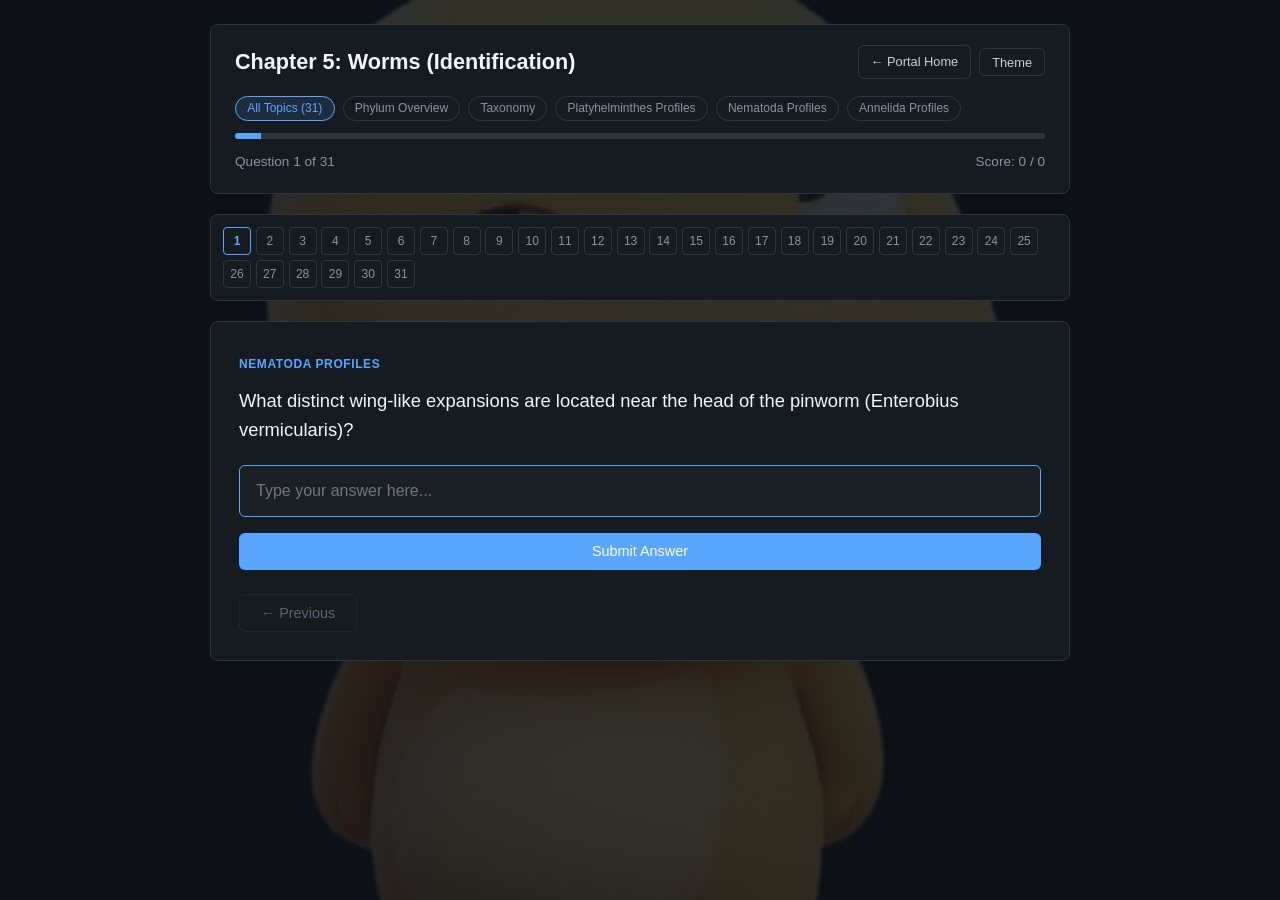
<file: Zoology/chapter5.html>
<!DOCTYPE html>
<html lang="en">
<head>
  <meta charset="UTF-8" />
  <meta name="viewport" content="width=device-width, initial-scale=1.0" />
  <title>Chapter 5: Worms (Identification)</title>
  <link rel="stylesheet" href="../style.css">
</head>
<body data-theme="dark">
<div class="container">
  <header>
    <div class="header-top">
      <h1>Chapter 5: Worms (Identification)</h1>
      <div class="nav-actions">
        <a href="Zoology.html" class="btn-action-sm">← Portal Home</a>
        <button class="btn-action-sm" onclick="toggleTheme()">Theme</button>
      </div>
    </div>
    <div class="filter-bar" id="category-filters"></div>
    <div class="progress-track"><div class="progress-fill" id="progress-bar"></div></div>
    <div class="meta-status">
      <span id="question-indicator">Question 1 of --</span>
      <span id="score-indicator">Score: 0 / 0</span>
    </div>
  </header>

  <div class="grid-jump" id="grid-jump"></div>

  <div class="card" id="quiz-card">
    <span class="category-badge" id="cat-badge">Category</span>
    <h2 class="question-title" id="question-text">Question Prompt</h2>
    
    <div class="ident-container">
      <input type="text" id="ident-input" class="ident-input" placeholder="Type your answer here..." autocomplete="off" />
      <button id="check-btn" class="btn" onclick="checkIdentAnswer()">Submit Answer</button>
    </div>

    <div class="explanation-panel" id="explanation-box"></div>
    
    <div class="nav-controls">
      <button class="btn btn-secondary" id="prev-btn" onclick="prevQuestion()" disabled>&larr; Previous</button>
      <button class="btn btn-secondary" id="next-btn" onclick="nextQuestion()" style="display: none;">Next &rarr;</button>
    </div>
  </div>

  <div class="summary-card" id="summary-card">
    <h2>Chapter 5 Completed</h2>
    <div class="summary-score" id="final-score-display">0%</div>
    <p id="final-remark" style="color: var(--text-muted);"></p>
    <div style="margin-top: 1.5rem; display: flex; gap: 0.75rem; justify-content: center;">
      <a href="index.html" class="btn btn-secondary" style="text-decoration:none; display:inline-block;">Return Home</a>
      <button class="btn" onclick="resetQuiz()">Retake Quiz</button>
    </div>
    <div class="review-list" id="review-container"></div>
  </div>
</div>

<script>
// Data structure optimized for Identification format
const questions = [
  {
    type: "ident",
    category: "Phylum Overview",
    q: "What phylum consists of dorsoventrally flattened, acoelomate worms that rely entirely on diffusion for respiration?",
    accepted: ["platyhelminthes", "flatworm"],
    displayAnswer: "Platyhelminthes (Flatworms)",
    note: "Phylum Platyhelminthes (Flatworms) are dorsoventrally flattened and acoelomate, lacking a circulatory or respiratory system."
  },
  {
    type: "ident",
    category: "Phylum Overview",
    q: "What phylum features cylindrical, unsegmented pseudocoelomates protected by a tough outer cuticle?",
    accepted: ["nematoda", "roundworm"],
    displayAnswer: "Nematoda (Roundworms)",
    note: "Phylum Nematoda (Roundworms) have a cylindrical, unsegmented body plan and are pseudocoelomates with a tough outer cuticle."
  },
  {
    type: "ident",
    category: "Phylum Overview",
    q: "What phylum is characterized by a true body cavity (coelom) and metameric segmentation?",
    accepted: ["annelid", "annelida", "segmented worm"],
    displayAnswer: "Annelida (Segmented Worms)",
    note: "Phylum Annelida (Segmented Worms) are coelomates with metameric segmentation and specialized organ systems."
  },
  {
    type: "ident",
    category: "Taxonomy",
    q: "What class of flatworms contains mostly free-living species with a ciliated epidermis, such as Dugesia?",
    accepted: ["turbellaria"],
    displayAnswer: "Turbellaria",
    note: "Class Turbellaria consists mostly of free-living flatworms with a ciliated epidermis."
  },
  {
    type: "ident",
    category: "Taxonomy",
    q: "What class consists of parasitic flukes with suckers and complex life cycles requiring intermediate hosts?",
    accepted: ["trematoda", "fluke"],
    displayAnswer: "Trematoda",
    note: "Class Trematoda includes parasitic flukes like Fasciola hepatica and Schistosoma japonicum."
  },
  {
    type: "ident",
    category: "Taxonomy",
    q: "What class consists of parasitic tapeworms that lack a digestive system and absorb nutrients directly through their body surface?",
    accepted: ["cestoda", "tapeworm"],
    displayAnswer: "Cestoda",
    note: "Class Cestoda includes parasitic tapeworms lacking a digestive system."
  },
  {
    type: "ident",
    category: "Taxonomy",
    q: "What nematode class includes major parasitic species like Ascaris lumbricoides and Enterobius vermicularis?",
    accepted: ["secernentea"],
    displayAnswer: "Secernentea",
    note: "Class Secernentea includes many significant parasitic nematodes."
  },
  {
    type: "ident",
    category: "Taxonomy",
    q: "What class of segmented worms includes mostly marine species possessing parapodia with numerous setae?",
    accepted: ["polychaeta", "polychaete"],
    displayAnswer: "Polychaeta",
    note: "Class Polychaeta consists mostly of marine worms possessing parapodia with setae."
  },
  {
    type: "ident",
    category: "Taxonomy",
    q: "What specific subclass of Clitellata includes earthworms, which possess few setae per segment and are crucial for soil aeration?",
    accepted: ["oligochaeta", "oligochaete"],
    displayAnswer: "Oligochaeta",
    note: "Subclass Oligochaeta contains earthworms, which have few setae per segment."
  },
  {
    type: "ident",
    category: "Taxonomy",
    q: "What class includes ectoparasitic or predatory segmented worms that lack parapodia and chaetae, such as leeches?",
    accepted: ["hirudinea", "leech"],
    displayAnswer: "Hirudinea",
    note: "Class Hirudinea includes leeches, which lack parapodia and chaetae."
  },
  {
    type: "ident",
    category: "Platyhelminthes Profiles",
    q: "What specific light-sensitive structures are found on the triangular anterior end of planarians (Dugesia sp.)?",
    accepted: ["ocelli", "eyespot"],
    displayAnswer: "Ocelli (eyespots)",
    note: "Dugesia anatomy features two light-sensitive ocelli on a distinct triangular anterior end."
  },
  {
    type: "ident",
    category: "Platyhelminthes Profiles",
    q: "What protective outer layer prevents the sheep liver fluke (Fasciola hepatica) from being destroyed by host digestive fluids?",
    accepted: ["tegument"],
    displayAnswer: "Tegument",
    note: "The leaf-like body is protected by a thick tegument serving as an adaptation against host digestive fluids."
  },
  {
    type: "ident",
    category: "Platyhelminthes Profiles",
    q: "What is the specialized groove in the male blood fluke (Schistosoma japonicum) used to cradle the female during copulation?",
    accepted: ["gynecophoric"],
    displayAnswer: "Gynecophoric Canal",
    note: "The Gynecophoric Canal is a groove in the male's body that cradles the female."
  },
  {
    type: "ident",
    category: "Platyhelminthes Profiles",
    q: "What anatomical structure serves as the head of a pork tapeworm (Taenia solium), armed with suckers and hooklets for mucosal attachment?",
    accepted: ["scolex"],
    displayAnswer: "Scolex",
    note: "The Scolex (head) is armed with suckers and hooklets for mucosal attachment."
  },
  {
    type: "ident",
    category: "Platyhelminthes Profiles",
    q: "What is the term for the individual tapeworm segments that contain male and female reproductive organs?",
    accepted: ["proglottid"],
    displayAnswer: "Proglottids",
    note: "Proglottids are the chain of segments containing male and female reproductive organs."
  },
  {
    type: "ident",
    category: "Platyhelminthes Profiles",
    q: "What specific animal serves as the intermediate host for the beef tapeworm (Taenia saginata)?",
    accepted: ["cattle", "cow"],
    displayAnswer: "Cattle",
    note: "Taenia saginata (beef tapeworm) utilizes cattle as its intermediate host."
  },
  {
    type: "ident",
    category: "Nematoda Profiles",
    q: "What distinct wing-like expansions are located near the head of the pinworm (Enterobius vermicularis)?",
    accepted: ["alae", "cephalic"],
    displayAnswer: "Cephalic alae",
    note: "Enterobius vermicularis features distinct cephalic alae (wing-like expansions near the head)."
  },
  {
    type: "ident",
    category: "Nematoda Profiles",
    q: "What specialized anterior organ in the whipworm (Trichuris trichiura) embeds into the host's intestinal lining?",
    accepted: ["stichosome"],
    displayAnswer: "Stichosome",
    note: "The Stichosome is a specialized anterior organ that embeds into the host's intestinal lining."
  },
  {
    type: "ident",
    category: "Nematoda Profiles",
    q: "What distinct physical feature characterizes the barrel-shaped eggs of the whipworm (Trichuris trichiura)?",
    accepted: ["polar plug"],
    displayAnswer: "Polar plugs on both ends",
    note: "The barrel-shaped eggs are characterized by distinct polar plugs on both ends."
  },
  {
    type: "ident",
    category: "Nematoda Profiles",
    q: "What is the protective, host-derived capsule that encases Trichinella spiralis larvae to maintain dormancy inside host muscle fibers?",
    accepted: ["nurse cell"],
    displayAnswer: "Nurse cell",
    note: "The larva is encased in a protective host-derived capsule called a nurse cell."
  },
  {
    type: "ident",
    category: "Nematoda Profiles",
    q: "What specific pathology or disease is caused by infection from the Trichinella spiralis worm?",
    accepted: ["trichinosis", "trichinellosis"],
    displayAnswer: "Trichinosis (trichinellosis)",
    note: "Trichinella spiralis causes trichinosis (trichinellosis)."
  },
  {
    type: "ident",
    category: "Nematoda Profiles",
    q: "What distinct anatomical feature surrounds the anterior mouth of the giant intestinal roundworm (Ascaris lumbricoides)?",
    accepted: ["lip", "three lip"],
    displayAnswer: "Three distinct lips",
    note: "The mouth at the anterior end of Ascaris is surrounded by three distinct lips."
  },
  {
    type: "ident",
    category: "Nematoda Profiles",
    q: "In Ascaris lumbricoides, how does the posterior end of the male differ from that of the larger female?",
    accepted: ["curved", "hooked"],
    displayAnswer: "The male has a curved posterior end",
    note: "Males are smaller with a curved posterior end; females are larger with a straight posterior end."
  },
  {
    type: "ident",
    category: "Annelida Profiles",
    q: "What lateral structures on the segments of the clam worm (Nereis sp.) function in both locomotion and respiration?",
    accepted: ["parapodia", "parapodium"],
    displayAnswer: "Parapodia",
    note: "Lateral parapodia on each segment support bristles and function in both locomotion and respiration."
  },
  {
    type: "ident",
    category: "Annelida Profiles",
    q: "What is the specific term for the well-developed head region of Nereis featuring sensory tentacles, palps, and cirri?",
    accepted: ["prostomium"],
    displayAnswer: "Prostomium",
    note: "The well-developed head region is called the prostomium."
  },
  {
    type: "ident",
    category: "Annelida Profiles",
    q: "What structures are found on the eversible pharynx of the clam worm for capturing food?",
    accepted: ["jaw", "chitinous jaw"],
    displayAnswer: "Chitinous jaws",
    note: "The eversible pharynx is equipped with chitinous jaws for capturing food."
  },
  {
    type: "ident",
    category: "Annelida Profiles",
    q: "What external features on the medicinal leech (Hirudo medicinalis) resemble segments but do not correspond directly to internal segmentation?",
    accepted: ["annulation", "ring"],
    displayAnswer: "Annulations",
    note: "The body surface exhibits external rings called annulations."
  },
  {
    type: "ident",
    category: "Annelida Profiles",
    q: "What term describes the blood-feeding behavior utilized by the anterior and posterior suckers of the medicinal leech?",
    accepted: ["hematophagous", "hematophagy", "blood-feeding", "blood feeding"],
    displayAnswer: "Hematophagous feeding",
    note: "Suckers are utilized for movement and hematophagous (blood) feeding."
  },
  {
    type: "ident",
    category: "Annelida Profiles",
    q: "What internal partitions exactly match the external cylindrical segments of the earthworm (Lumbricus terrestris)?",
    accepted: ["septa", "septum"],
    displayAnswer: "Septa",
    note: "External segments match internal partitions called septa."
  },
  {
    type: "ident",
    category: "Annelida Profiles",
    q: "What prominent, swollen glandular band near the anterior end of an earthworm secretes a reproductive cocoon?",
    accepted: ["clitellum"],
    displayAnswer: "Clitellum",
    note: "The Clitellum is a prominent, swollen glandular band that secretes a reproductive cocoon."
  },
  {
    type: "ident",
    category: "Annelida Profiles",
    q: "Through what anatomical structures does respiration entirely occur in the earthworm?",
    accepted: ["cuticle", "body wall", "skin", "diffusion"],
    displayAnswer: "A thin, moist, cuticle-covered body wall (via diffusion)",
    note: "Respiration occurs entirely via diffusion through a thin, moist, cuticle-covered body wall."
  }
];

</script>
<script src="../script.js"></script>
</body>
</html>
</file>
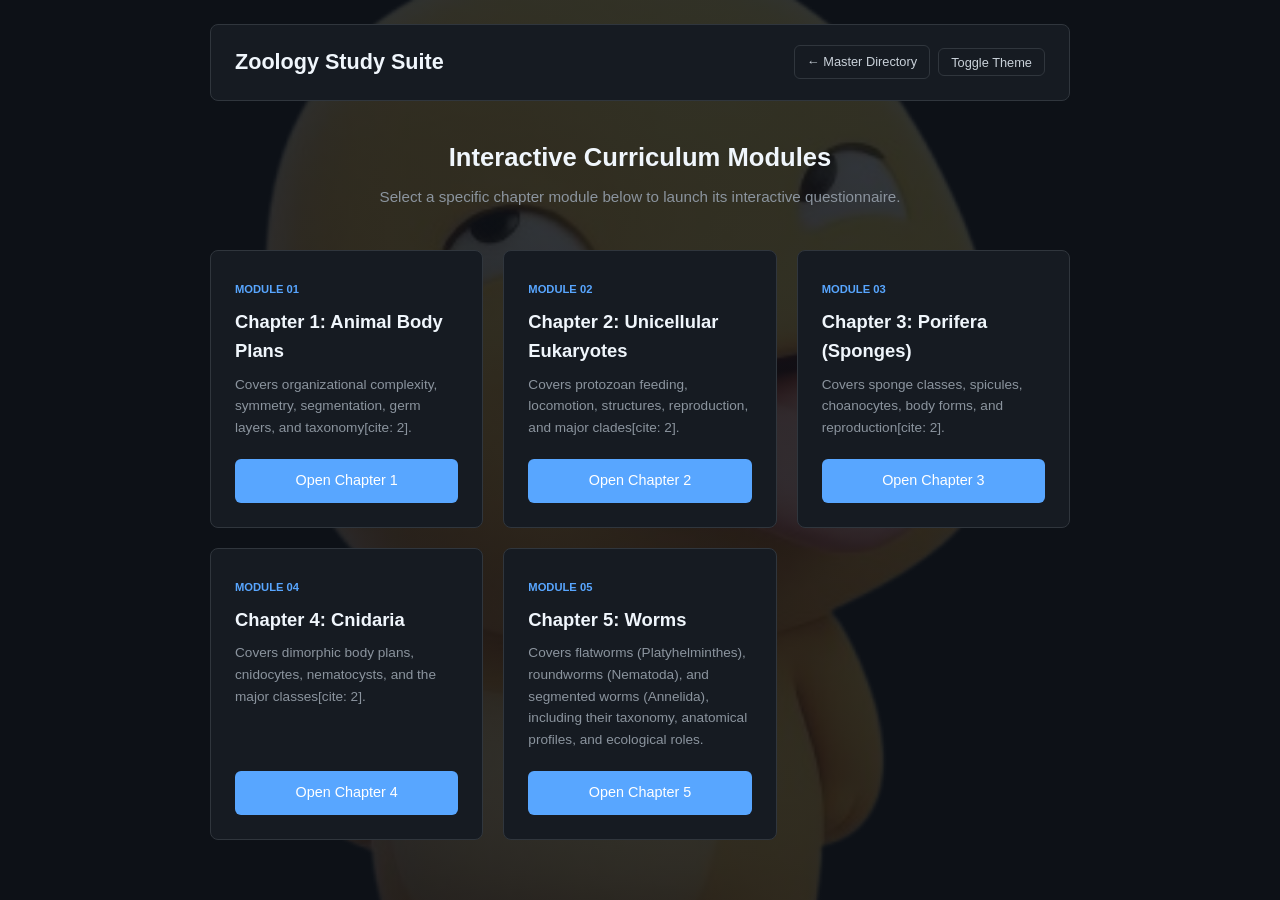
<file: Zoology/Zoology.html>
<!DOCTYPE html>
<html lang="en">
<head>
  <meta charset="UTF-8" />
  <meta name="viewport" content="width=device-width, initial-scale=1.0" />
  <title>Zoology Study Suite — Comprehensive Exam Portal</title>
  <link rel="stylesheet" href="../style.css">
</head>
<body data-theme="dark">

<div class="container">
  <header>
    <h1>Zoology Study Suite</h1>
    <div class="nav-actions">
      <!-- Navigates back to the master unified hub -->
      <a href="../index.html" class="btn-action-sm">← Master Directory</a>
      <button class="btn-action-sm" onclick="toggleTheme()">Toggle Theme</button>
    </div>
  </header>

  <div class="index-hero">
    <h2>Interactive Curriculum Modules</h2>
    <p>Select a specific chapter module below to launch its interactive questionnaire.</p>
  </div>

  <div class="lesson-grid">
    <div class="lesson-card">
      <div>
        <span class="lesson-badge">Module 01</span>
        <h3>Chapter 1: Animal Body Plans</h3>
        <p>Covers organizational complexity, symmetry, segmentation, germ layers, and taxonomy[cite: 2].</p>
      </div>
      <a href="chapter1.html" class="btn">Open Chapter 1</a>
    </div>

    <div class="lesson-card">
      <div>
        <span class="lesson-badge">Module 02</span>
        <h3>Chapter 2: Unicellular Eukaryotes</h3>
        <p>Covers protozoan feeding, locomotion, structures, reproduction, and major clades[cite: 2].</p>
      </div>
      <a href="chapter2.html" class="btn">Open Chapter 2</a>
    </div>

    <div class="lesson-card">
      <div>
        <span class="lesson-badge">Module 03</span>
        <h3>Chapter 3: Porifera (Sponges)</h3>
        <p>Covers sponge classes, spicules, choanocytes, body forms, and reproduction[cite: 2].</p>
      </div>
      <a href="chapter3.html" class="btn">Open Chapter 3</a>
    </div>

    <div class="lesson-card">
      <div>
        <span class="lesson-badge">Module 04</span>
        <h3>Chapter 4: Cnidaria</h3>
        <p>Covers dimorphic body plans, cnidocytes, nematocysts, and the major classes[cite: 2].</p>
      </div>
      <a href="chapter4.html" class="btn">Open Chapter 4</a>
    </div>

    <div class="lesson-card">
      <div>
        <span class="lesson-badge">Module 05</span>
        <h3>Chapter 5: Worms</h3>
        <p>Covers flatworms (Platyhelminthes), roundworms (Nematoda), and segmented worms (Annelida), including their taxonomy, anatomical profiles, and ecological roles.</p>
      </div>
      <a href="chapter5.html" class="btn">Open Chapter 5</a>
    </div>

  </div>
</div>

<script>
  function toggleTheme() {
    const current = document.body.getAttribute("data-theme");
    document.body.setAttribute("data-theme", current === "light" ? "dark" : "light");
  }
</script>
</body>
</html>
</file>
<file: style.css>
:root {
  --bg: #0d1117;
  --card-bg: #161b22;
  --border: #30363d;
  --text: #c9d1d9;
  --text-heading: #f0f6fc;
  --text-muted: #8b949e;
  --accent: #58a6ff;
  --accent-hover: #1f6feb;
  --accent-glow: rgba(88, 166, 255, 0.12);
  --correct-bg: rgba(46, 160, 67, 0.15);
  --correct-border: #2ea043;
  --correct-text: #3fb950;
  --wrong-bg: rgba(248, 81, 73, 0.15);
  --wrong-border: #f85149;
  --wrong-text: #ff7b72;
  --radius: 8px;
}

[data-theme="light"] {
  --bg: #f6f8fa;
  --card-bg: #ffffff;
  --border: #d0d7de;
  --text: #24292f;
  --text-heading: #0969da;
  --text-muted: #57606a;
  --accent: #0969da;
  --accent-hover: #084298;
  --accent-glow: rgba(9, 105, 218, 0.08);
  --correct-bg: #dafbe1;
  --correct-border: #1a7f37;
  --correct-text: #1a7f37;
  --wrong-bg: #ffebe9;
  --wrong-border: #cf222e;
  --wrong-text: #cf222e;
}

* { 
  box-sizing: border-box; 
  margin: 0; 
  padding: 0; 
}

body {
  font-family: -apple-system, BlinkMacSystemFont, "Segoe UI", Roboto, Helvetica, Arial, sans-serif;
  background-color: var(--bg);
  /* Background gradient overlay applied globally */
  background-image: linear-gradient(color-mix(in srgb, var(--bg) 85%, transparent), color-mix(in srgb, var(--bg) 85%, transparent)), url('Assets/nailong.png');
  background-size: cover;
  background-position: center;
  background-attachment: fixed;
  color: var(--text);
  line-height: 1.6;
  min-height: 100vh;
  display: flex;
  flex-direction: column;
  align-items: center;
  padding: 1.5rem 1rem;
}

.container {
  width: 100%;
  max-width: 860px;
}

/* =========================================
   HEADER & NAVIGATION
   ========================================= */
/* =========================================
   HEADER & NAVIGATION FIXES
   ========================================= */
header {
  background: var(--card-bg);
  border: 1px solid var(--border);
  border-radius: var(--radius);
  padding: 1.25rem 1.5rem;
  margin-bottom: 1.25rem;
  
  /* Fix: Keeps index items on the same row, but allows chapter items to stack */
  display: flex;
  flex-wrap: wrap;
  justify-content: space-between;
  align-items: center;
  gap: 0.75rem;
}

/* Forces the chapter elements to take up the full width so they stack neatly */
.header-top, .filter-bar, .progress-track, .meta-status {
  width: 100%;
}

.header-top {
  display: flex;
  justify-content: space-between;
  align-items: center;
}

h1 {
  font-size: 1.35rem;
  color: var(--text-heading);
  font-weight: 600;
  margin: 0;
}

.nav-actions {
  display: flex;
  gap: 0.5rem;
  align-items: center;
  flex-wrap: nowrap; /* Prevents buttons from dropping below each other */
}

.btn-action-sm {
  background: transparent;
  border: 1px solid var(--border);
  color: var(--text);
  padding: 0.35rem 0.75rem;
  border-radius: 6px;
  font-size: 0.8rem;
  cursor: pointer;
  transition: all 0.2s;
  text-decoration: none;
  display: inline-flex;
  align-items: center;
  white-space: nowrap; /* Prevents the text inside the button from breaking into two lines */
}

.btn-action-sm:hover { 
  border-color: var(--accent); 
  color: var(--accent); 
}

.btn-action-sm:hover { 
  border-color: var(--accent); 
  color: var(--accent); 
}

/* =========================================
   INDEX & DIRECTORY PAGES (Hero & Grid)
   ========================================= */
.index-hero {
  margin-bottom: 1.5rem;
  text-align: center;
  padding: 1rem 0;
}

.index-hero h2 { 
  font-size: 1.6rem; 
  color: var(--text-heading); 
  margin-bottom: 0.5rem; 
}

.index-hero p { 
  color: var(--text-muted); 
  font-size: 0.95rem; 
}

.lesson-grid {
  display: grid;
  grid-template-columns: repeat(auto-fit, minmax(260px, 1fr));
  gap: 1.25rem;
  margin-bottom: 2rem;
}

.lesson-card {
  background: var(--card-bg);
  border: 1px solid var(--border);
  border-radius: var(--radius);
  padding: 1.5rem;
  display: flex;
  flex-direction: column;
  justify-content: space-between;
  transition: transform 0.2s, border-color 0.2s;
}

.lesson-card:hover {
  transform: translateY(-2px);
  border-color: var(--accent);
}

.lesson-card h3 { 
  font-size: 1.15rem; 
  color: var(--text-heading); 
  margin-bottom: 0.5rem; 
}

.lesson-card p { 
  font-size: 0.85rem; 
  color: var(--text-muted); 
  margin-bottom: 1.25rem; 
  flex-grow: 1; 
}

.lesson-badge {
  display: inline-block;
  font-size: 0.7rem;
  font-weight: 600;
  color: var(--accent);
  text-transform: uppercase;
  margin-bottom: 0.5rem;
}

/* =========================================
   CHAPTER QUIZ UI (Filters, Progress, Jump Grid)
   ========================================= */
.filter-bar {
  display: flex;
  flex-wrap: wrap;
  gap: 0.5rem;
  margin-top: 0.25rem;
}

.filter-btn {
  background: transparent;
  border: 1px solid var(--border);
  color: var(--text-muted);
  padding: 0.3rem 0.7rem;
  border-radius: 20px;
  font-size: 0.75rem;
  cursor: pointer;
  transition: all 0.2s;
}

.filter-btn.active, .filter-btn:hover {
  background: var(--accent-glow);
  border-color: var(--accent);
  color: var(--accent);
}

.progress-track {
  width: 100%;
  height: 6px;
  background: var(--border);
  border-radius: 3px;
  overflow: hidden;
}

.progress-fill {
  height: 100%;
  width: 0%;
  background: var(--accent);
  transition: width 0.3s ease;
}

.meta-status {
  display: flex;
  justify-content: space-between;
  font-size: 0.85rem;
  color: var(--text-muted);
}

.grid-jump {
  display: flex;
  flex-wrap: wrap;
  gap: 0.3rem;
  margin-bottom: 1.25rem;
  padding: 0.75rem;
  background: var(--card-bg);
  border: 1px solid var(--border);
  border-radius: var(--radius);
  max-height: 135px;
  overflow-y: auto;
}

.grid-btn {
  width: 28px;
  height: 28px;
  border-radius: 4px;
  border: 1px solid var(--border);
  background: transparent;
  color: var(--text-muted);
  font-size: 0.75rem;
  cursor: pointer;
  display: flex;
  align-items: center;
  justify-content: center;
}

.grid-btn.current {
  border-color: var(--accent);
  color: var(--accent);
  font-weight: bold;
}

.grid-btn.answered-correct {
  background: var(--correct-bg);
  border-color: var(--correct-border);
  color: var(--correct-text);
}

.grid-btn.answered-wrong {
  background: var(--wrong-bg);
  border-color: var(--wrong-border);
  color: var(--wrong-text);
}

/* =========================================
   QUIZ CARDS & QUESTIONS
   ========================================= */
.card {
  background: var(--card-bg);
  border: 1px solid var(--border);
  border-radius: var(--radius);
  padding: 1.75rem;
  margin-bottom: 1.25rem;
}

.category-badge {
  display: inline-block;
  font-size: 0.75rem;
  text-transform: uppercase;
  letter-spacing: 0.05em;
  color: var(--accent);
  margin-bottom: 0.75rem;
  font-weight: 600;
}

.type-badge {
  font-size: 0.7rem;
  padding: 0.2rem 0.5rem;
  border-radius: 4px;
  background: var(--border);
  color: var(--text);
  float: right;
  margin-top: -0.2rem;
}

.question-title {
  font-size: 1.15rem;
  color: var(--text-heading);
  margin-bottom: 1.25rem;
  font-weight: 500;
}

/* Multiple Choice Questions */
.options-grid {
  display: flex;
  flex-direction: column;
  gap: 0.75rem;
}

.option-item {
  display: flex;
  align-items: flex-start;
  gap: 0.75rem;
  padding: 0.9rem 1rem;
  background: rgba(255, 255, 255, 0.02);
  border: 1px solid var(--border);
  border-radius: 6px;
  cursor: pointer;
  font-size: 0.95rem;
  color: var(--text);
}

.option-item:hover:not(.disabled) {
  border-color: var(--accent);
  background: var(--accent-glow);
}

.option-item.correct {
  background: var(--correct-bg) !important;
  border-color: var(--correct-border) !important;
  color: var(--correct-text) !important;
}

.option-item.wrong {
  background: var(--wrong-bg) !important;
  border-color: var(--wrong-border) !important;
  color: var(--wrong-text) !important;
}

.option-key {
  font-weight: 600;
  color: var(--text-muted);
  min-width: 1.25rem;
}

/* Identification Questions */
.ident-container {
  display: flex;
  flex-direction: column;
  gap: 1rem;
  margin-bottom: 1rem;
}

.ident-input {
  width: 100%;
  padding: 1rem;
  font-size: 1rem;
  background: rgba(255, 255, 255, 0.02);
  border: 1px solid var(--border);
  border-radius: 6px;
  color: var(--text);
  outline: none;
  transition: border-color 0.2s;
}

.ident-input:focus { border-color: var(--accent); }
.ident-input:disabled { opacity: 0.6; cursor: not-allowed; }

/* Explanations & Overrides */
.explanation-panel {
  margin-top: 1.25rem;
  padding: 1rem;
  border-radius: 6px;
  font-size: 0.95rem;
  display: none;
  line-height: 1.6;
}

.explanation-panel.show { display: block; }
.explanation-panel.correct {
  background: var(--correct-bg);
  border: 1px solid var(--correct-border);
  color: var(--correct-text);
}
.explanation-panel.wrong {
  background: var(--wrong-bg);
  border: 1px solid var(--wrong-border);
  color: var(--wrong-text);
}

.override-btn {
  background: transparent;
  border: 1px solid var(--correct-border);
  color: var(--correct-text);
  padding: 0.3rem 0.6rem;
  border-radius: 4px;
  font-size: 0.8rem;
  cursor: pointer;
  margin-top: 0.75rem;
  display: inline-block;
}

.override-btn:hover {
  background: var(--correct-border);
  color: #fff;
}

/* =========================================
   BUTTONS
   ========================================= */
.nav-controls {
  display: flex;
  justify-content: space-between;
  margin-top: 1.5rem;
  align-items: center;
}

.btn {
  background: var(--accent);
  color: #ffffff;
  border: none;
  padding: 0.65rem 1.3rem;
  border-radius: 6px;
  font-size: 0.9rem;
  font-weight: 500;
  cursor: pointer;
  transition: background 0.2s;
  text-align: center;
  text-decoration: none;
  display: block;
}

.btn:hover { background: var(--accent-hover); }
.btn:disabled { opacity: 0.4; cursor: not-allowed; }

.btn-secondary {
  background: transparent;
  border: 1px solid var(--border);
  color: var(--text);
}

/* =========================================
   SUMMARY & REVIEW CARDS
   ========================================= */
.summary-card {
  display: none;
  background: var(--card-bg);
  border: 1px solid var(--border);
  border-radius: var(--radius);
  padding: 2rem;
  text-align: center;
}

.summary-score {
  font-size: 3rem;
  font-weight: 700;
  color: var(--accent);
  margin: 1rem 0;
}

.review-list {
  margin-top: 2rem;
  text-align: left;
  display: flex;
  flex-direction: column;
  gap: 1rem;
}

.review-item {
  padding: 1rem;
  border: 1px solid var(--border);
  border-radius: 6px;
  font-size: 0.9rem;
}

.review-item.pass { border-left: 4px solid var(--correct-border); }
.review-item.fail { border-left: 4px solid var(--wrong-border); }
</file>
